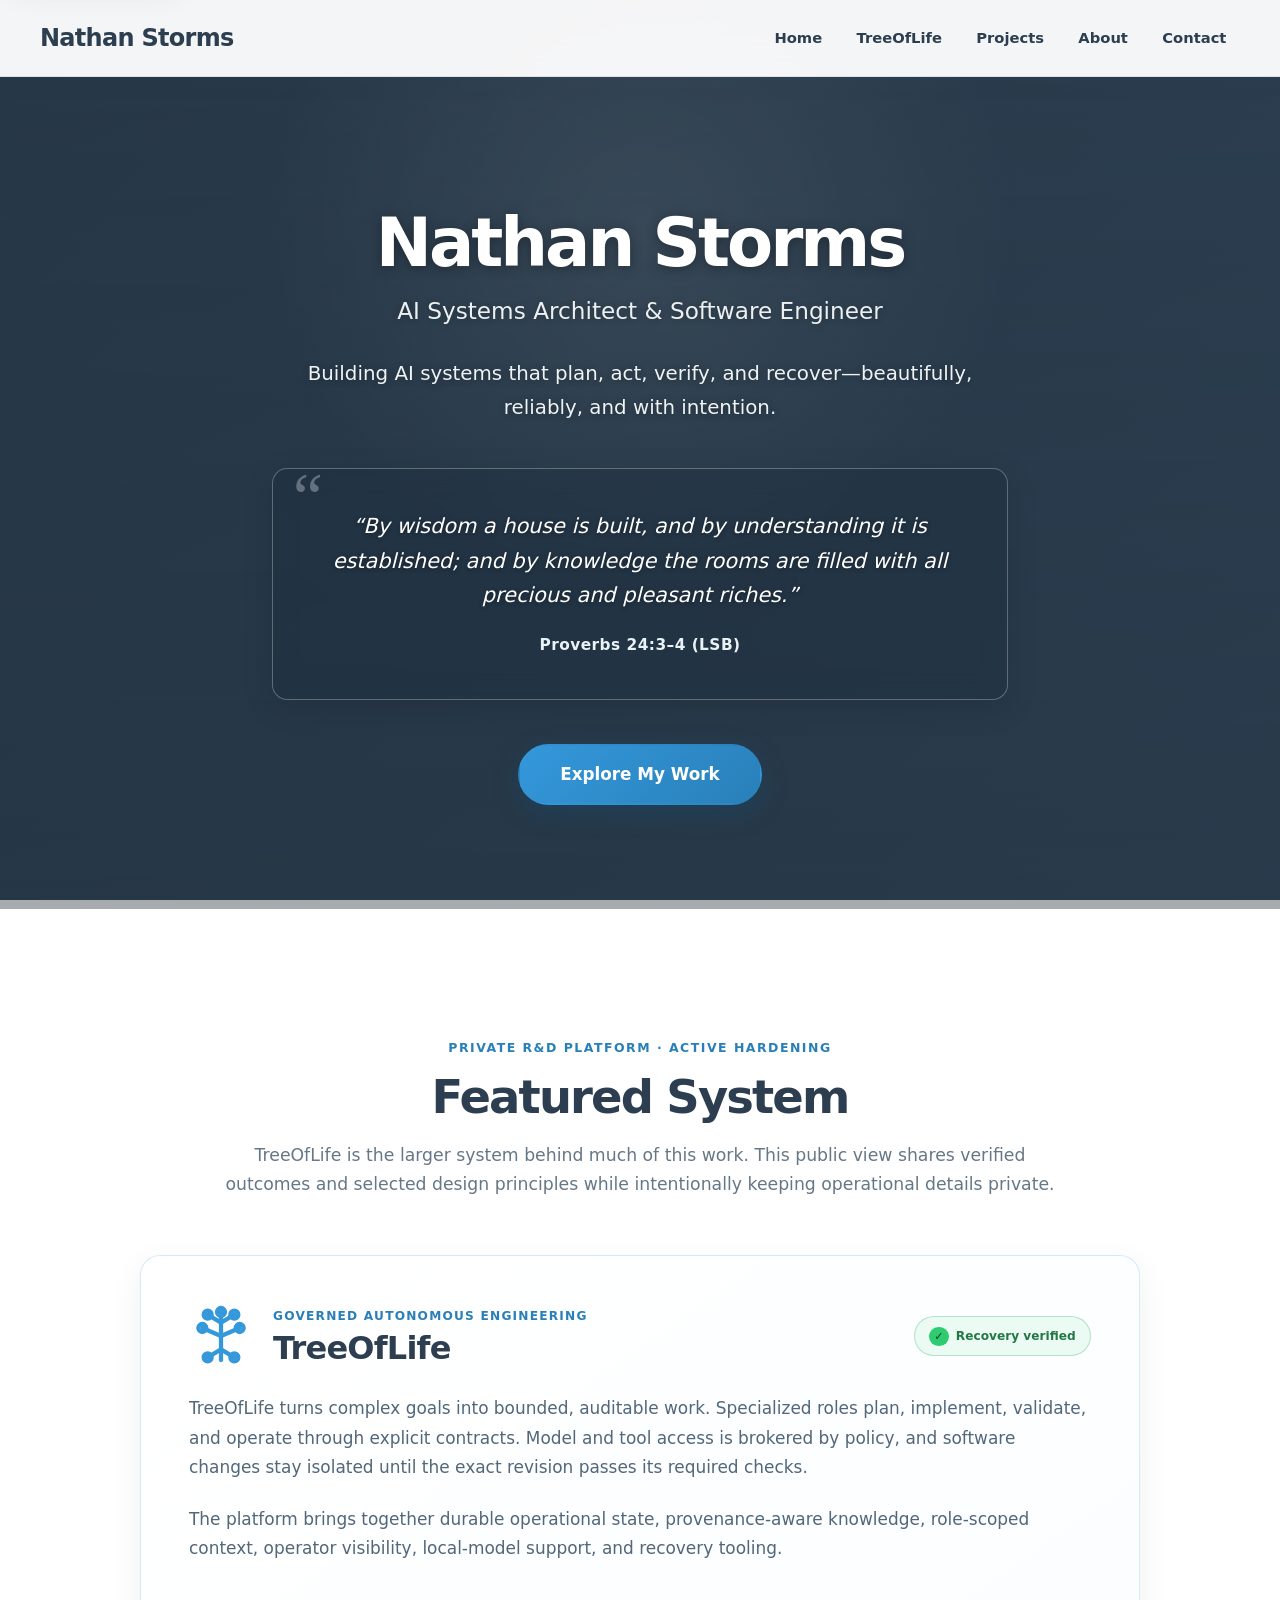
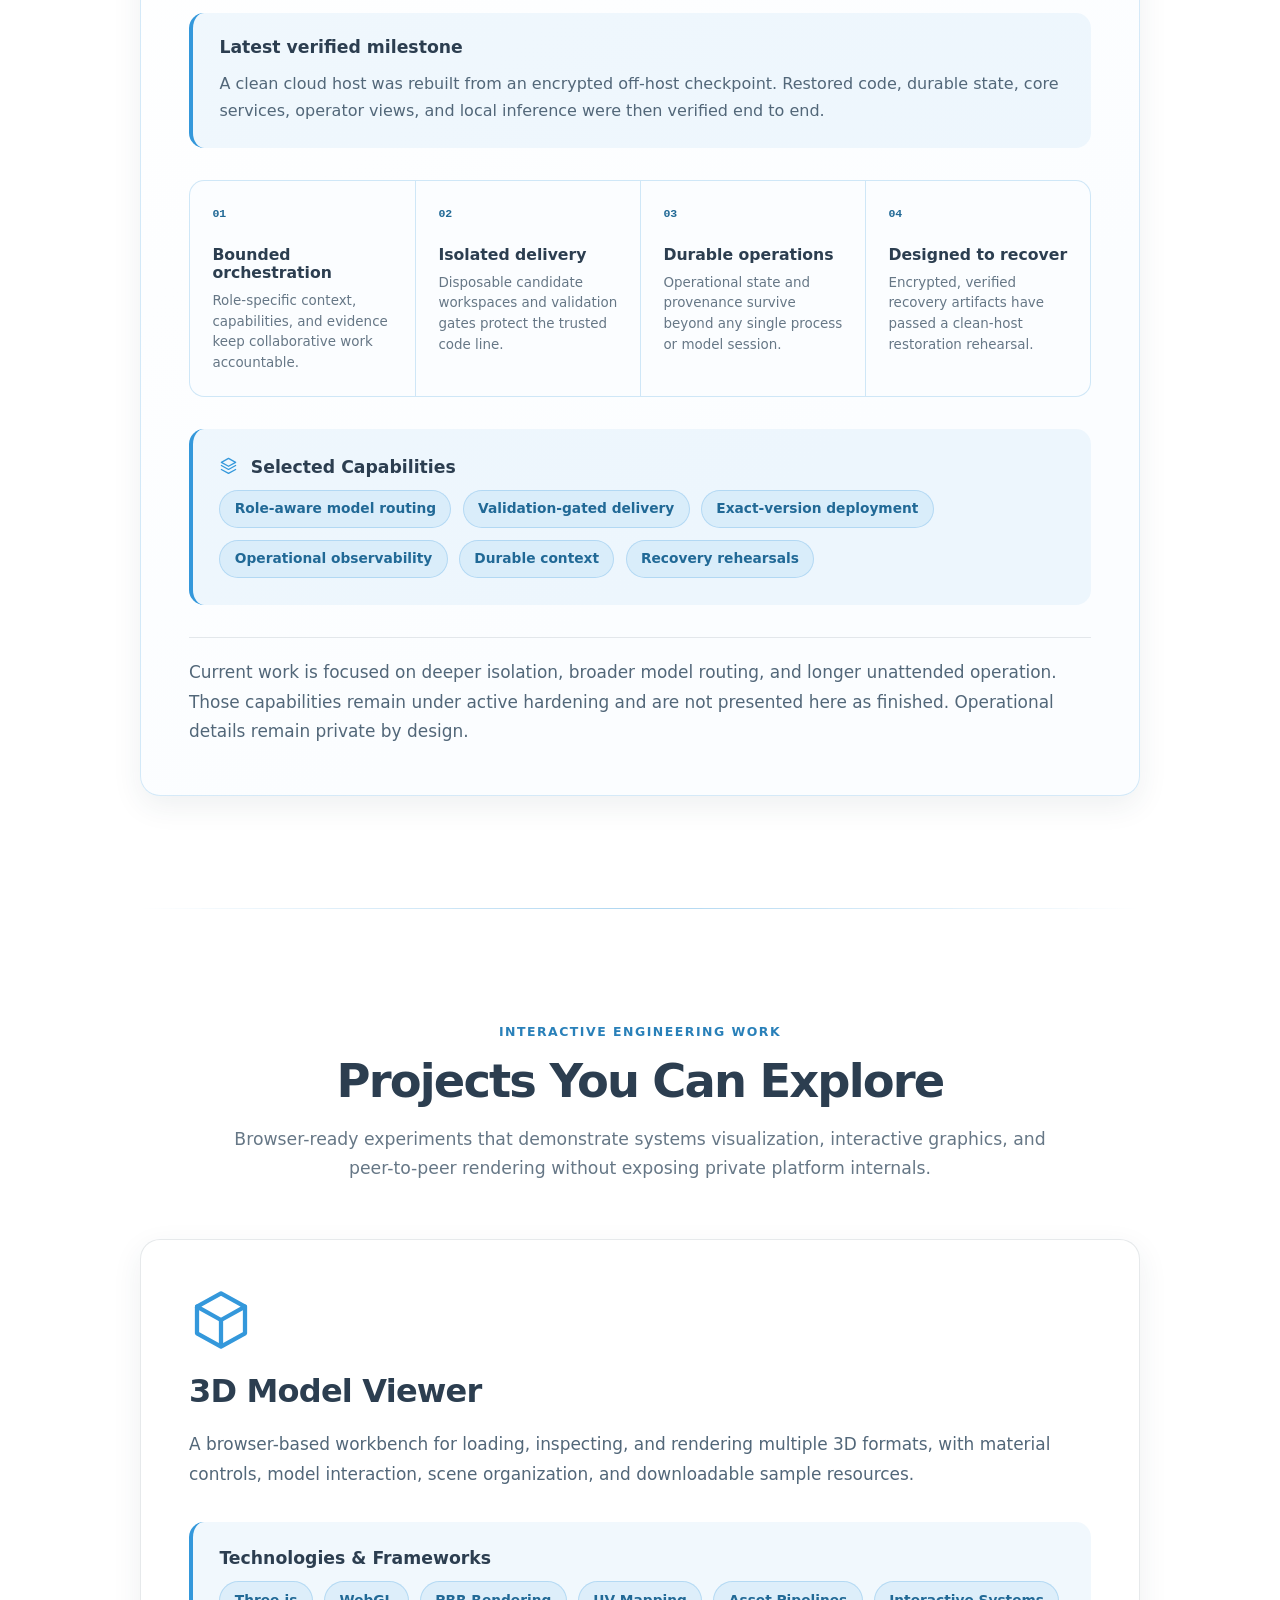
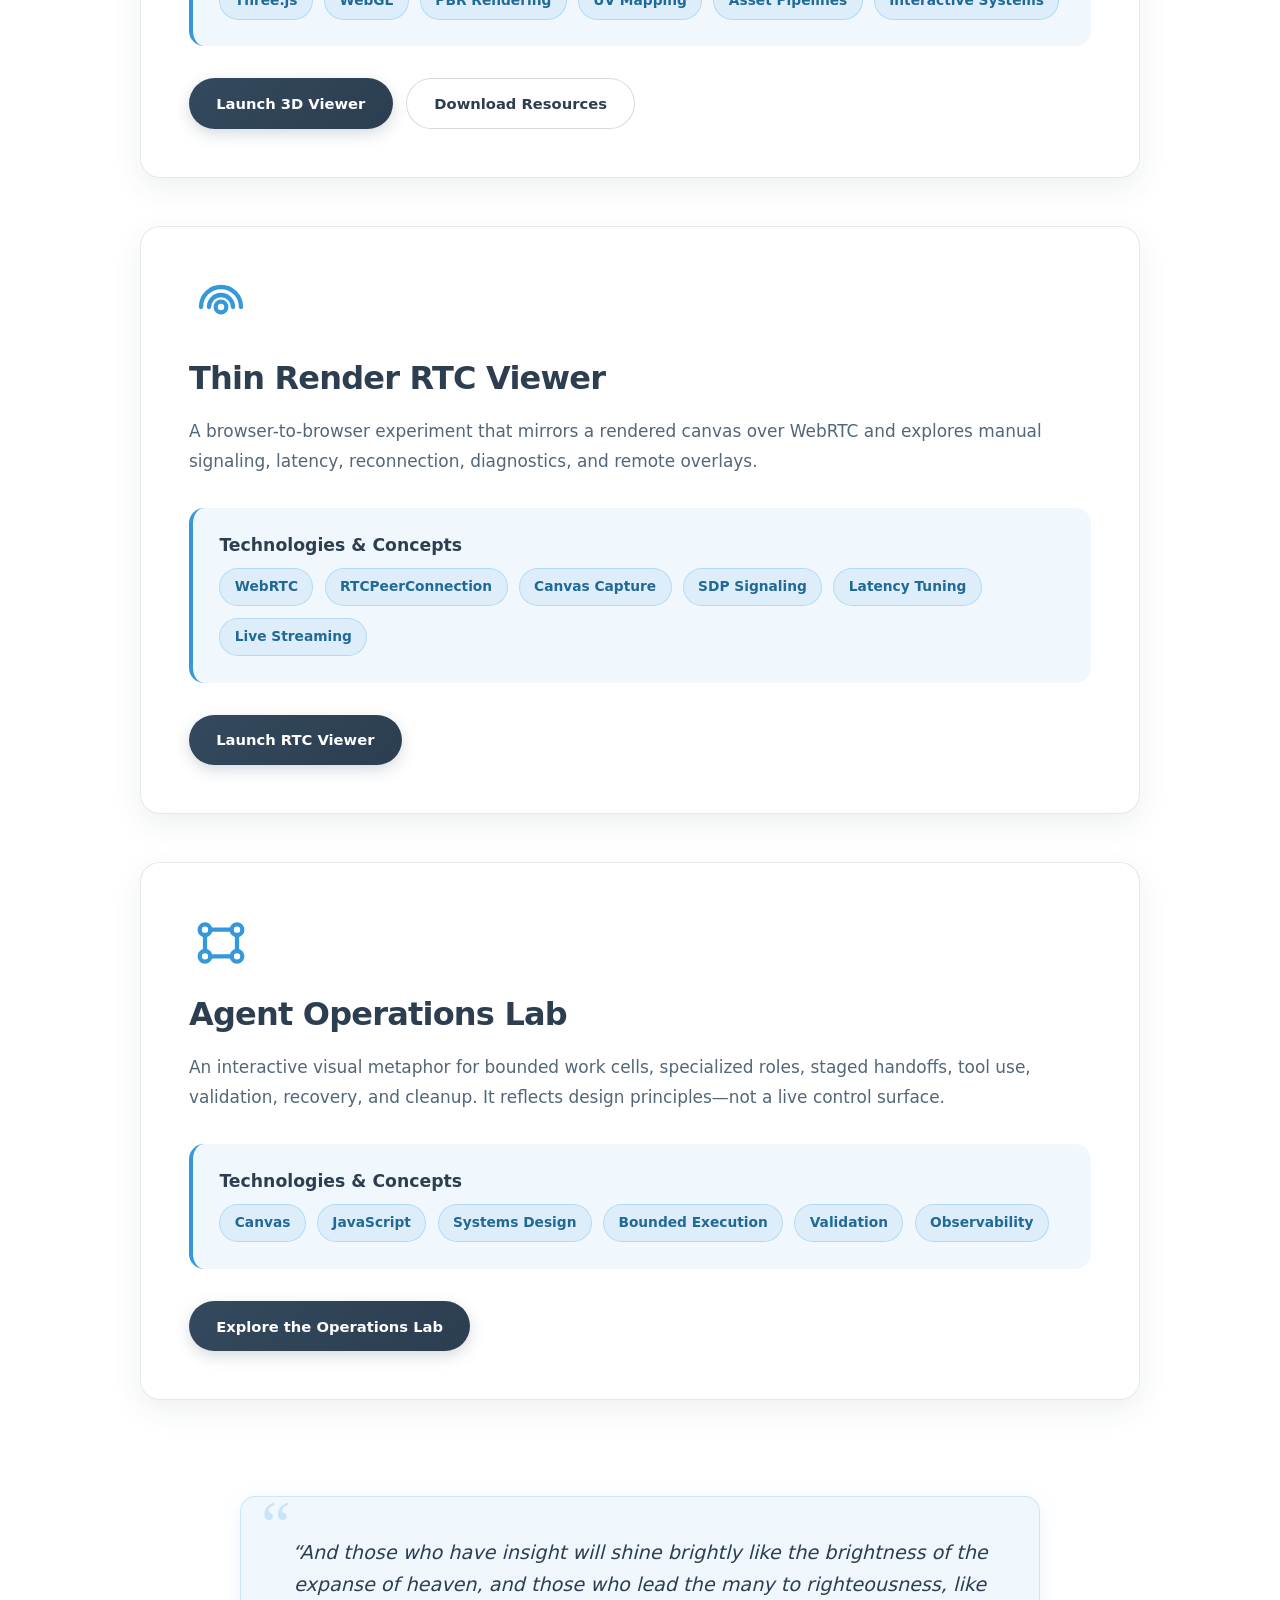
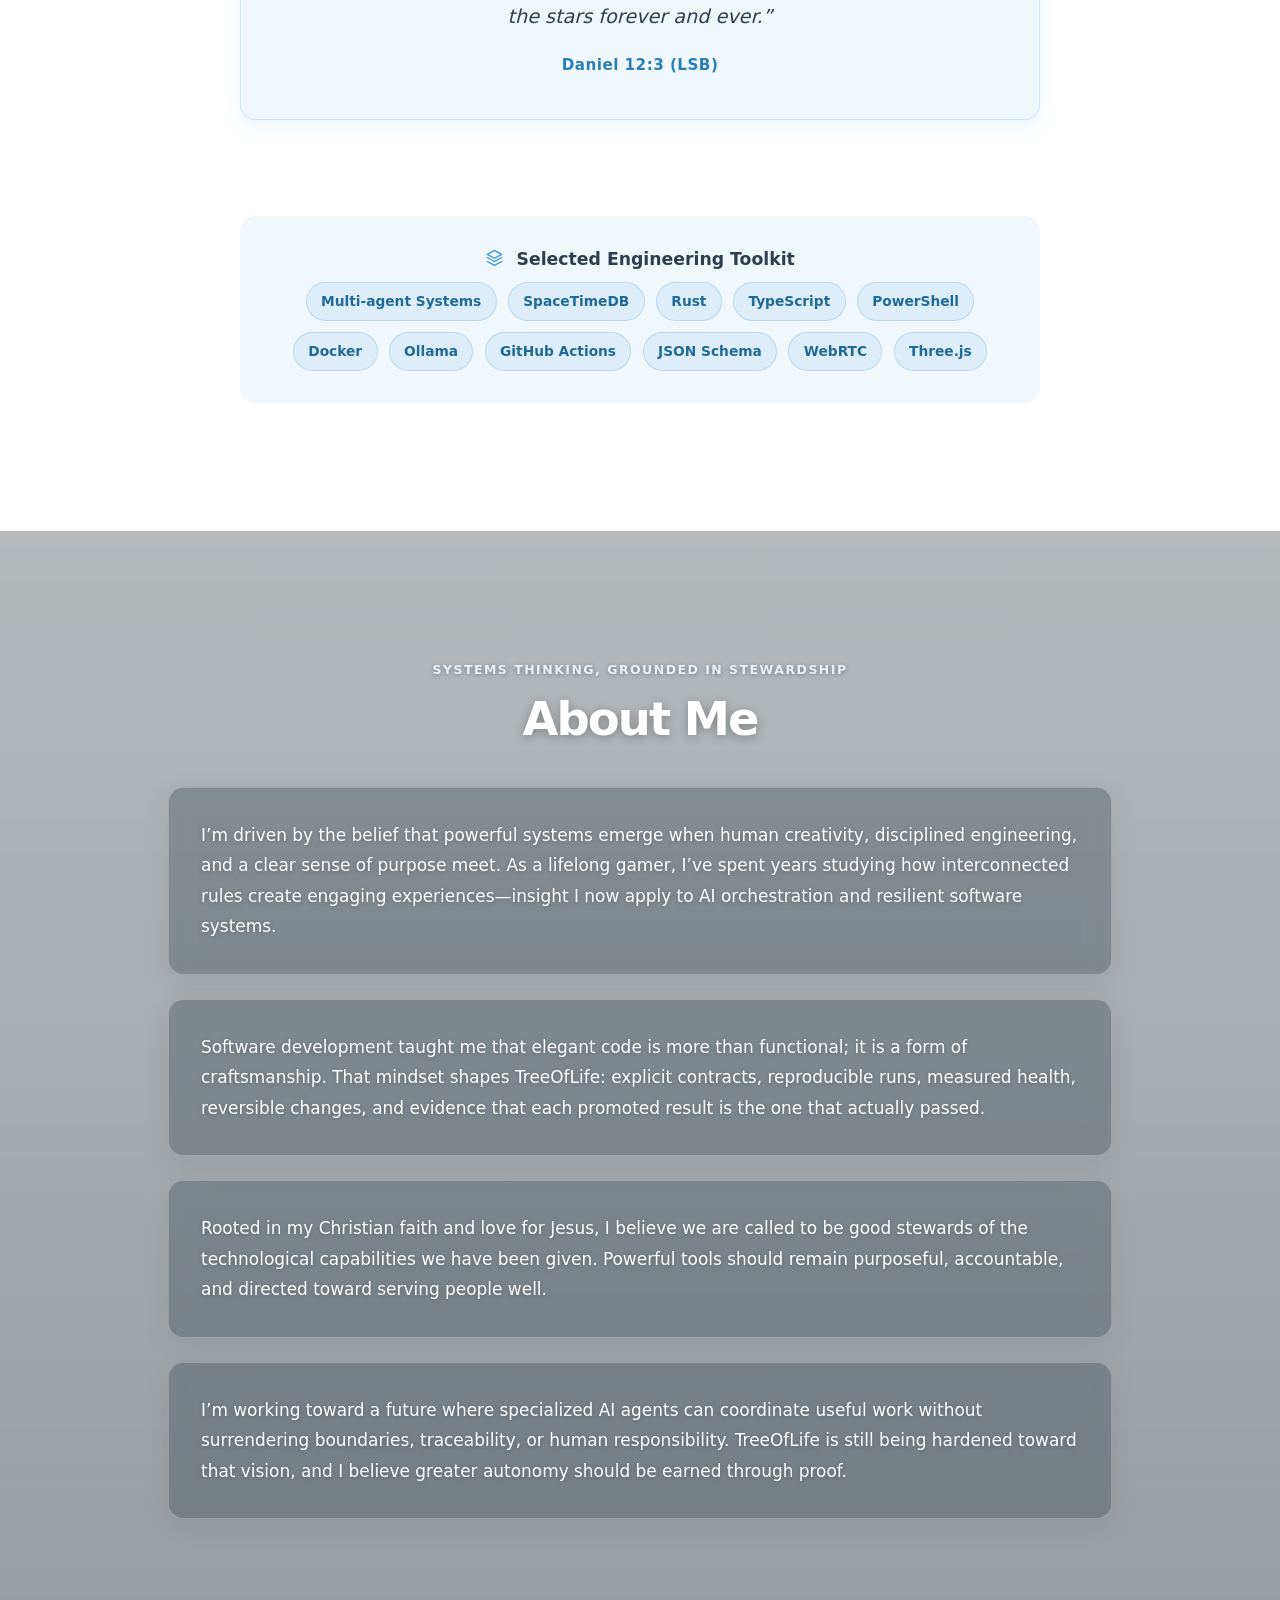
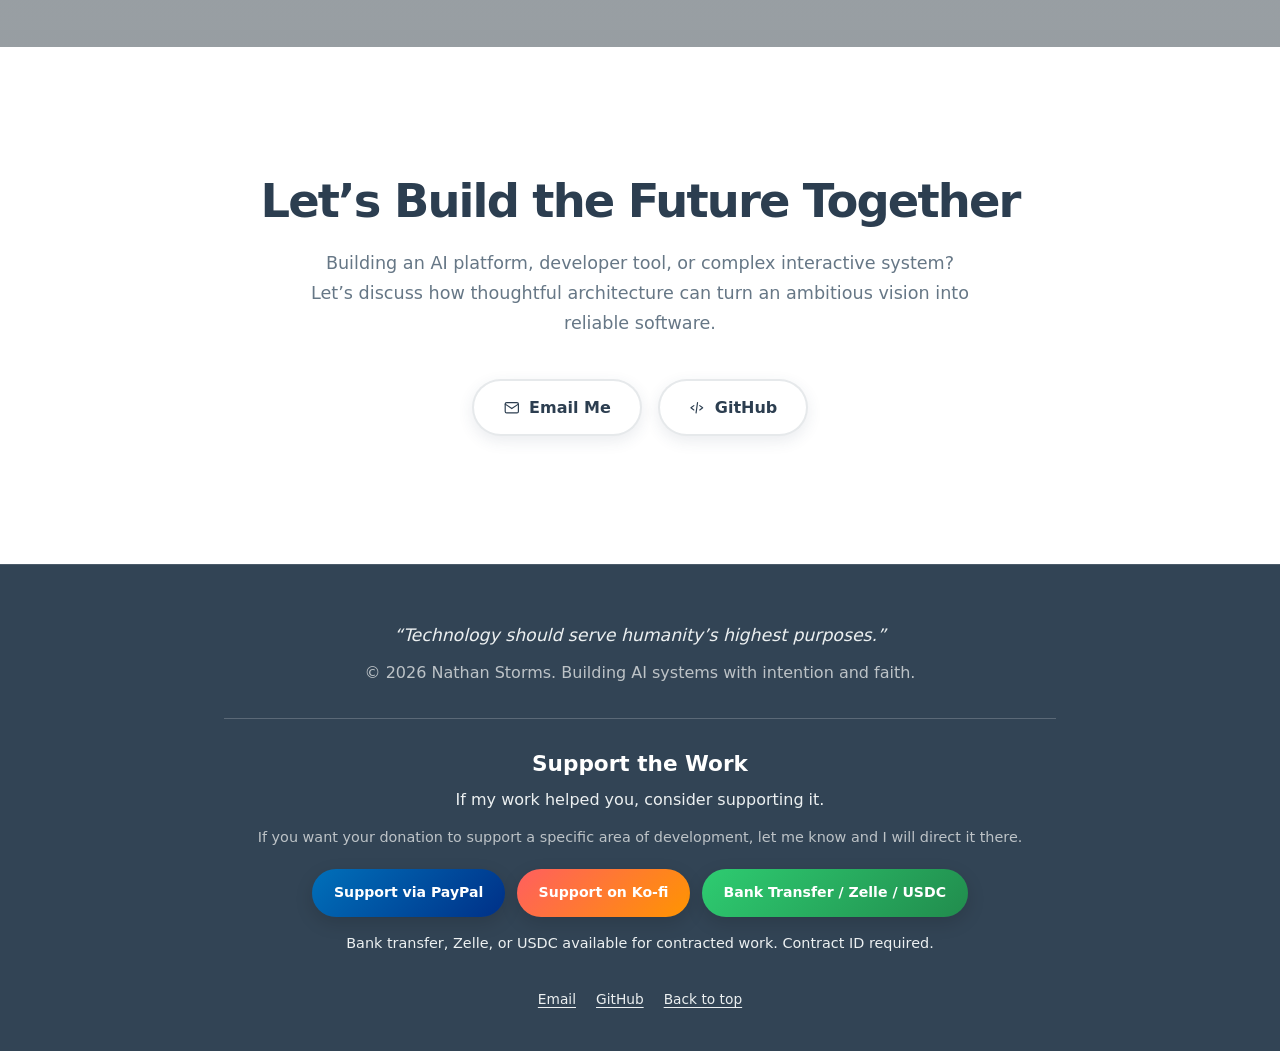
<file: index.html>
<!DOCTYPE html>
<html lang="en">
<head>
  <meta charset="utf-8">
  <meta name="viewport" content="width=device-width, initial-scale=1">
  <title>Nathan Storms | AI Systems Architect &amp; Software Engineer</title>
  <meta name="description" content="Nathan Storms builds governed AI systems with bounded execution, durable context, validation-gated delivery, and tested recovery.">
  <meta name="author" content="Nathan Storms">
  <meta name="theme-color" content="#2c3e50">
  <link rel="canonical" href="https://hero4383.github.io/Portfolio/">
  <link rel="icon" href="assets/favicon.svg" type="image/svg+xml">
  <link rel="stylesheet" href="assets/site.css">

  <meta property="og:type" content="website">
  <meta property="og:site_name" content="Nathan Storms Portfolio">
  <meta property="og:title" content="Nathan Storms | AI Systems Architect &amp; Software Engineer">
  <meta property="og:description" content="Governed AI systems, resilient automation, and interactive engineering work.">
  <meta property="og:url" content="https://hero4383.github.io/Portfolio/">
  <meta property="og:image" content="https://hero4383.github.io/Portfolio/assets/social-card.png">
  <meta property="og:image:width" content="1200">
  <meta property="og:image:height" content="630">
  <meta property="og:image:alt" content="Nathan Storms — AI Systems Architect and Software Engineer">
  <meta name="twitter:card" content="summary_large_image">
  <meta name="twitter:title" content="Nathan Storms | AI Systems Architect &amp; Software Engineer">
  <meta name="twitter:description" content="Governed AI systems, resilient automation, and interactive engineering work.">
  <meta name="twitter:image" content="https://hero4383.github.io/Portfolio/assets/social-card.png">

  <script type="application/ld+json">
  {
    "@context": "https://schema.org",
    "@type": "Person",
    "name": "Nathan Storms",
    "url": "https://hero4383.github.io/Portfolio/",
    "sameAs": ["https://github.com/Hero4383"],
    "jobTitle": "AI Systems Architect and Software Engineer",
    "knowsAbout": [
      "Multi-agent systems",
      "AI orchestration",
      "Software reliability",
      "Disaster recovery",
      "Interactive web engineering"
    ]
  }
  </script>
  <script src="assets/site.js" defer></script>
</head>
<body>
  <a class="skip-link" href="#main-content">Skip to content</a>

  <header class="site-header">
    <nav class="container header-inner" aria-label="Primary navigation">
      <a class="logo" href="#home" aria-label="Nathan Storms, home">Nathan Storms</a>
      <ul class="nav-links">
        <li><a href="#home">Home</a></li>
        <li><a href="#treeoflife">TreeOfLife</a></li>
        <li><a href="#interactive-work">Projects</a></li>
        <li><a href="#about">About</a></li>
        <li><a href="#contact">Contact</a></li>
      </ul>
    </nav>
  </header>

  <main id="main-content">
    <section class="hero" id="home" aria-labelledby="hero-title">
      <div class="container hero-content">
        <h1 id="hero-title">Nathan Storms</h1>
        <p class="hero-title">AI Systems Architect &amp; Software Engineer</p>
        <p class="hero-lede">Building AI systems that plan, act, verify, and recover—beautifully, reliably, and with intention.</p>

        <blockquote class="biblical-quote reveal">
          <p>“By wisdom a house is built, and by understanding it is established; and by knowledge the rooms are filled with all precious and pleasant riches.”</p>
          <cite>Proverbs 24:3–4 (LSB)</cite>
        </blockquote>

        <a class="cta-button" href="#projects">Explore My Work</a>
      </div>
    </section>

    <section class="projects" id="projects" aria-labelledby="featured-title">
      <div class="container">
        <header class="section-header reveal">
          <p class="eyebrow">Private R&amp;D platform <span aria-hidden="true">·</span> Active hardening</p>
          <h2 id="featured-title">Featured System</h2>
          <p>TreeOfLife is the larger system behind much of this work. This public view shares verified outcomes and selected design principles while intentionally keeping operational details private.</p>
        </header>

        <article class="project-card project-card-featured reveal" id="treeoflife">
          <div class="card-heading">
            <span class="project-icon" aria-hidden="true">
              <svg viewBox="0 0 24 24" fill="none" stroke="currentColor" stroke-width="1.6" stroke-linecap="round" stroke-linejoin="round">
                <path d="M12 3v18"></path>
                <path d="M12 7 7 4M12 7l5-3M12 12l-7-3M12 12l7-3M12 17l-5 3M12 17l5 3"></path>
                <circle cx="12" cy="3" r="1.5"></circle>
                <circle cx="7" cy="4" r="1.5"></circle>
                <circle cx="17" cy="4" r="1.5"></circle>
                <circle cx="5" cy="9" r="1.5"></circle>
                <circle cx="19" cy="9" r="1.5"></circle>
                <circle cx="7" cy="20" r="1.5"></circle>
                <circle cx="17" cy="20" r="1.5"></circle>
              </svg>
            </span>
            <div class="card-title-group">
              <p class="project-kicker">Governed autonomous engineering</p>
              <h3>TreeOfLife</h3>
            </div>
            <span class="verified-badge"><span aria-hidden="true">✓</span> Recovery verified</span>
          </div>

          <div class="project-story">
            <p>TreeOfLife turns complex goals into bounded, auditable work. Specialized roles plan, implement, validate, and operate through explicit contracts. Model and tool access is brokered by policy, and software changes stay isolated until the exact revision passes its required checks.</p>
            <p>The platform brings together durable operational state, provenance-aware knowledge, role-scoped context, operator visibility, local-model support, and recovery tooling.</p>
          </div>

          <aside class="milestone-panel" aria-labelledby="milestone-title">
            <h4 id="milestone-title">Latest verified milestone</h4>
            <p>A clean cloud host was rebuilt from an encrypted off-host checkpoint. Restored code, durable state, core services, operator views, and local inference were then verified end to end.</p>
          </aside>

          <ul class="proof-grid">
            <li>
              <span>01</span>
              <h4>Bounded orchestration</h4>
              <p>Role-specific context, capabilities, and evidence keep collaborative work accountable.</p>
            </li>
            <li>
              <span>02</span>
              <h4>Isolated delivery</h4>
              <p>Disposable candidate workspaces and validation gates protect the trusted code line.</p>
            </li>
            <li>
              <span>03</span>
              <h4>Durable operations</h4>
              <p>Operational state and provenance survive beyond any single process or model session.</p>
            </li>
            <li>
              <span>04</span>
              <h4>Designed to recover</h4>
              <p>Encrypted, verified recovery artifacts have passed a clean-host restoration rehearsal.</p>
            </li>
          </ul>

          <div class="tech-stack">
            <h4>
              <span class="heading-icon" aria-hidden="true">
                <svg viewBox="0 0 24 24" fill="none" stroke="currentColor" stroke-width="1.6" stroke-linecap="round" stroke-linejoin="round">
                  <path d="M12 3l9 5-9 5-9-5 9-5z"></path>
                  <path d="M3 12l9 5 9-5M3 17l9 5 9-5"></path>
                </svg>
              </span>
              Selected Capabilities
            </h4>
            <ul class="tech-tags">
              <li>Role-aware model routing</li>
              <li>Validation-gated delivery</li>
              <li>Exact-version deployment</li>
              <li>Operational observability</li>
              <li>Durable context</li>
              <li>Recovery rehearsals</li>
            </ul>
          </div>

          <p class="honesty-note">Current work is focused on deeper isolation, broader model routing, and longer unattended operation. Those capabilities remain under active hardening and are not presented here as finished. Operational details remain private by design.</p>
        </article>

        <div class="section-divider" aria-hidden="true"></div>

        <header class="section-header reveal" id="interactive-work">
          <p class="eyebrow">Interactive engineering work</p>
          <h2>Projects You Can Explore</h2>
          <p>Browser-ready experiments that demonstrate systems visualization, interactive graphics, and peer-to-peer rendering without exposing private platform internals.</p>
        </header>

        <div class="project-grid">
          <article class="project-card reveal">
            <span class="project-icon" aria-hidden="true">
              <svg viewBox="0 0 24 24" fill="none" stroke="currentColor" stroke-width="1.6" stroke-linecap="round" stroke-linejoin="round">
                <path d="M12 2l9 5-9 5-9-5 9-5z"></path>
                <path d="M3 7v10l9 5 9-5V7M12 12v10"></path>
              </svg>
            </span>
            <h3>3D Model Viewer</h3>
            <p>A browser-based workbench for loading, inspecting, and rendering multiple 3D formats, with material controls, model interaction, scene organization, and downloadable sample resources.</p>

            <div class="tech-stack">
              <h4>Technologies &amp; Frameworks</h4>
              <ul class="tech-tags">
                <li>Three.js</li>
                <li>WebGL</li>
                <li>PBR Rendering</li>
                <li>UV Mapping</li>
                <li>Asset Pipelines</li>
                <li>Interactive Systems</li>
              </ul>
            </div>

            <div class="project-links">
              <a class="project-link" href="3d-model-viewer/">Launch 3D Viewer</a>
              <a class="project-link project-link-secondary" href="3d-model-viewer/extra-resources.zip" download>Download Resources</a>
            </div>
          </article>

          <article class="project-card reveal">
            <span class="project-icon" aria-hidden="true">
              <svg viewBox="0 0 24 24" fill="none" stroke="currentColor" stroke-width="1.6" stroke-linecap="round" stroke-linejoin="round">
                <circle cx="12" cy="12" r="2"></circle>
                <path d="M4.5 12a7.5 7.5 0 0 1 15 0M7.5 12a4.5 4.5 0 0 1 9 0"></path>
              </svg>
            </span>
            <h3>Thin Render RTC Viewer</h3>
            <p>A browser-to-browser experiment that mirrors a rendered canvas over WebRTC and explores manual signaling, latency, reconnection, diagnostics, and remote overlays.</p>

            <div class="tech-stack">
              <h4>Technologies &amp; Concepts</h4>
              <ul class="tech-tags">
                <li>WebRTC</li>
                <li>RTCPeerConnection</li>
                <li>Canvas Capture</li>
                <li>SDP Signaling</li>
                <li>Latency Tuning</li>
                <li>Live Streaming</li>
              </ul>
            </div>

            <div class="project-links">
              <a class="project-link" href="rtc-viewer/">Launch RTC Viewer</a>
            </div>
          </article>

          <article class="project-card reveal">
            <span class="project-icon" aria-hidden="true">
              <svg viewBox="0 0 24 24" fill="none" stroke="currentColor" stroke-width="1.6" stroke-linecap="round" stroke-linejoin="round">
                <circle cx="6" cy="7" r="2"></circle>
                <circle cx="18" cy="7" r="2"></circle>
                <circle cx="6" cy="17" r="2"></circle>
                <circle cx="18" cy="17" r="2"></circle>
                <path d="M8 7h8M6 9v6M18 9v6M8 17h8"></path>
              </svg>
            </span>
            <h3>Agent Operations Lab</h3>
            <p>An interactive visual metaphor for bounded work cells, specialized roles, staged handoffs, tool use, validation, recovery, and cleanup. It reflects design principles—not a live control surface.</p>

            <div class="tech-stack">
              <h4>Technologies &amp; Concepts</h4>
              <ul class="tech-tags">
                <li>Canvas</li>
                <li>JavaScript</li>
                <li>Systems Design</li>
                <li>Bounded Execution</li>
                <li>Validation</li>
                <li>Observability</li>
              </ul>
            </div>

            <div class="project-links">
              <a class="project-link" href="container-llm-lab/">Explore the Operations Lab</a>
            </div>
          </article>
        </div>

        <blockquote class="biblical-quote-projects reveal">
          <p>“And those who have insight will shine brightly like the brightness of the expanse of heaven, and those who lead the many to righteousness, like the stars forever and ever.”</p>
          <cite>Daniel 12:3 (LSB)</cite>
        </blockquote>

        <section class="core-toolkit reveal" aria-labelledby="toolkit-title">
          <div class="tech-stack">
            <h3 id="toolkit-title">
              <span class="heading-icon" aria-hidden="true">
                <svg viewBox="0 0 24 24" fill="none" stroke="currentColor" stroke-width="1.6" stroke-linecap="round" stroke-linejoin="round">
                  <path d="M12 3l9 5-9 5-9-5 9-5z"></path>
                  <path d="M3 12l9 5 9-5M3 17l9 5 9-5"></path>
                </svg>
              </span>
              Selected Engineering Toolkit
            </h3>
            <ul class="tech-tags">
              <li>Multi-agent Systems</li>
              <li>SpaceTimeDB</li>
              <li>Rust</li>
              <li>TypeScript</li>
              <li>PowerShell</li>
              <li>Docker</li>
              <li>Ollama</li>
              <li>GitHub Actions</li>
              <li>JSON Schema</li>
              <li>WebRTC</li>
              <li>Three.js</li>
            </ul>
          </div>
        </section>
      </div>
    </section>

    <section class="about" id="about" aria-labelledby="about-title">
      <div class="container about-content">
        <header class="about-header reveal">
          <p class="eyebrow eyebrow-light">Systems thinking, grounded in stewardship</p>
          <h2 id="about-title">About Me</h2>
        </header>

        <div class="about-text">
          <p class="about-paragraph reveal">I’m driven by the belief that powerful systems emerge when human creativity, disciplined engineering, and a clear sense of purpose meet. As a lifelong gamer, I’ve spent years studying how interconnected rules create engaging experiences—insight I now apply to AI orchestration and resilient software systems.</p>
          <p class="about-paragraph reveal">Software development taught me that elegant code is more than functional; it is a form of craftsmanship. That mindset shapes TreeOfLife: explicit contracts, reproducible runs, measured health, reversible changes, and evidence that each promoted result is the one that actually passed.</p>
          <p class="about-paragraph reveal">Rooted in my Christian faith and love for Jesus, I believe we are called to be good stewards of the technological capabilities we have been given. Powerful tools should remain purposeful, accountable, and directed toward serving people well.</p>
          <p class="about-paragraph reveal">I’m working toward a future where specialized AI agents can coordinate useful work without surrendering boundaries, traceability, or human responsibility. TreeOfLife is still being hardened toward that vision, and I believe greater autonomy should be earned through proof.</p>
        </div>
      </div>
    </section>

    <section class="contact" id="contact" aria-labelledby="contact-title">
      <div class="container reveal">
        <h2 id="contact-title">Let’s Build the Future Together</h2>
        <p>Building an AI platform, developer tool, or complex interactive system? Let’s discuss how thoughtful architecture can turn an ambitious vision into reliable software.</p>
        <div class="contact-links">
          <a class="contact-link" href="mailto:ittnathanstorms@gmail.com">
            <svg viewBox="0 0 24 24" fill="none" stroke="currentColor" stroke-width="1.6" stroke-linecap="round" stroke-linejoin="round" aria-hidden="true">
              <rect x="3" y="5" width="18" height="14" rx="2"></rect>
              <path d="M3 7l9 6 9-6"></path>
            </svg>
            Email Me
          </a>
          <a class="contact-link" href="https://github.com/Hero4383" rel="noopener noreferrer">
            <svg viewBox="0 0 24 24" fill="none" stroke="currentColor" stroke-width="1.6" stroke-linecap="round" stroke-linejoin="round" aria-hidden="true">
              <path d="M8 9l-4 3 4 3M16 9l4 3-4 3M11 19l2-14"></path>
            </svg>
            GitHub
          </a>
        </div>
      </div>
    </section>
  </main>

  <footer class="site-footer">
    <div class="container footer-content">
      <p class="footer-quote">“Technology should serve humanity’s highest purposes.”</p>
      <p>© 2026 Nathan Storms. Building AI systems with intention and faith.</p>

      <section class="support-panel" aria-labelledby="support-title">
        <h2 id="support-title">Support the Work</h2>
        <p>If my work helped you, consider supporting it.</p>
        <p class="support-note">If you want your donation to support a specific area of development, let me know and I will direct it there.</p>
        <div class="support-links">
          <a class="support-link support-paypal" href="https://www.paypal.com/donate/?business=nathanstorms%40ymail.com&amp;no_recurring=0&amp;currency_code=USD" target="_blank" rel="noopener noreferrer">Support via PayPal</a>
          <a class="support-link support-kofi" href="https://ko-fi.com/nathanstorms" target="_blank" rel="noopener noreferrer">Support on Ko-fi</a>
          <a class="support-link support-direct" href="bank-transfer/">Bank Transfer / Zelle / USDC</a>
        </div>
        <p class="payment-note">Bank transfer, Zelle, or USDC available for contracted work. Contract ID required.</p>
      </section>

      <nav class="footer-nav" aria-label="Footer navigation">
        <a href="mailto:ittnathanstorms@gmail.com">Email</a>
        <a href="https://github.com/Hero4383" rel="noopener noreferrer">GitHub</a>
        <a href="#home">Back to top</a>
      </nav>
    </div>
  </footer>
</body>
</html>
</file>
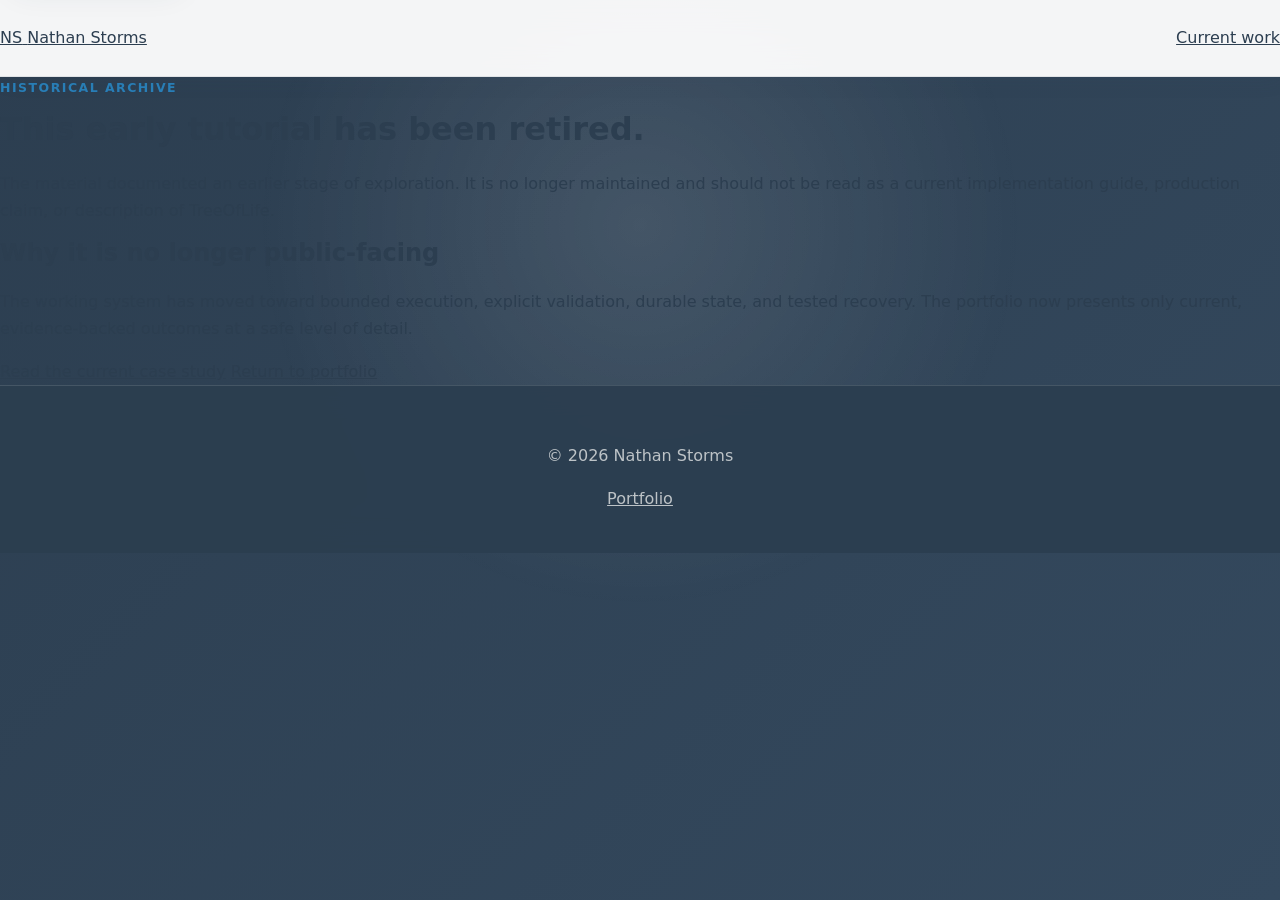
<file: ai-orchestration-tutorial/index.html>
<!DOCTYPE html>
<html lang="en">
<head>
  <meta charset="utf-8">
  <meta name="viewport" content="width=device-width, initial-scale=1">
  <meta name="robots" content="noindex, nofollow">
  <title>Learning Archive Retired | Nathan Storms</title>
  <meta name="description" content="This early learning archive has been retired and is not a current product or implementation guide.">
  <meta name="theme-color" content="#081411">
  <link rel="icon" href="../assets/favicon.svg" type="image/svg+xml">
  <link rel="stylesheet" href="../assets/site.css">
</head>
<body class="policy-page">
  <a class="skip-link" href="#main-content">Skip to content</a>
  <header class="site-header">
    <div class="shell header-inner">
      <a class="brand" href="../">
        <span class="brand-mark" aria-hidden="true">NS</span>
        <span>Nathan Storms</span>
      </a>
      <a class="policy-nav-link" href="../#projects">Current work</a>
    </div>
  </header>

  <main id="main-content" class="policy-main">
    <div class="shell policy-shell">
      <p class="eyebrow"><span aria-hidden="true"></span> Historical archive</p>
      <h1>This early tutorial has been retired.</h1>
      <p class="policy-lede">
        The material documented an earlier stage of exploration. It is no longer maintained and should
        not be read as a current implementation guide, production claim, or description of TreeOfLife.
      </p>
      <section class="policy-card" aria-labelledby="archive-title">
        <h2 id="archive-title">Why it is no longer public-facing</h2>
        <p>
          The working system has moved toward bounded execution, explicit validation, durable state, and
          tested recovery. The portfolio now presents only current, evidence-backed outcomes at a safe level of detail.
        </p>
      </section>
      <div class="policy-actions">
        <a class="button button-primary" href="../#treeoflife">Read the current case study</a>
        <a class="button button-secondary" href="../">Return to portfolio</a>
      </div>
    </div>
  </main>

  <footer class="site-footer policy-footer">
    <div class="shell footer-grid">
      <p>© 2026 Nathan Storms</p>
      <a href="../">Portfolio</a>
    </div>
  </footer>
</body>
</html>
</file>
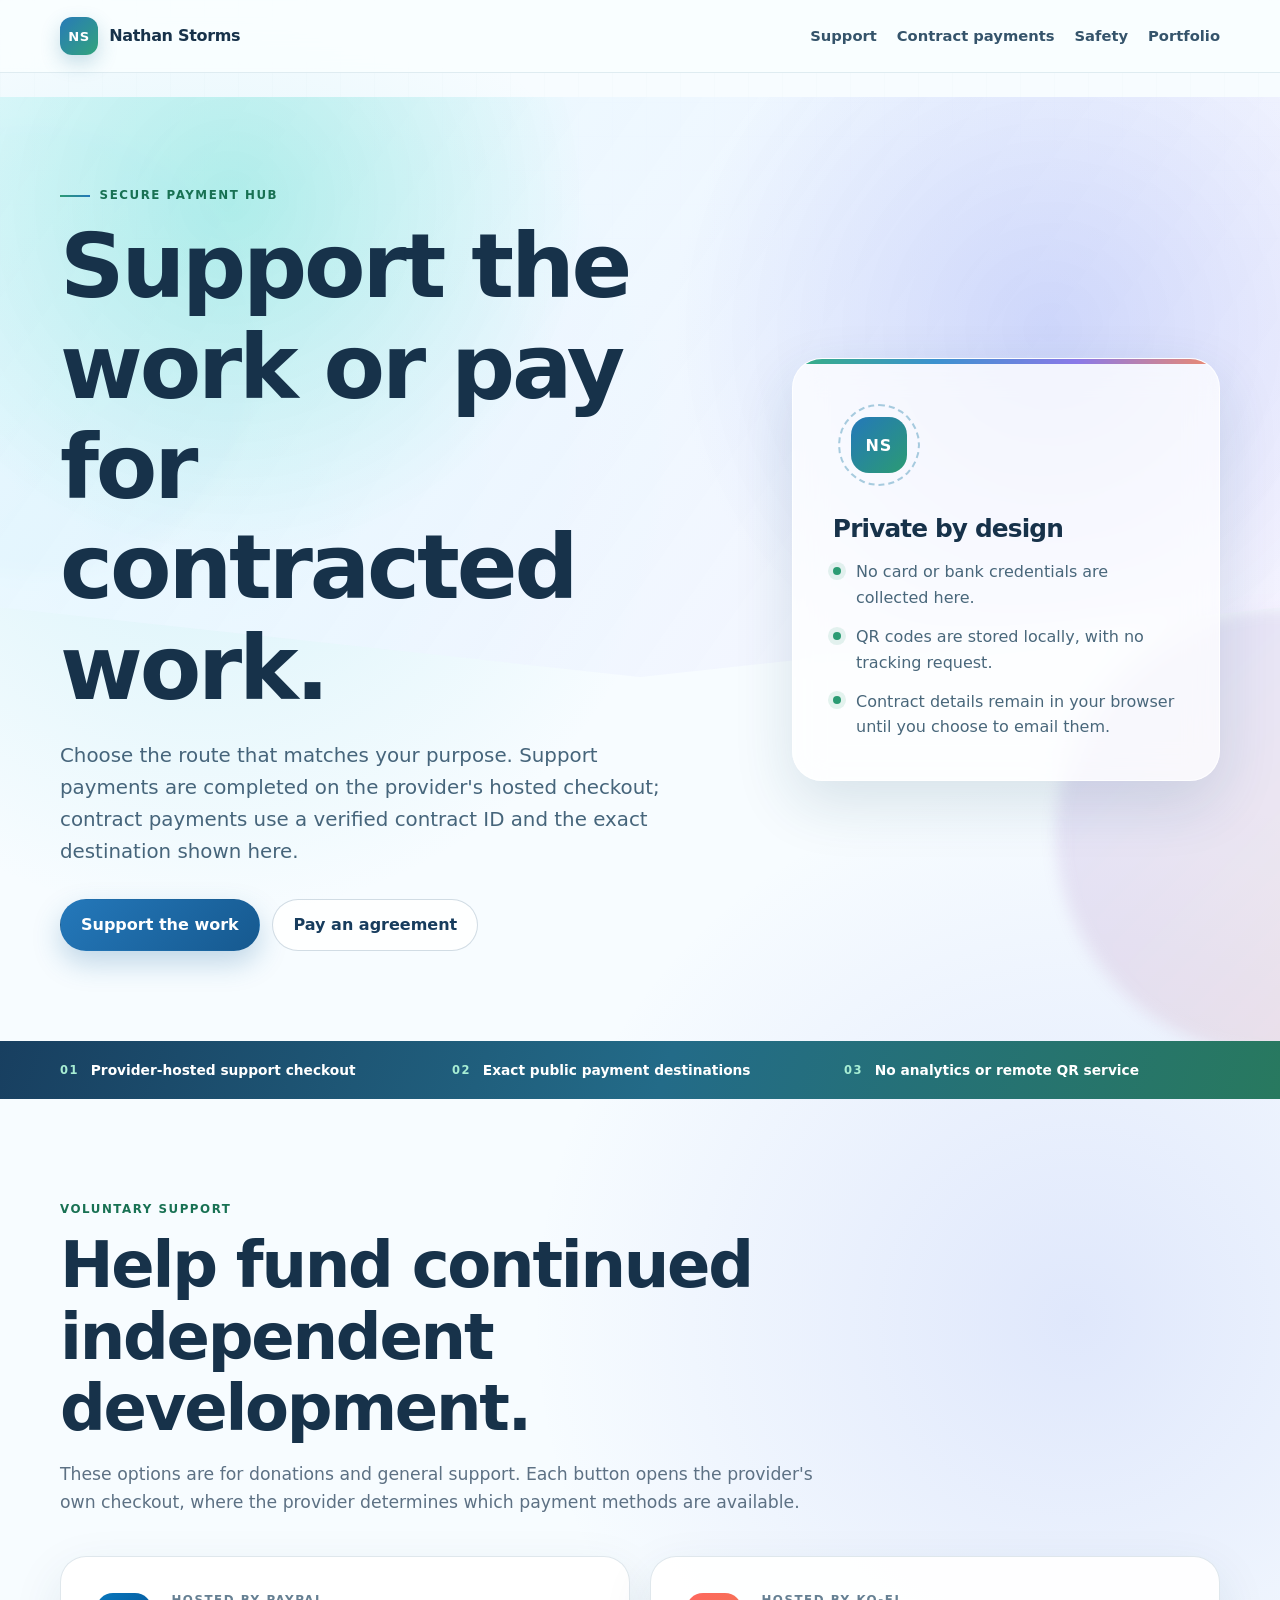
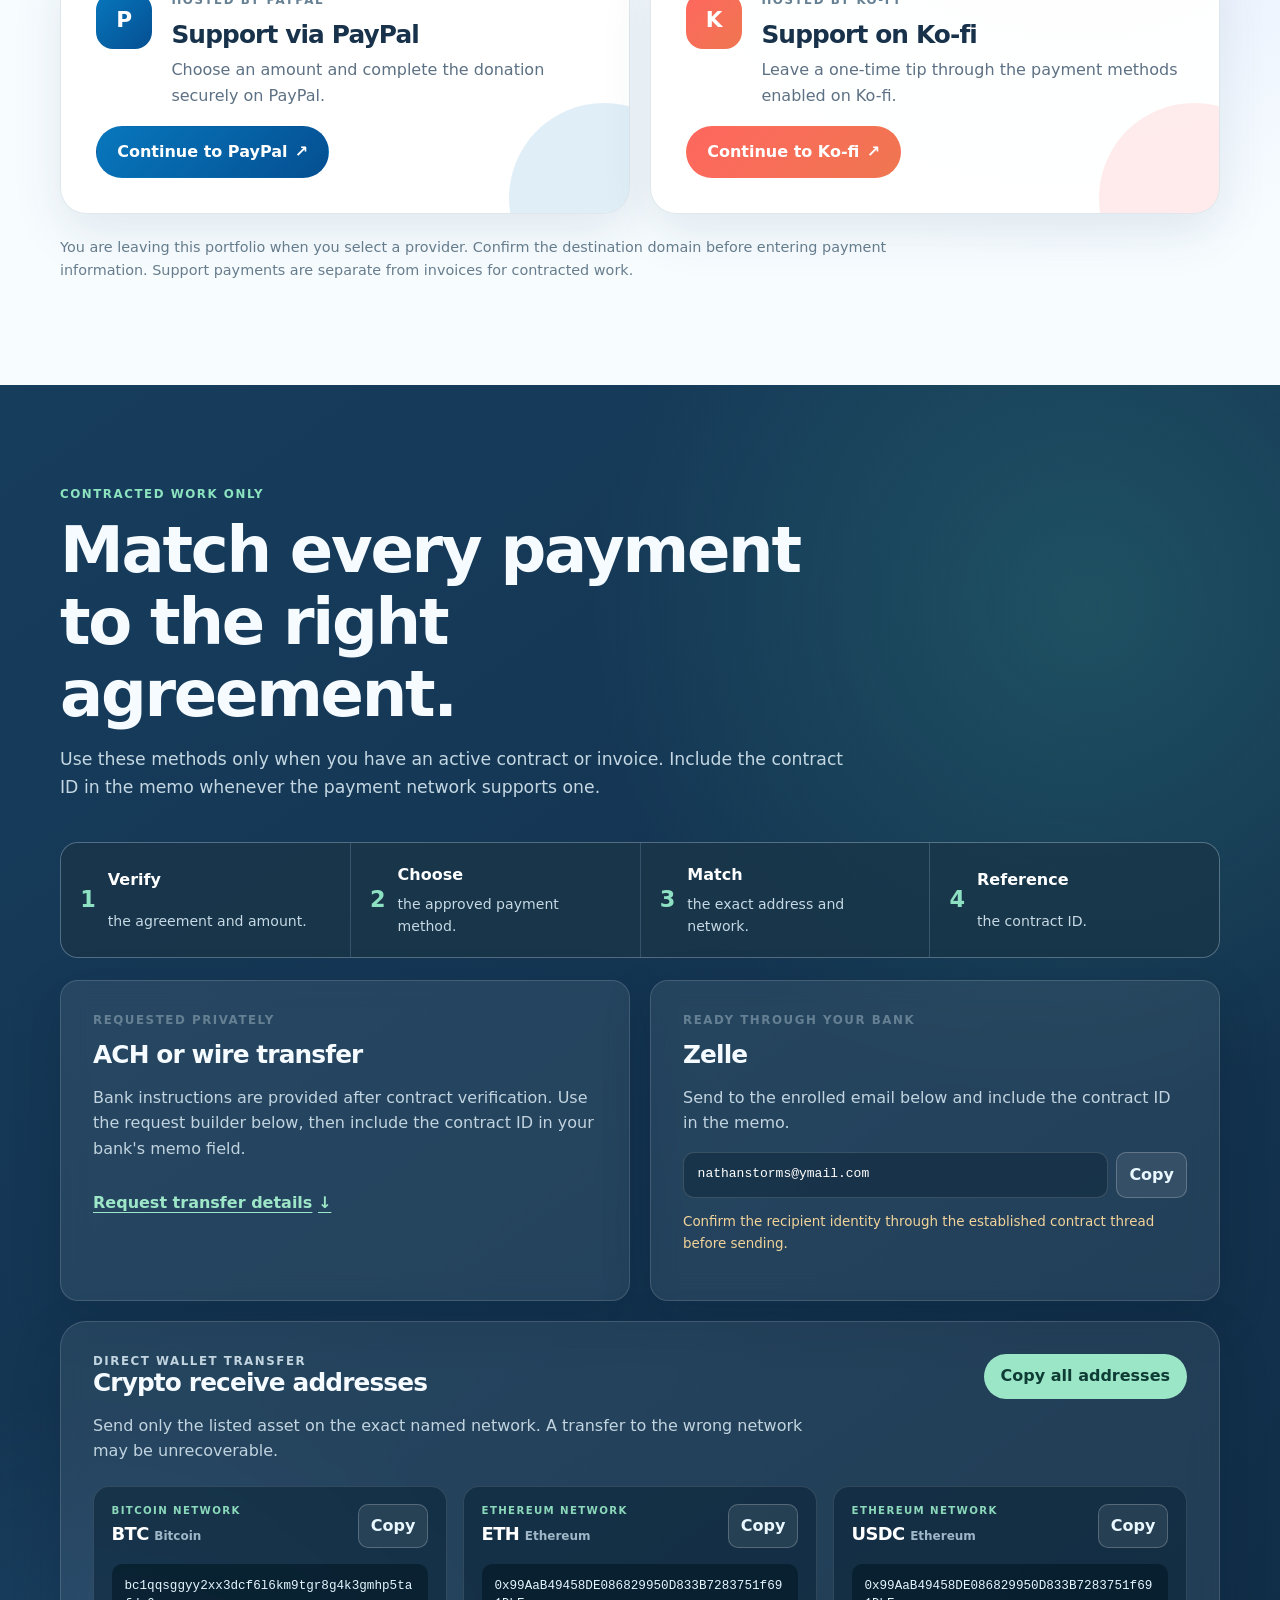
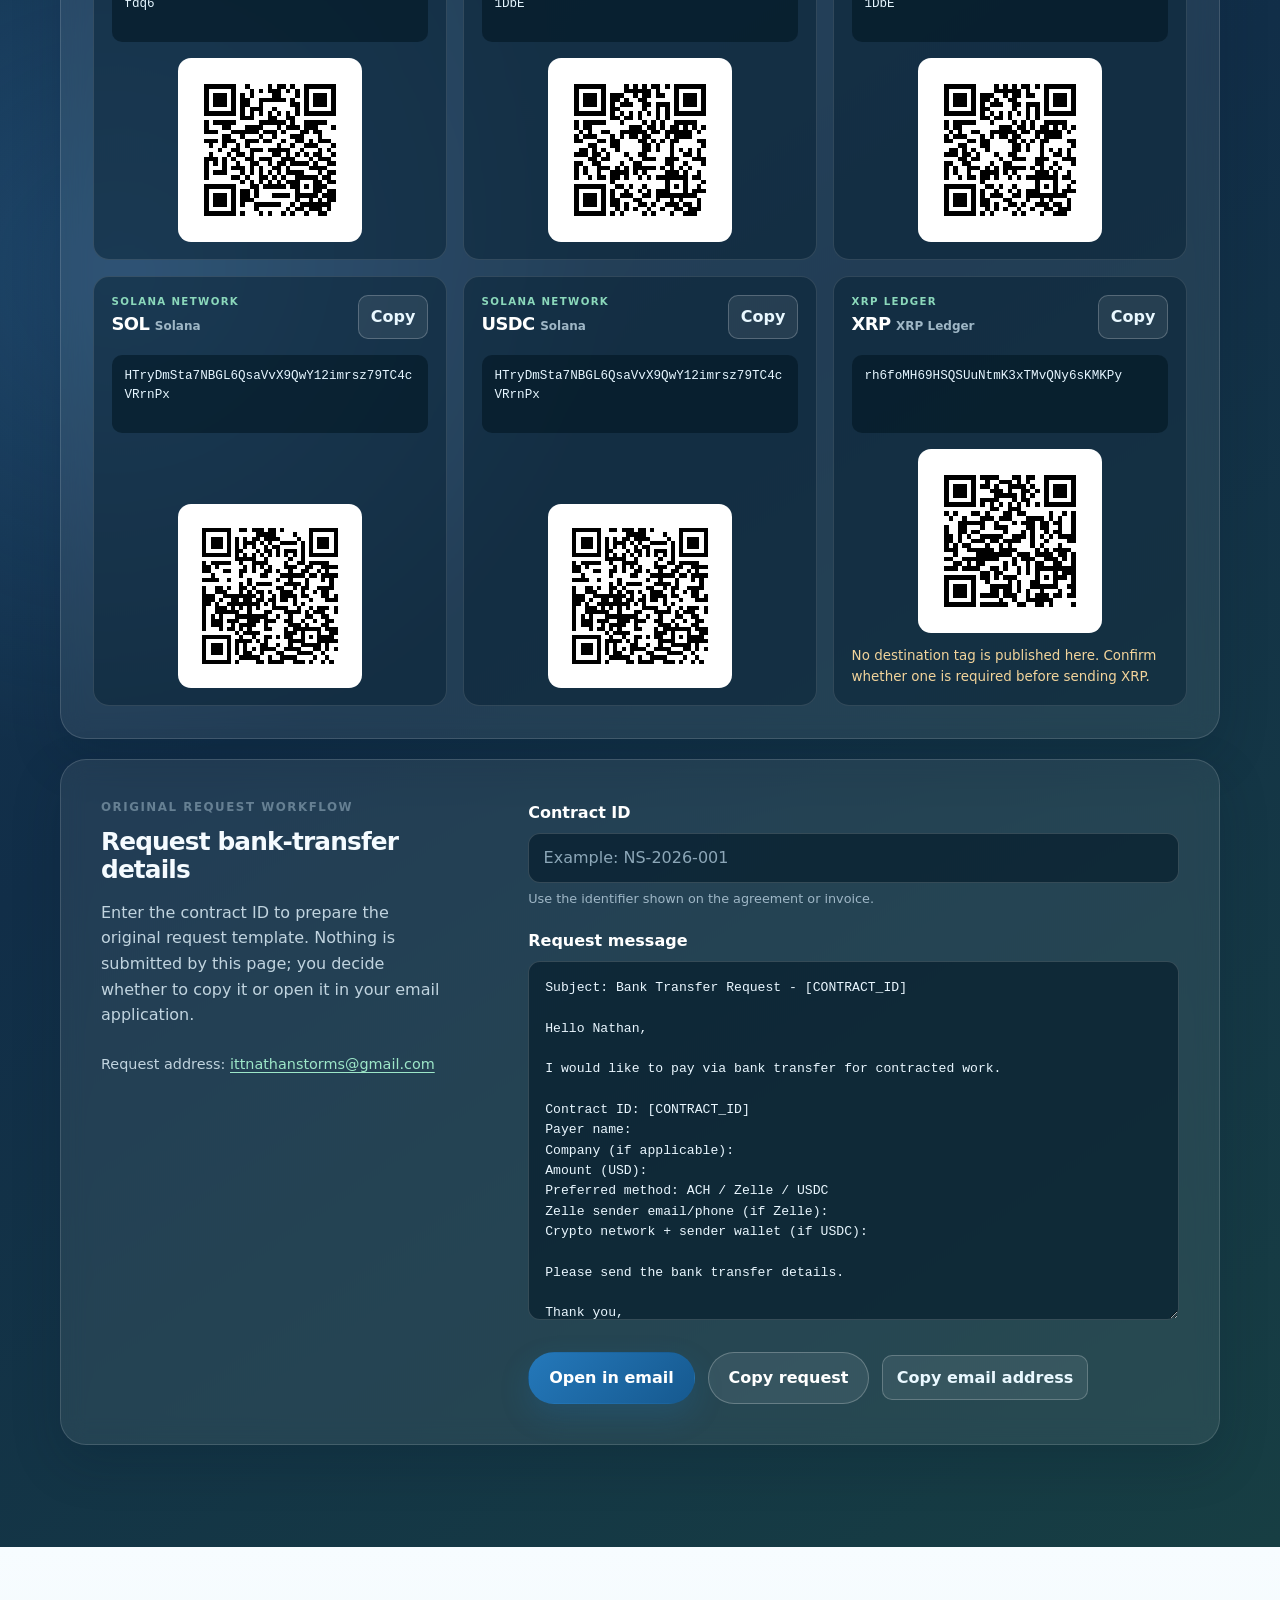
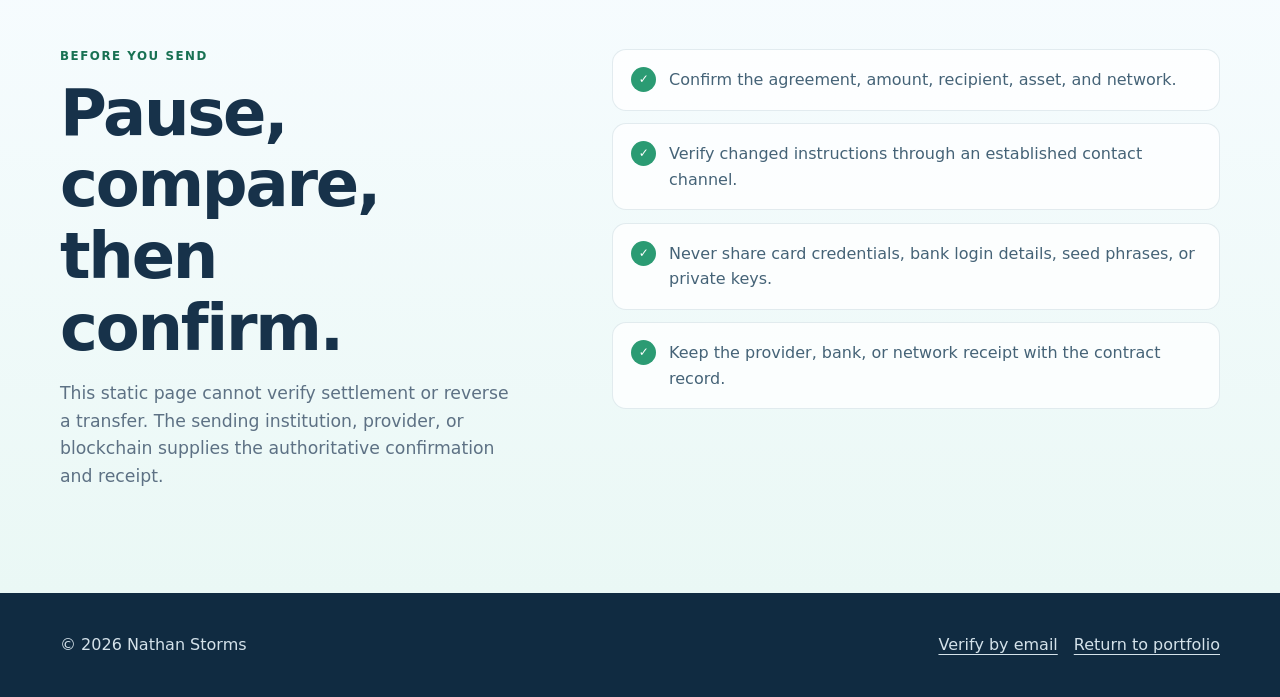
<file: bank-transfer/index.html>
<!DOCTYPE html>
<html lang="en">
<head>
  <meta charset="utf-8">
  <meta name="viewport" content="width=device-width, initial-scale=1">
  <meta name="robots" content="noindex, nofollow">
  <meta name="referrer" content="no-referrer">
  <meta name="description" content="Secure support and contracted-work payment options for Nathan Storms.">
  <meta name="theme-color" content="#276ba8">
  <meta http-equiv="Content-Security-Policy" content="default-src 'self'; img-src 'self' data:; style-src 'self'; script-src 'self'; connect-src 'none'; object-src 'none'; base-uri 'self'; form-action 'none'; frame-src 'none'; upgrade-insecure-requests">
  <title>Payments &amp; Support | Nathan Storms</title>
  <link rel="icon" href="../assets/favicon.svg" type="image/svg+xml">
  <link rel="stylesheet" href="assets/payment.css">
  <script src="assets/payment.js" defer></script>
</head>
<body>
  <a class="skip-link" href="#main-content">Skip to payment options</a>

  <div class="ambient ambient-one" aria-hidden="true"></div>
  <div class="ambient ambient-two" aria-hidden="true"></div>

  <header class="site-header">
    <div class="shell header-inner">
      <a class="brand" href="../">
        <span class="brand-mark" aria-hidden="true">NS</span>
        <span>Nathan Storms</span>
      </a>
      <nav aria-label="Payment page navigation">
        <ul class="nav-list">
          <li><a href="#support">Support</a></li>
          <li><a href="#contracted-work">Contract payments</a></li>
          <li><a href="#safety">Safety</a></li>
          <li><a href="../">Portfolio</a></li>
        </ul>
      </nav>
    </div>
  </header>

  <main id="main-content">
    <section class="hero" aria-labelledby="page-title">
      <div class="shell hero-grid">
        <div class="hero-copy">
          <p class="eyebrow"><span aria-hidden="true"></span> Secure payment hub</p>
          <h1 id="page-title">Support the work or pay for contracted work.</h1>
          <p class="hero-lede">
            Choose the route that matches your purpose. Support payments are completed on the provider's
            hosted checkout; contract payments use a verified contract ID and the exact destination shown here.
          </p>
          <div class="hero-actions">
            <a class="button button-primary" href="#support">Support the work</a>
            <a class="button button-secondary" href="#contracted-work">Pay an agreement</a>
          </div>
        </div>
        <aside class="privacy-card" aria-label="How this page protects payment information">
          <div class="privacy-orbit" aria-hidden="true">
            <span class="orbit-ring"></span>
            <span class="orbit-core">NS</span>
          </div>
          <h2>Private by design</h2>
          <ul>
            <li>No card or bank credentials are collected here.</li>
            <li>QR codes are stored locally, with no tracking request.</li>
            <li>Contract details remain in your browser until you choose to email them.</li>
          </ul>
        </aside>
      </div>
    </section>

    <div class="trust-strip">
      <div class="shell trust-grid">
        <p><span aria-hidden="true">01</span> Provider-hosted support checkout</p>
        <p><span aria-hidden="true">02</span> Exact public payment destinations</p>
        <p><span aria-hidden="true">03</span> No analytics or remote QR service</p>
      </div>
    </div>

    <section class="section" id="support" aria-labelledby="support-title">
      <div class="shell">
        <div class="section-heading">
          <p class="section-kicker">Voluntary support</p>
          <h2 id="support-title">Help fund continued independent development.</h2>
          <p>
            These options are for donations and general support. Each button opens the provider's own checkout,
            where the provider determines which payment methods are available.
          </p>
        </div>

        <div class="provider-grid">
          <article class="provider-card paypal-card">
            <div class="provider-logo" aria-hidden="true">P</div>
            <div>
              <p class="card-label">Hosted by PayPal</p>
              <h3>Support via PayPal</h3>
              <p>Choose an amount and complete the donation securely on PayPal.</p>
            </div>
            <a
              class="button provider-button"
              href="https://www.paypal.com/donate/?business=nathanstorms%40ymail.com&amp;no_recurring=0&amp;currency_code=USD"
              target="_blank"
              rel="noopener noreferrer"
            >Continue to PayPal <span aria-hidden="true">&#8599;</span></a>
          </article>

          <article class="provider-card kofi-card">
            <div class="provider-logo" aria-hidden="true">K</div>
            <div>
              <p class="card-label">Hosted by Ko-fi</p>
              <h3>Support on Ko-fi</h3>
              <p>Leave a one-time tip through the payment methods enabled on Ko-fi.</p>
            </div>
            <a
              class="button provider-button"
              href="https://ko-fi.com/nathanstorms"
              target="_blank"
              rel="noopener noreferrer"
            >Continue to Ko-fi <span aria-hidden="true">&#8599;</span></a>
          </article>
        </div>

        <p class="provider-note">
          You are leaving this portfolio when you select a provider. Confirm the destination domain before entering
          payment information. Support payments are separate from invoices for contracted work.
        </p>
      </div>
    </section>

    <section class="section contract-section" id="contracted-work" aria-labelledby="contract-title">
      <div class="shell">
        <div class="section-heading section-heading-light">
          <p class="section-kicker">Contracted work only</p>
          <h2 id="contract-title">Match every payment to the right agreement.</h2>
          <p>
            Use these methods only when you have an active contract or invoice. Include the contract ID in the memo
            whenever the payment network supports one.
          </p>
        </div>

        <ol class="process-grid">
          <li><span>1</span><strong>Verify</strong> the agreement and amount.</li>
          <li><span>2</span><strong>Choose</strong> the approved payment method.</li>
          <li><span>3</span><strong>Match</strong> the exact address and network.</li>
          <li><span>4</span><strong>Reference</strong> the contract ID.</li>
        </ol>

        <div class="method-grid">
          <article class="method-card">
            <p class="card-label">Requested privately</p>
            <h3>ACH or wire transfer</h3>
            <p>
              Bank instructions are provided after contract verification. Use the request builder below, then include
              the contract ID in your bank's memo field.
            </p>
            <a class="text-link" href="#request">Request transfer details <span aria-hidden="true">&#8595;</span></a>
          </article>

          <article class="method-card zelle-card">
            <p class="card-label">Ready through your bank</p>
            <h3>Zelle</h3>
            <p>Send to the enrolled email below and include the contract ID in the memo.</p>
            <div class="destination-row">
              <code id="zelle-address">nathanstorms@ymail.com</code>
              <button class="copy-button" type="button" data-copy-target="zelle-address" data-copy-label="Zelle email">Copy</button>
            </div>
            <p class="method-warning">Confirm the recipient identity through the established contract thread before sending.</p>
          </article>
        </div>

        <section class="crypto-panel" aria-labelledby="crypto-title">
          <div class="panel-heading">
            <div>
              <p class="card-label">Direct wallet transfer</p>
              <h3 id="crypto-title">Crypto receive addresses</h3>
              <p>Send only the listed asset on the exact named network. A transfer to the wrong network may be unrecoverable.</p>
            </div>
            <button class="button button-compact copy-all-button" type="button" id="copyCryptoBtn">Copy all addresses</button>
          </div>

          <div class="address-grid">
            <article class="address-card">
              <div class="address-heading">
                <div>
                  <p class="network-label">Bitcoin network</p>
                  <h4>BTC <span>Bitcoin</span></h4>
                </div>
                <button class="copy-button" type="button" data-copy-target="addr-btc" data-copy-label="BTC address">Copy</button>
              </div>
              <code class="address-text" id="addr-btc">bc1qqsggyy2xx3dcf6l6km9tgr8g4k3gmhp5tafdq6</code>
              <img class="qr" src="qr/btc.svg" width="184" height="184" loading="lazy" alt="QR code containing the BTC receiving address">
            </article>

            <article class="address-card">
              <div class="address-heading">
                <div>
                  <p class="network-label">Ethereum network</p>
                  <h4>ETH <span>Ethereum</span></h4>
                </div>
                <button class="copy-button" type="button" data-copy-target="addr-eth" data-copy-label="ETH address">Copy</button>
              </div>
              <code class="address-text" id="addr-eth">0x99AaB49458DE086829950D833B7283751f691DbE</code>
              <img class="qr" src="qr/eth.svg" width="184" height="184" loading="lazy" alt="QR code containing the ETH receiving address">
            </article>

            <article class="address-card">
              <div class="address-heading">
                <div>
                  <p class="network-label">Ethereum network</p>
                  <h4>USDC <span>Ethereum</span></h4>
                </div>
                <button class="copy-button" type="button" data-copy-target="addr-usdc-eth" data-copy-label="USDC Ethereum address">Copy</button>
              </div>
              <code class="address-text" id="addr-usdc-eth">0x99AaB49458DE086829950D833B7283751f691DbE</code>
              <img class="qr" src="qr/usdc-ethereum.svg" width="184" height="184" loading="lazy" alt="QR code containing the USDC Ethereum receiving address">
            </article>

            <article class="address-card">
              <div class="address-heading">
                <div>
                  <p class="network-label">Solana network</p>
                  <h4>SOL <span>Solana</span></h4>
                </div>
                <button class="copy-button" type="button" data-copy-target="addr-sol" data-copy-label="SOL address">Copy</button>
              </div>
              <code class="address-text" id="addr-sol">HTryDmSta7NBGL6QsaVvX9QwY12imrsz79TC4cVRrnPx</code>
              <img class="qr" src="qr/sol.svg" width="184" height="184" loading="lazy" alt="QR code containing the SOL receiving address">
            </article>

            <article class="address-card">
              <div class="address-heading">
                <div>
                  <p class="network-label">Solana network</p>
                  <h4>USDC <span>Solana</span></h4>
                </div>
                <button class="copy-button" type="button" data-copy-target="addr-usdc-sol" data-copy-label="USDC Solana address">Copy</button>
              </div>
              <code class="address-text" id="addr-usdc-sol">HTryDmSta7NBGL6QsaVvX9QwY12imrsz79TC4cVRrnPx</code>
              <img class="qr" src="qr/usdc-solana.svg" width="184" height="184" loading="lazy" alt="QR code containing the USDC Solana receiving address">
            </article>

            <article class="address-card">
              <div class="address-heading">
                <div>
                  <p class="network-label">XRP Ledger</p>
                  <h4>XRP <span>XRP Ledger</span></h4>
                </div>
                <button class="copy-button" type="button" data-copy-target="addr-xrp" data-copy-label="XRP address">Copy</button>
              </div>
              <code class="address-text" id="addr-xrp">rh6foMH69HSQSUuNtmK3xTMvQNy6sKMKPy</code>
              <img class="qr" src="qr/xrp.svg" width="184" height="184" loading="lazy" alt="QR code containing the XRP receiving address">
              <p class="address-warning">No destination tag is published here. Confirm whether one is required before sending XRP.</p>
            </article>
          </div>
        </section>

        <section class="request-card" id="request" aria-labelledby="request-title">
          <div class="request-copy">
            <p class="card-label">Original request workflow</p>
            <h3 id="request-title">Request bank-transfer details</h3>
            <p>
              Enter the contract ID to prepare the original request template. Nothing is submitted by this page;
              you decide whether to copy it or open it in your email application.
            </p>
            <p class="request-email">Request address: <a href="mailto:ittnathanstorms@gmail.com">ittnathanstorms@gmail.com</a></p>
          </div>

          <div class="request-builder">
            <label for="contractId">Contract ID</label>
            <input id="contractId" type="text" maxlength="80" autocomplete="off" placeholder="Example: NS-2026-001" aria-describedby="contract-help">
            <p class="field-help" id="contract-help">Use the identifier shown on the agreement or invoice.</p>

            <label for="requestTemplate">Request message</label>
            <textarea id="requestTemplate" rows="16" readonly>Subject: Bank Transfer Request - [CONTRACT_ID]

Hello Nathan,

I would like to pay via bank transfer for contracted work.

Contract ID: [CONTRACT_ID]
Payer name:&#32;
Company (if applicable):&#32;
Amount (USD):&#32;
Preferred method: ACH / Zelle / USDC
Zelle sender email/phone (if Zelle):&#32;
Crypto network + sender wallet (if USDC):&#32;

Please send the bank transfer details.

Thank you,</textarea>

            <div class="request-actions">
              <a class="button button-primary" id="emailRequestBtn" href="mailto:ittnathanstorms@gmail.com">Open in email</a>
              <button class="button button-secondary" type="button" id="copyTemplateBtn">Copy request</button>
              <button class="text-button" type="button" id="copyEmailBtn">Copy email address</button>
            </div>
            <noscript><p class="noscript-note">JavaScript is off. The default template remains available to select and copy manually.</p></noscript>
          </div>
        </section>
      </div>
    </section>

    <section class="section safety-section" id="safety" aria-labelledby="safety-title">
      <div class="shell safety-grid">
        <div class="section-heading">
          <p class="section-kicker">Before you send</p>
          <h2 id="safety-title">Pause, compare, then confirm.</h2>
          <p>
            This static page cannot verify settlement or reverse a transfer. The sending institution, provider,
            or blockchain supplies the authoritative confirmation and receipt.
          </p>
        </div>
        <ul class="safety-list">
          <li><span aria-hidden="true">&#10003;</span> Confirm the agreement, amount, recipient, asset, and network.</li>
          <li><span aria-hidden="true">&#10003;</span> Verify changed instructions through an established contact channel.</li>
          <li><span aria-hidden="true">&#10003;</span> Never share card credentials, bank login details, seed phrases, or private keys.</li>
          <li><span aria-hidden="true">&#10003;</span> Keep the provider, bank, or network receipt with the contract record.</li>
        </ul>
      </div>
    </section>
  </main>

  <footer class="site-footer">
    <div class="shell footer-inner">
      <p>&copy; 2026 Nathan Storms</p>
      <div class="footer-links">
        <a href="mailto:ittnathanstorms@gmail.com">Verify by email</a>
        <a href="../">Return to portfolio</a>
      </div>
    </div>
  </footer>

  <div class="copy-status" id="copyStatus" role="status" aria-live="polite" aria-atomic="true"></div>
</body>
</html>
</file>
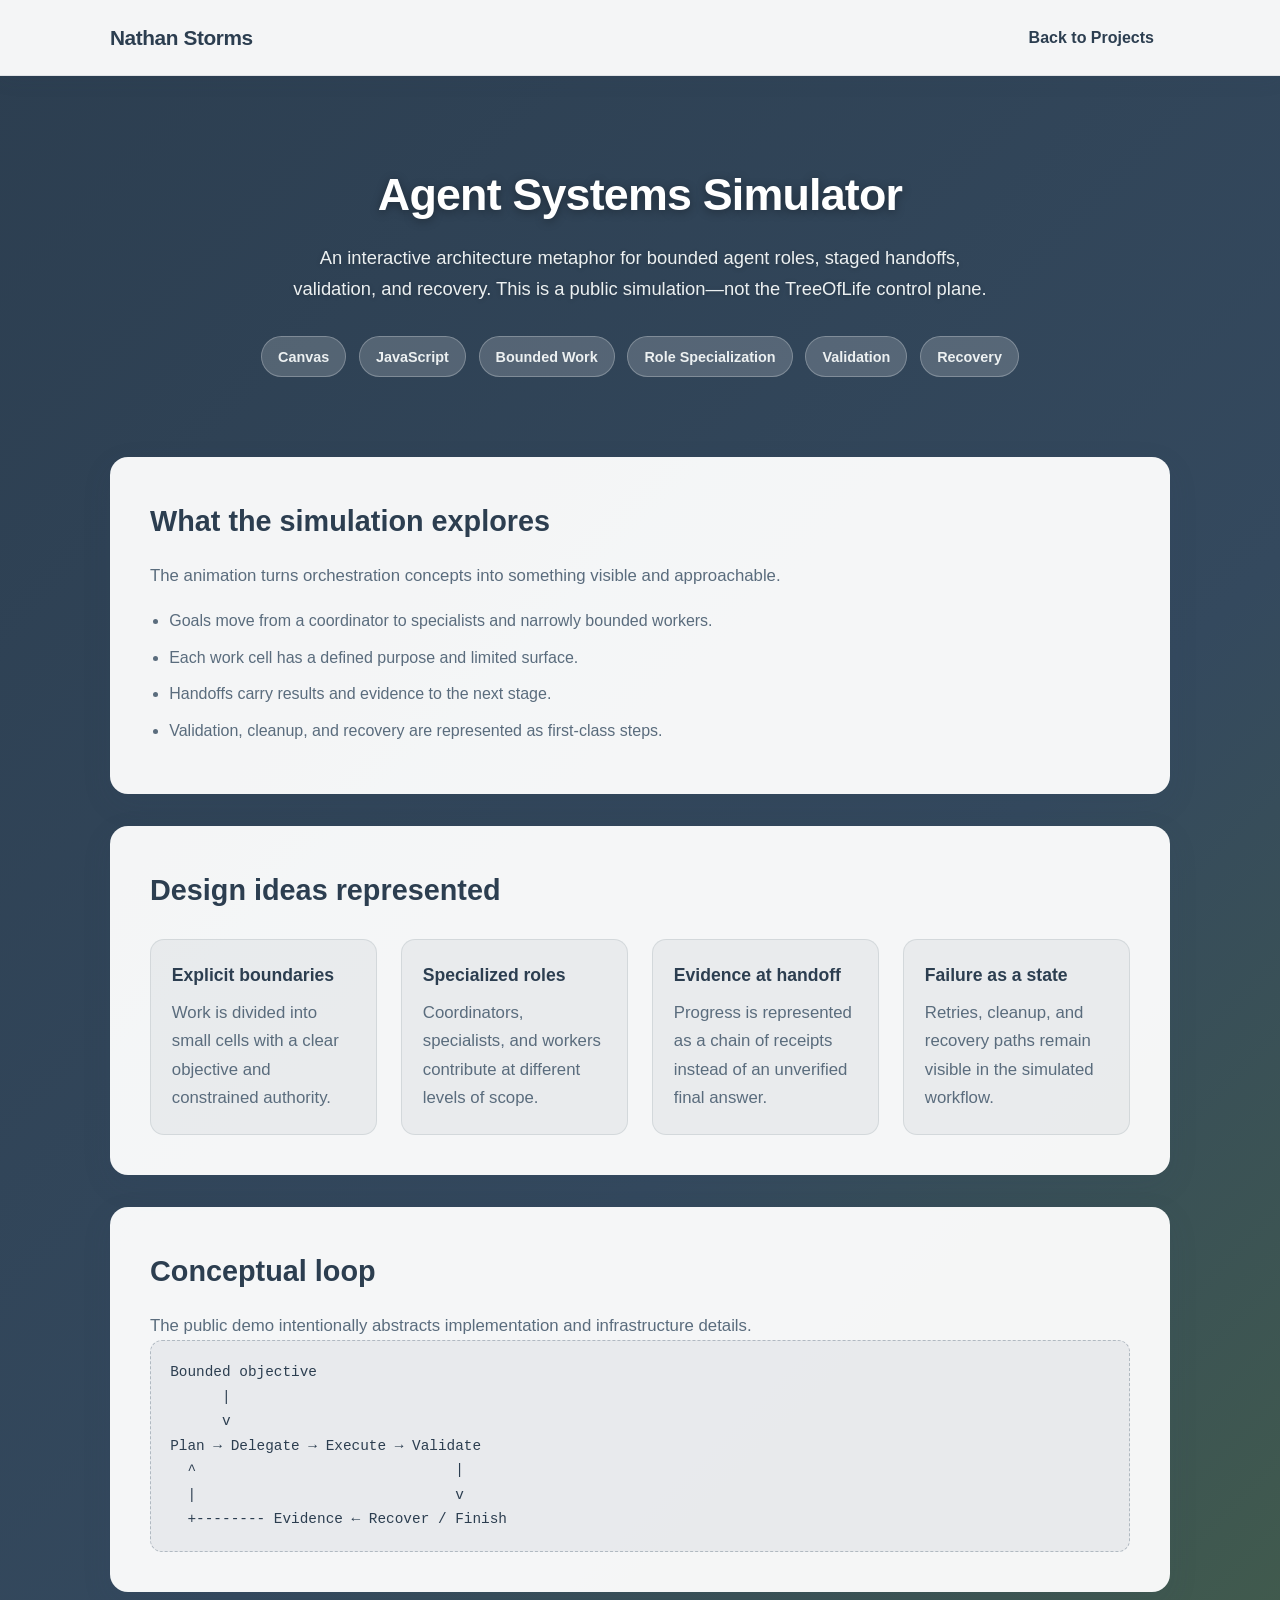
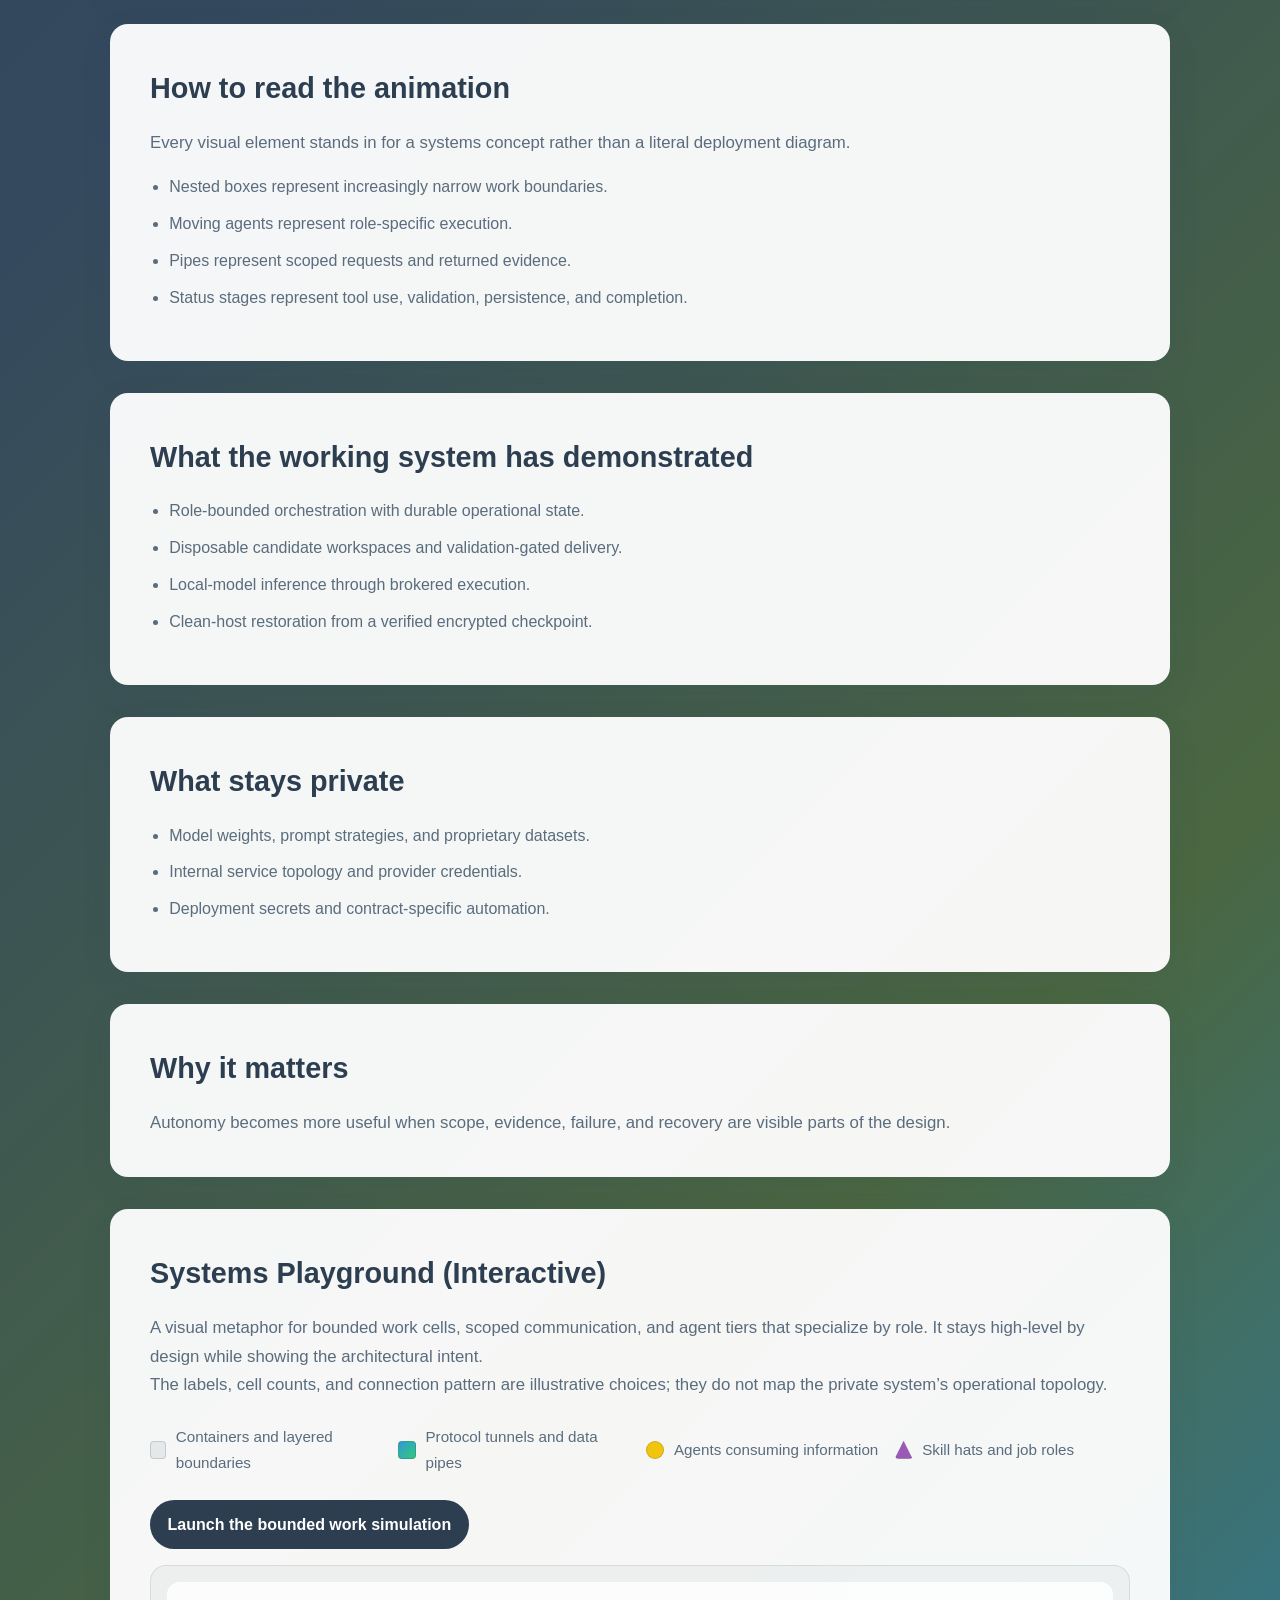
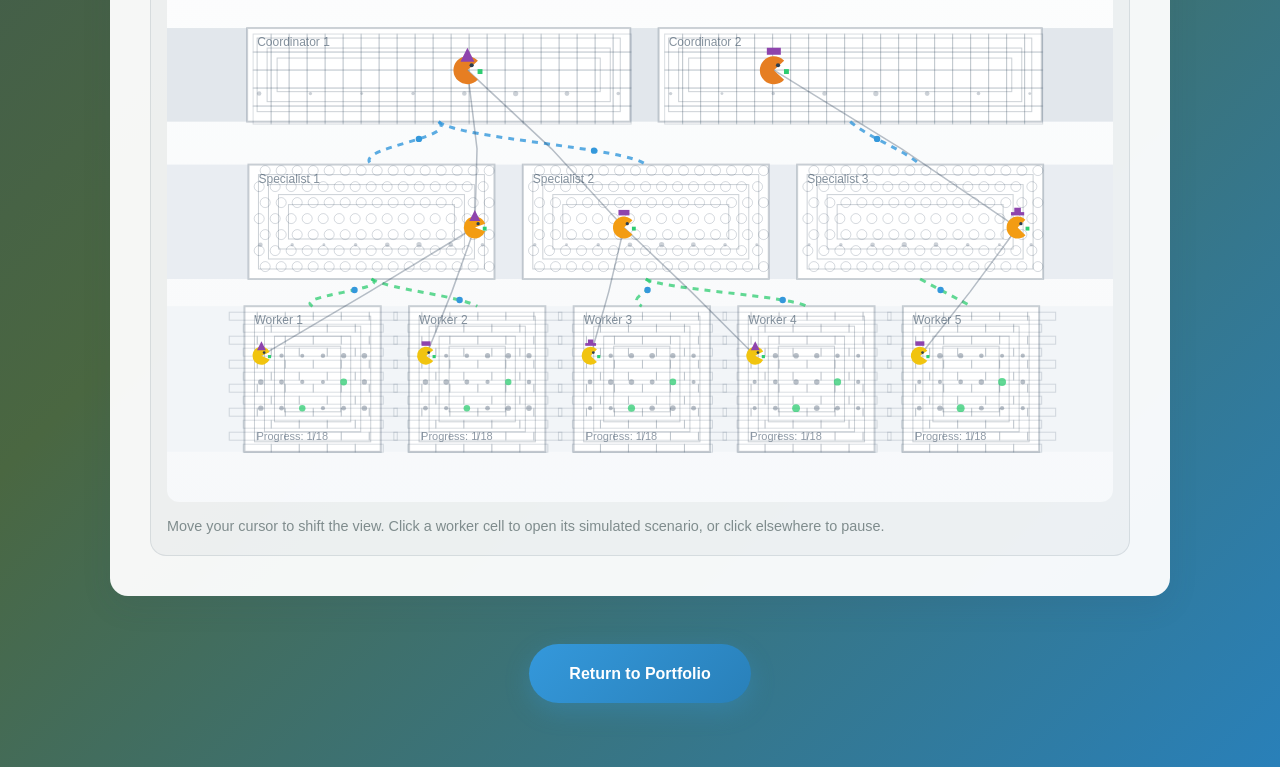
<file: container-llm-lab/index.html>
<!DOCTYPE html>
<html lang="en">
<head>
    <meta charset="UTF-8">
    <meta name="viewport" content="width=device-width, initial-scale=1.0">
    <title>Agent Systems Simulator | Nathan Storms</title>
    <meta name="description" content="An interactive visual simulation of bounded agent roles, staged handoffs, validation, and recovery.">
    <link rel="icon" href="../assets/favicon.svg" type="image/svg+xml">
    <style>
        * {
            margin: 0;
            padding: 0;
            box-sizing: border-box;
        }
        
        body {
            font-family: 'Inter', 'Segoe UI', Tahoma, Geneva, Verdana, sans-serif;
            line-height: 1.7;
            background: linear-gradient(135deg, #2c3e50 0%, #34495e 35%, #4a6741 70%, #2980b9 100%);
            min-height: 100vh;
            color: #2c3e50;
        }
        
        .container {
            max-width: 1100px;
            margin: 0 auto;
            padding: 0 20px;
        }
        
        header {
            background: rgba(255, 255, 255, 0.95);
            backdrop-filter: blur(12px);
            padding: 1rem 0;
            position: sticky;
            top: 0;
            z-index: 10;
            border-bottom: 1px solid rgba(52, 73, 94, 0.1);
            box-shadow: 0 2px 20px rgba(52, 73, 94, 0.1);
        }
        
        nav {
            display: flex;
            justify-content: space-between;
            align-items: center;
        }
        
        .logo {
            font-size: 1.3rem;
            font-weight: 700;
            color: #2c3e50;
            text-decoration: none;
            letter-spacing: -0.4px;
        }
        
        .nav-link {
            color: #2c3e50;
            text-decoration: none;
            font-weight: 600;
            padding: 0.5rem 1rem;
            border-radius: 8px;
            transition: all 0.3s ease;
        }
        
        .nav-link:hover {
            background: rgba(52, 152, 219, 0.1);
            color: #3498db;
        }
        
        .hero {
            padding: 5rem 0 3rem;
            text-align: center;
            color: white;
        }
        
        .hero h1 {
            font-size: 2.8rem;
            margin-bottom: 0.6rem;
            font-weight: 700;
            letter-spacing: -0.8px;
            text-shadow: 0 2px 10px rgba(0, 0, 0, 0.35);
        }
        
        .hero p {
            font-size: 1.15rem;
            color: #ecf0f1;
            max-width: 720px;
            margin: 0 auto 2rem;
            text-shadow: 0 1px 5px rgba(0, 0, 0, 0.2);
        }
        
        .tag-row {
            display: flex;
            flex-wrap: wrap;
            justify-content: center;
            gap: 0.8rem;
        }
        
        .tag {
            background: rgba(255, 255, 255, 0.18);
            color: #ecf0f1;
            padding: 0.45rem 1rem;
            border-radius: 25px;
            font-size: 0.9rem;
            font-weight: 600;
            border: 1px solid rgba(255, 255, 255, 0.25);
        }
        
        .card {
            background: rgba(255, 255, 255, 0.95);
            border-radius: 18px;
            padding: 2.5rem;
            margin: 2rem 0;
            box-shadow: 0 10px 30px rgba(52, 73, 94, 0.1);
        }
        
        .card h2 {
            font-size: 1.8rem;
            margin-bottom: 1rem;
            color: #2c3e50;
        }
        
        .card p {
            color: #5a6c7d;
            font-size: 1.05rem;
        }
        
        .card ul {
            margin-top: 1rem;
            padding-left: 1.2rem;
            color: #5a6c7d;
        }
        
        .card li {
            margin-bottom: 0.6rem;
        }
        
        .grid {
            display: grid;
            grid-template-columns: repeat(auto-fit, minmax(220px, 1fr));
            gap: 1.5rem;
            margin-top: 1.5rem;
        }
        
        .pill {
            background: rgba(52, 73, 94, 0.06);
            border: 1px solid rgba(52, 73, 94, 0.12);
            border-radius: 14px;
            padding: 1.3rem;
        }
        
        .pill h3 {
            font-size: 1.1rem;
            margin-bottom: 0.5rem;
            color: #2c3e50;
        }

        .diagram {
            background: rgba(44, 62, 80, 0.06);
            border: 1px dashed rgba(52, 73, 94, 0.3);
            border-radius: 12px;
            padding: 1.2rem;
            font-family: "Courier New", monospace;
            font-size: 0.9rem;
            color: #2c3e50;
            white-space: pre;
            overflow-x: auto;
        }
        
        .cta {
            text-align: center;
            padding: 1rem 0 4rem;
        }
        
        .cta a {
            display: inline-block;
            background: linear-gradient(135deg, #3498db, #2980b9);
            color: white;
            padding: 1rem 2.5rem;
            text-decoration: none;
            border-radius: 50px;
            font-weight: 600;
            transition: all 0.3s ease;
            box-shadow: 0 8px 25px rgba(52, 152, 219, 0.3);
        }
        
        .cta a:hover {
            transform: translateY(-2px);
            box-shadow: 0 12px 30px rgba(52, 152, 219, 0.35);
        }

        .animation-section {
            padding-bottom: 0;
        }

        .legend {
            display: grid;
            grid-template-columns: repeat(auto-fit, minmax(220px, 1fr));
            gap: 0.8rem;
            margin: 1.5rem 0;
        }

        .legend-item {
            display: flex;
            align-items: center;
            gap: 0.6rem;
            color: #5a6c7d;
            font-size: 0.95rem;
        }

        .legend-swatch {
            width: 18px;
            height: 18px;
            border-radius: 4px;
            border: 1px solid rgba(52, 73, 94, 0.2);
            background: rgba(52, 73, 94, 0.08);
        }

        .legend-swatch.pipe {
            background: linear-gradient(135deg, #3498db, #2ecc71);
        }

        .legend-swatch.agent {
            background: #f1c40f;
            border-radius: 50%;
        }

        .legend-swatch.hat {
            background: #9b59b6;
            clip-path: polygon(0 100%, 50% 0, 100% 100%);
        }

        .canvas-wrap {
            background: rgba(44, 62, 80, 0.04);
            border: 1px solid rgba(52, 73, 94, 0.12);
            border-radius: 16px;
            padding: 1rem;
            overflow: hidden;
        }

        .simulator-link {
            display: inline-flex;
            min-height: 44px;
            align-items: center;
            margin-bottom: 1rem;
            border-radius: 999px;
            background: #2c3e50;
            color: white;
            font-weight: 700;
            padding: 0.7rem 1.1rem;
            text-decoration: none;
        }

        .simulator-link:hover,
        .simulator-link:focus-visible {
            background: #1f8a5b;
        }

        #containerLabCanvas {
            width: 100%;
            height: 520px;
            display: block;
            border-radius: 12px;
            background: linear-gradient(180deg, rgba(52, 73, 94, 0.08), rgba(52, 73, 94, 0.02));
        }

        .canvas-note {
            margin-top: 0.75rem;
            color: #7f8c8d;
            font-size: 0.9rem;
        }
        
        @media (max-width: 768px) {
            .hero h1 {
                font-size: 2.2rem;
            }
            
            .card {
                padding: 2rem;
            }

            #containerLabCanvas {
                height: 380px;
            }
        }
    </style>
</head>
<body>
    <header>
        <nav class="container">
            <a class="logo" href="../index.html">Nathan Storms</a>
            <a class="nav-link" href="../index.html#projects">Back to Projects</a>
        </nav>
    </header>
    
    <main>
        <section class="hero">
            <div class="container">
                <h1>Agent Systems Simulator</h1>
                <p>An interactive architecture metaphor for bounded agent roles, staged handoffs, validation, and recovery. This is a public simulation—not the TreeOfLife control plane.</p>
                <div class="tag-row">
                    <span class="tag">Canvas</span>
                    <span class="tag">JavaScript</span>
                    <span class="tag">Bounded Work</span>
                    <span class="tag">Role Specialization</span>
                    <span class="tag">Validation</span>
                    <span class="tag">Recovery</span>
                </div>
            </div>
        </section>
        
        <section class="container">
            <div class="card">
                <h2>What the simulation explores</h2>
                <p>The animation turns orchestration concepts into something visible and approachable.</p>
                <ul>
                    <li>Goals move from a coordinator to specialists and narrowly bounded workers.</li>
                    <li>Each work cell has a defined purpose and limited surface.</li>
                    <li>Handoffs carry results and evidence to the next stage.</li>
                    <li>Validation, cleanup, and recovery are represented as first-class steps.</li>
                </ul>
            </div>

            <div class="card">
                <h2>Design ideas represented</h2>
                <div class="grid">
                    <div class="pill">
                        <h3>Explicit boundaries</h3>
                        <p>Work is divided into small cells with a clear objective and constrained authority.</p>
                    </div>
                    <div class="pill">
                        <h3>Specialized roles</h3>
                        <p>Coordinators, specialists, and workers contribute at different levels of scope.</p>
                    </div>
                    <div class="pill">
                        <h3>Evidence at handoff</h3>
                        <p>Progress is represented as a chain of receipts instead of an unverified final answer.</p>
                    </div>
                    <div class="pill">
                        <h3>Failure as a state</h3>
                        <p>Retries, cleanup, and recovery paths remain visible in the simulated workflow.</p>
                    </div>
                </div>
            </div>
            
            <div class="card">
                <h2>Conceptual loop</h2>
                <p>The public demo intentionally abstracts implementation and infrastructure details.</p>
                <div class="diagram">Bounded objective
      |
      v
Plan → Delegate → Execute → Validate
  ^                              |
  |                              v
  +-------- Evidence ← Recover / Finish</div>
            </div>

            <div class="card">
                <h2>How to read the animation</h2>
                <p>Every visual element stands in for a systems concept rather than a literal deployment diagram.</p>
                <ul>
                    <li>Nested boxes represent increasingly narrow work boundaries.</li>
                    <li>Moving agents represent role-specific execution.</li>
                    <li>Pipes represent scoped requests and returned evidence.</li>
                    <li>Status stages represent tool use, validation, persistence, and completion.</li>
                </ul>
            </div>
            
            <div class="card">
                <h2>What the working system has demonstrated</h2>
                <ul>
                    <li>Role-bounded orchestration with durable operational state.</li>
                    <li>Disposable candidate workspaces and validation-gated delivery.</li>
                    <li>Local-model inference through brokered execution.</li>
                    <li>Clean-host restoration from a verified encrypted checkpoint.</li>
                </ul>
            </div>

            <div class="card">
                <h2>What stays private</h2>
                <ul>
                    <li>Model weights, prompt strategies, and proprietary datasets.</li>
                    <li>Internal service topology and provider credentials.</li>
                    <li>Deployment secrets and contract-specific automation.</li>
                </ul>
            </div>

            <div class="card">
                <h2>Why it matters</h2>
                <p>Autonomy becomes more useful when scope, evidence, failure, and recovery are visible parts of the design.</p>
            </div>
        </section>

        <section class="container animation-section">
            <div class="card">
                <h2>Systems Playground (Interactive)</h2>
                <p>A visual metaphor for bounded work cells, scoped communication, and agent tiers that specialize by role. It stays high-level by design while showing the architectural intent.</p>
                <p class="note">The labels, cell counts, and connection pattern are illustrative choices; they do not map the private system’s operational topology.</p>
                <div class="legend">
                    <div class="legend-item">
                        <span class="legend-swatch"></span>
                        Containers and layered boundaries
                    </div>
                    <div class="legend-item">
                        <span class="legend-swatch pipe"></span>
                        Protocol tunnels and data pipes
                    </div>
                    <div class="legend-item">
                        <span class="legend-swatch agent"></span>
                        Agents consuming information
                    </div>
                    <div class="legend-item">
                        <span class="legend-swatch hat"></span>
                        Skill hats and job roles
                    </div>
                </div>
                <a class="simulator-link" href="playground.html?role=worker&amp;container=1&amp;level=1">Launch the bounded work simulation</a>
                <div class="canvas-wrap">
                    <canvas id="containerLabCanvas" role="img" aria-label="Animated diagram of nested containers, protocol tunnels, and AI agent tiers."></canvas>
                    <div class="canvas-note">Move your cursor to shift the view. Click a worker cell to open its simulated scenario, or click elsewhere to pause.</div>
                </div>
            </div>
        </section>
        
        <div class="cta">
            <a href="../index.html#projects">Return to Portfolio</a>
        </div>
    </main>

    <script>
        (() => {
            const canvas = document.getElementById('containerLabCanvas');
            if (!canvas || !canvas.getContext) return;

            const ctx = canvas.getContext('2d');
            const prefersReducedMotion = window.matchMedia('(prefers-reduced-motion: reduce)').matches;
            const mouse = { x: 0, y: 0, active: false };
            let width = 0;
            let height = 0;
            let time = 0;
            let paused = prefersReducedMotion;

            const levels = [
                { name: 'Coordinator', label: 'Coordinator', topRatio: 0.08, heightRatio: 0.18, containers: 2, pattern: 'tile', env: '#e2e7ec' },
                { name: 'Specialist', label: 'Specialist', topRatio: 0.34, heightRatio: 0.22, containers: 3, pattern: 'stone', env: '#e9edf2' },
                { name: 'Worker', label: 'Worker', topRatio: 0.62, heightRatio: 0.28, containers: 5, pattern: 'brick', env: '#f2f5f8' }
            ];

            const coordinatorSpecialistLinks = [
                [0, 1],
                [2]
            ];

            const specialistWorkerLinks = [
                [0, 1],
                [2, 3],
                [4]
            ];

            const agents = [];
            const workerStages = [];
            const hitRects = { worker: [] };
            const workerLevelMap = [1, 2, 3, 4, 5];
            const roleStyles = {
                coordinator: { radius: 14, speed: 0.35, color: '#e67e22' },
                specialist: { radius: 11, speed: 0.55, color: '#f39c12' },
                worker: { radius: 9, speed: 0.75, color: '#f1c40f' }
            };

            function resize() {
                const dpr = window.devicePixelRatio || 1;
                width = canvas.clientWidth;
                height = canvas.clientHeight;
                canvas.width = Math.floor(width * dpr);
                canvas.height = Math.floor(height * dpr);
                ctx.setTransform(dpr, 0, 0, dpr, 0, 0);
                layoutLevels();
                initWorkerStages();
            }

            function layoutLevels() {
                levels.forEach((level) => {
                    const top = height * level.topRatio;
                    const levelHeight = height * level.heightRatio;
                    const marginX = width * 0.08;
                    const gap = width * 0.03;
                    const totalWidth = width - marginX * 2;
                    const containerWidth = (totalWidth - gap * (level.containers - 1)) / level.containers;
                    const containers = [];
                    for (let i = 0; i < level.containers; i++) {
                        containers.push({
                            x: marginX + i * (containerWidth + gap),
                            y: top,
                            w: containerWidth,
                            h: levelHeight
                        });
                    }
                    level.layout = { top, height: levelHeight, containers };
                });
            }

            function initAgents() {
                agents.length = 0;
                levels.forEach((level, levelIndex) => {
                    const role = level.name.toLowerCase();
                    const count = level.containers;
                    for (let i = 0; i < count; i++) {
                        agents.push({
                            role,
                            levelIndex,
                            containerIndex: i,
                            progress: Math.random(),
                            dir: i % 2 === 0 ? 1 : -1,
                            hatType: i % 3
                        });
                    }
                });
            }

            function initWorkerStages() {
                workerStages.length = 0;
                const workerLevel = levels[2];
                if (!workerLevel.layout) return;
                workerLevel.layout.containers.forEach((container, index) => {
                    const columns = Math.max(6, Math.min(10, Math.floor(container.w / 50)));
                    const rows = container.h > 120 ? 3 : 2;
                    const stage = {
                        dots: [],
                        total: 0,
                        completeAt: null,
                        resetAt: null,
                        path: [],
                        pathIndex: 0,
                        pathProgress: 0,
                        speed: 0.9
                    };
                    buildStageDots(stage, columns, rows);
                    stage.path = stage.dots.map((dot, idx) => ({ x: dot.x, y: dot.y, dotIndex: idx }));
                    stage.total = stage.dots.length;
                    resetStage(stage);
                    workerStages[index] = stage;
                });
            }

            function buildStageDots(stage, columns, rows) {
                const xStart = 0.12;
                const xEnd = 0.88;
                const yStart = rows === 2 ? 0.42 : 0.34;
                const yGap = rows === 2 ? 0.22 : 0.18;
                stage.dots = [];
                for (let r = 0; r < rows; r++) {
                    for (let c = 0; c < columns; c++) {
                        const t = columns === 1 ? 0.5 : c / (columns - 1);
                        const flow = r % 2 === 0 ? t : 1 - t;
                        const x = xStart + flow * (xEnd - xStart);
                        const y = yStart + r * yGap;
                        stage.dots.push({ x, y, active: true });
                    }
                }
            }

            function resetStage(stage) {
                stage.dots.forEach((dot) => {
                    dot.active = true;
                });
                stage.completeAt = null;
                stage.resetAt = null;
                stage.pathIndex = 0;
                stage.pathProgress = 0;
                if (stage.dots.length > 0) {
                    stage.dots[0].active = false;
                }
            }

            function drawBrickPattern(rect) {
                ctx.strokeStyle = 'rgba(52, 73, 94, 0.18)';
                ctx.lineWidth = 1;
                const rowHeight = 12;
                const brickWidth = 28;
                for (let y = rect.y + 6; y < rect.y + rect.h; y += rowHeight) {
                    const offset = ((y / rowHeight) % 2) * (brickWidth / 2);
                    for (let x = rect.x + 6 - offset; x < rect.x + rect.w; x += brickWidth) {
                        ctx.strokeRect(x, y, brickWidth, rowHeight - 4);
                    }
                }
            }

            function drawTilePattern(rect) {
                ctx.strokeStyle = 'rgba(52, 73, 94, 0.18)';
                ctx.lineWidth = 1;
                const size = 18;
                for (let y = rect.y + 6; y < rect.y + rect.h; y += size) {
                    for (let x = rect.x + 6; x < rect.x + rect.w; x += size) {
                        ctx.strokeRect(x, y, size, size);
                    }
                }
            }

            function drawStonePattern(rect) {
                ctx.strokeStyle = 'rgba(52, 73, 94, 0.2)';
                ctx.lineWidth = 1;
                const size = 16;
                for (let y = rect.y + 6; y < rect.y + rect.h; y += size) {
                    const offset = ((y / size) % 2) * 6;
                    for (let x = rect.x + 6 + offset; x < rect.x + rect.w; x += size) {
                        ctx.beginPath();
                        ctx.arc(x, y, 5, 0, Math.PI * 2);
                        ctx.stroke();
                    }
                }
            }

            function drawContainer(rect, patternType, label) {
                ctx.fillStyle = '#ffffff';
                ctx.strokeStyle = 'rgba(52, 73, 94, 0.25)';
                ctx.lineWidth = 2;
                ctx.fillRect(rect.x, rect.y, rect.w, rect.h);
                ctx.strokeRect(rect.x, rect.y, rect.w, rect.h);

                if (patternType === 'brick') drawBrickPattern(rect);
                if (patternType === 'tile') drawTilePattern(rect);
                if (patternType === 'stone') drawStonePattern(rect);

                ctx.strokeStyle = 'rgba(52, 73, 94, 0.25)';
                ctx.lineWidth = 1;
                const maxInset = Math.min(rect.w, rect.h) * 0.35;
                const step = 10;
                const nestedCount = Math.max(2, Math.min(4, Math.floor(maxInset / step)));
                for (let i = 1; i <= nestedCount; i++) {
                    const inset = i * step;
                    ctx.strokeRect(rect.x + inset, rect.y + inset, rect.w - inset * 2, rect.h - inset * 2);
                }

                ctx.fillStyle = 'rgba(52, 73, 94, 0.6)';
                ctx.font = '12px "Segoe UI", sans-serif';
                ctx.fillText(label, rect.x + 10, rect.y + 18);
            }

            function drawDots(rect, count, pulse) {
                const dotY = rect.y + rect.h * 0.7;
                ctx.fillStyle = 'rgba(52, 73, 94, 0.25)';
                for (let i = 0; i < count; i++) {
                    const x = rect.x + 12 + i * ((rect.w - 24) / (count - 1));
                    const size = 2 + Math.sin(pulse + i) * 0.6;
                    ctx.beginPath();
                    ctx.arc(x, dotY, size, 0, Math.PI * 2);
                    ctx.fill();
                }
            }

            function drawStageDots(rect, stage, pulse) {
                if (!stage) return;
                stage.dots.forEach((dot, index) => {
                    if (!dot.active) return;
                    const x = rect.x + rect.w * dot.x;
                    const y = rect.y + rect.h * dot.y;
                    const base = index % 7 === 0 ? 3.6 : 2.4;
                    const size = base + Math.sin(pulse + index) * 0.4;
                    ctx.fillStyle = index % 7 === 0 ? 'rgba(46, 204, 113, 0.75)' : 'rgba(52, 73, 94, 0.35)';
                    ctx.beginPath();
                    ctx.arc(x, y, size, 0, Math.PI * 2);
                    ctx.fill();
                });
            }

            function drawStageStatus(rect, stage) {
                if (!stage) return;
                const remaining = stage.dots.filter((dot) => dot.active).length;
                const total = stage.total || 1;
                ctx.save();
                if (stage.completeAt) {
                    ctx.fillStyle = 'rgba(46, 204, 113, 0.2)';
                    ctx.fillRect(rect.x + 6, rect.y + 6, rect.w - 12, rect.h - 12);
                    ctx.strokeStyle = 'rgba(46, 204, 113, 0.7)';
                    ctx.lineWidth = 2;
                    ctx.strokeRect(rect.x + 6, rect.y + 6, rect.w - 12, rect.h - 12);
                    ctx.fillStyle = '#27ae60';
                    ctx.font = '12px "Segoe UI", sans-serif';
                    ctx.fillText('Level Complete', rect.x + 12, rect.y + rect.h - 12);
                } else {
                    ctx.fillStyle = 'rgba(52, 73, 94, 0.55)';
                    ctx.font = '11px "Segoe UI", sans-serif';
                    ctx.fillText(`Progress: ${total - remaining}/${total}`, rect.x + 12, rect.y + rect.h - 12);
                }
                ctx.restore();
            }

            function drawPowerup(x, y, size, color) {
                ctx.fillStyle = color;
                ctx.fillRect(x - size / 2, y - size / 2, size, size);
            }

            function drawHat(x, y, size, type) {
                ctx.fillStyle = '#8e44ad';
                if (type === 0) {
                    ctx.beginPath();
                    ctx.moveTo(x, y - size);
                    ctx.lineTo(x - size, y + size);
                    ctx.lineTo(x + size, y + size);
                    ctx.closePath();
                    ctx.fill();
                } else if (type === 1) {
                    ctx.fillRect(x - size, y - size, size * 2, size);
                } else {
                    ctx.fillRect(x - size * 1.2, y - size * 0.6, size * 2.4, size * 0.6);
                    ctx.fillRect(x - size * 0.6, y - size * 1.4, size * 1.2, size);
                }
            }

            function drawAgent(agent, x, y, mouthPhase) {
                const style = roleStyles[agent.role];
                const radius = style.radius;
                const mouth = 0.3 + Math.abs(Math.sin(mouthPhase)) * 0.5;
                ctx.save();
                ctx.translate(x, y);
                const heading = Number.isFinite(agent.heading) ? agent.heading : (agent.dir > 0 ? 0 : Math.PI);
                ctx.rotate(heading);

                ctx.fillStyle = style.color;
                ctx.beginPath();
                ctx.moveTo(0, 0);
                ctx.arc(0, 0, radius, mouth, Math.PI * 2 - mouth);
                ctx.closePath();
                ctx.fill();

                ctx.fillStyle = '#2c3e50';
                ctx.beginPath();
                ctx.arc(radius * 0.3, -radius * 0.35, radius * 0.15, 0, Math.PI * 2);
                ctx.fill();

                drawHat(0, -radius * 1.1, radius * 0.5, agent.hatType);
                drawPowerup(radius * 0.9, radius * 0.1, radius * 0.35, '#2ecc71');
                ctx.restore();
            }

            function bezierPoint(t, p0, p1, p2, p3) {
                const cX = 3 * (p1.x - p0.x);
                const bX = 3 * (p2.x - p1.x) - cX;
                const aX = p3.x - p0.x - cX - bX;

                const cY = 3 * (p1.y - p0.y);
                const bY = 3 * (p2.y - p1.y) - cY;
                const aY = p3.y - p0.y - cY - bY;

                const x = aX * t * t * t + bX * t * t + cX * t + p0.x;
                const y = aY * t * t * t + bY * t * t + cY * t + p0.y;
                return { x, y };
            }

            function drawPipe(from, to, phase, style) {
                const controlOffset = (to.y - from.y) * 0.4;
                const p0 = { x: from.x, y: from.y };
                const p1 = { x: from.x + 20, y: from.y + controlOffset };
                const p2 = { x: to.x - 20, y: to.y - controlOffset };
                const p3 = { x: to.x, y: to.y };

                ctx.strokeStyle = style;
                ctx.lineWidth = 3;
                ctx.setLineDash([6, 6]);
                ctx.beginPath();
                ctx.moveTo(p0.x, p0.y);
                ctx.bezierCurveTo(p1.x, p1.y, p2.x, p2.y, p3.x, p3.y);
                ctx.stroke();
                ctx.setLineDash([]);

                const t = (phase % 1 + 1) % 1;
                const point = bezierPoint(t, p0, p1, p2, p3);
                ctx.fillStyle = '#3498db';
                ctx.beginPath();
                ctx.arc(point.x, point.y, 3.2, 0, Math.PI * 2);
                ctx.fill();
            }

            function drawStrings(coordinatorPoints, specialistPoints, phase) {
                ctx.strokeStyle = 'rgba(52, 73, 94, 0.35)';
                ctx.lineWidth = 1.5;
                coordinatorPoints.forEach((coordinator, index) => {
                    const specialist = specialistPoints[index % specialistPoints.length];
                    const sway = Math.sin(phase + index) * 6;
                    ctx.beginPath();
                    ctx.moveTo(coordinator.x, coordinator.y);
                    ctx.lineTo((coordinator.x + specialist.x) / 2 + sway, (coordinator.y + specialist.y) / 2);
                    ctx.lineTo(specialist.x, specialist.y);
                    ctx.stroke();
                });
            }

            function getAgentByRole(role, containerIndex) {
                return agents.find((agent) => agent.role === role && agent.containerIndex === containerIndex);
            }

            function getContainerRect(levelIndex, containerIndex, offsetX, offsetY, sway) {
                const level = levels[levelIndex];
                const container = level.layout.containers[containerIndex];
                return {
                    x: container.x + offsetX + sway,
                    y: container.y + offsetY + sway,
                    w: container.w,
                    h: container.h
                };
            }

            function updateAgents(delta, now) {
                workerStages.forEach((stage, index) => {
                    if (stage && stage.resetAt && now >= stage.resetAt) {
                        resetStage(stage);
                        const agent = getAgentByRole('worker', index);
                        if (agent) agent.pauseUntil = null;
                    }
                });

                agents.forEach((agent) => {
                    const level = levels[agent.levelIndex];
                    if (!level.layout) return;
                    if (agent.pauseUntil && now < agent.pauseUntil) return;
                    const container = level.layout.containers[agent.containerIndex];

                    if (agent.role === 'worker') {
                        const stage = workerStages[agent.containerIndex];
                        if (!stage || stage.completeAt) return;
                        if (stage.path.length < 2) return;
                        const current = stage.path[stage.pathIndex];
                        const next = stage.path[stage.pathIndex + 1];
                        if (!next) {
                            stage.completeAt = now;
                            stage.resetAt = now + 3;
                            agent.pauseUntil = stage.resetAt;
                            return;
                        }

                        stage.pathProgress += delta * stage.speed;
                        if (stage.pathProgress >= 1) {
                            stage.pathProgress = 0;
                            stage.pathIndex += 1;
                            const dot = stage.dots[stage.pathIndex];
                            if (dot) dot.active = false;
                            if (stage.pathIndex >= stage.path.length - 1) {
                                stage.completeAt = now;
                                stage.resetAt = now + 3;
                                agent.pauseUntil = stage.resetAt;
                                return;
                            }
                        }

                        const t = stage.pathProgress;
                        const x = current.x + (next.x - current.x) * t;
                        const y = current.y + (next.y - current.y) * t;
                        agent.x = container.x + container.w * x;
                        agent.y = container.y + container.h * y;
                        agent.heading = Math.atan2(next.y - current.y, next.x - current.x);
                        agent.dir = next.x >= current.x ? 1 : -1;
                        return;
                    }

                    const minX = container.x + 18;
                    const maxX = container.x + container.w - 18;
                    const range = maxX - minX;
                    agent.progress += delta * roleStyles[agent.role].speed * agent.dir;
                    if (agent.progress > 1) {
                        agent.progress = 1;
                        agent.dir *= -1;
                    }
                    if (agent.progress < 0) {
                        agent.progress = 0;
                        agent.dir *= -1;
                    }
                    agent.x = minX + range * agent.progress;
                    agent.y = container.y + container.h * (agent.role === 'coordinator' ? 0.45 : agent.role === 'specialist' ? 0.55 : 0.7);
                    agent.heading = agent.dir > 0 ? 0 : Math.PI;
                });
            }

            function drawScene(delta) {
                ctx.clearRect(0, 0, width, height);

                const gradient = ctx.createLinearGradient(0, 0, 0, height);
                gradient.addColorStop(0, 'rgba(255, 255, 255, 0.9)');
                gradient.addColorStop(1, 'rgba(248, 250, 252, 0.9)');
                ctx.fillStyle = gradient;
                ctx.fillRect(0, 0, width, height);

                const offsetX = mouse.active ? (mouse.x / width - 0.5) * 18 : 0;
                const offsetY = mouse.active ? (mouse.y / height - 0.5) * 10 : 0;

                const hoveredLevel = mouse.active
                    ? levels.find((level) => mouse.y >= level.layout.top && mouse.y <= level.layout.top + level.layout.height)
                    : null;

                const levelStates = levels.map((level, index) => ({
                    sway: Math.sin(time * 0.6 + index) * 6,
                    level
                }));

                levelStates.forEach((state, index) => {
                    const level = state.level;
                    const sway = state.sway;
                    const levelTop = level.layout.top + offsetY;
                    const levelHeight = level.layout.height;

                    ctx.save();
                    if (hoveredLevel && hoveredLevel !== level) {
                        ctx.globalAlpha = 0.5;
                    }
                    ctx.fillStyle = level.env;
                    ctx.fillRect(0, levelTop + sway, width, levelHeight);
                    ctx.restore();

                    level.layout.containers.forEach((container, idx) => {
                        const rect = {
                            x: container.x + offsetX + sway,
                            y: container.y + offsetY + sway,
                            w: container.w,
                            h: container.h
                        };
                        if (level.name === 'Worker') {
                            hitRects.worker[idx] = rect;
                        }
                        ctx.save();
                        if (hoveredLevel && hoveredLevel !== level) {
                            ctx.globalAlpha = 0.6;
                        }
                        drawContainer(rect, level.pattern, `${level.label} ${idx + 1}`);
                        if (level.name === 'Worker') {
                            drawStageDots(rect, workerStages[idx], time * 2 + idx);
                            drawStageStatus(rect, workerStages[idx]);
                        } else {
                            drawDots(rect, 8, time * 2 + idx);
                        }
                        ctx.restore();
                    });
                });

                coordinatorSpecialistLinks.forEach((specialistIndices, coordinatorIndex) => {
                    const coordinatorRect = getContainerRect(0, coordinatorIndex, offsetX, offsetY, levelStates[0].sway);
                    const from = { x: coordinatorRect.x + coordinatorRect.w / 2, y: coordinatorRect.y + coordinatorRect.h };
                    specialistIndices.forEach((specialistIndex, idx) => {
                        const specialistRect = getContainerRect(1, specialistIndex, offsetX, offsetY, levelStates[1].sway);
                        const to = { x: specialistRect.x + specialistRect.w / 2, y: specialistRect.y };
                        drawPipe(from, to, time + idx * 0.3 + coordinatorIndex, 'rgba(52, 152, 219, 0.8)');
                    });
                });

                specialistWorkerLinks.forEach((workerIndices, specialistIndex) => {
                    const specialistRect = getContainerRect(1, specialistIndex, offsetX, offsetY, levelStates[1].sway);
                    const from = { x: specialistRect.x + specialistRect.w / 2, y: specialistRect.y + specialistRect.h };
                    workerIndices.forEach((workerIndex, idx) => {
                        const workerRect = getContainerRect(2, workerIndex, offsetX, offsetY, levelStates[2].sway);
                        const to = { x: workerRect.x + workerRect.w / 2, y: workerRect.y };
                        drawPipe(from, to, time + idx * 0.4 + specialistIndex, 'rgba(46, 204, 113, 0.75)');
                    });
                });

                coordinatorSpecialistLinks.forEach((specialistIndices, coordinatorIndex) => {
                    const coordinatorAgent = getAgentByRole('coordinator', coordinatorIndex);
                    if (!coordinatorAgent) return;
                    specialistIndices.forEach((specialistIndex) => {
                        const specialistAgent = getAgentByRole('specialist', specialistIndex);
                        if (!specialistAgent) return;
                        drawStrings(
                            [{ x: coordinatorAgent.x + offsetX + levelStates[0].sway, y: coordinatorAgent.y + offsetY + levelStates[0].sway }],
                            [{ x: specialistAgent.x + offsetX + levelStates[1].sway, y: specialistAgent.y + offsetY + levelStates[1].sway }],
                            time
                        );
                    });
                });

                specialistWorkerLinks.forEach((workerIndices, specialistIndex) => {
                    const specialistAgent = getAgentByRole('specialist', specialistIndex);
                    if (!specialistAgent) return;
                    workerIndices.forEach((workerIndex) => {
                        const workerAgent = getAgentByRole('worker', workerIndex);
                        if (!workerAgent) return;
                        drawStrings(
                            [{ x: specialistAgent.x + offsetX + levelStates[1].sway, y: specialistAgent.y + offsetY + levelStates[1].sway }],
                            [{ x: workerAgent.x + offsetX + levelStates[2].sway, y: workerAgent.y + offsetY + levelStates[2].sway }],
                            time + 1.5
                        );
                    });
                });

                agents.forEach((agent, index) => {
                    const sway = levelStates[agent.levelIndex]?.sway || 0;
                    drawAgent(agent, agent.x + offsetX + sway, agent.y + offsetY + sway, time * 3 + index);
                });
            }

            function tick(timestamp) {
                if (!paused) {
                    const delta = 0.016;
                    time += delta;
                    updateAgents(delta, time);
                }
                drawScene();
                requestAnimationFrame(tick);
            }

            canvas.addEventListener('mousemove', (event) => {
                const rect = canvas.getBoundingClientRect();
                mouse.x = event.clientX - rect.left;
                mouse.y = event.clientY - rect.top;
                mouse.active = true;
            });

            canvas.addEventListener('mouseleave', () => {
                mouse.active = false;
            });

            canvas.addEventListener('click', (event) => {
                const rect = canvas.getBoundingClientRect();
                const x = event.clientX - rect.left;
                const y = event.clientY - rect.top;
                const hitIndex = hitRects.worker.findIndex((hit) => hit && x >= hit.x && x <= hit.x + hit.w && y >= hit.y && y <= hit.y + hit.h);
                if (hitIndex !== -1) {
                    const level = workerLevelMap[hitIndex] || 1;
                    window.location.href = `playground.html?role=worker&container=${hitIndex + 1}&level=${level}`;
                    return;
                }
                paused = !paused;
            });

            window.addEventListener('resize', resize);

            resize();
            initAgents();
            updateAgents(0, time);
            drawScene();
            requestAnimationFrame(tick);
        })();
    </script>
</body>
</html>
</file>
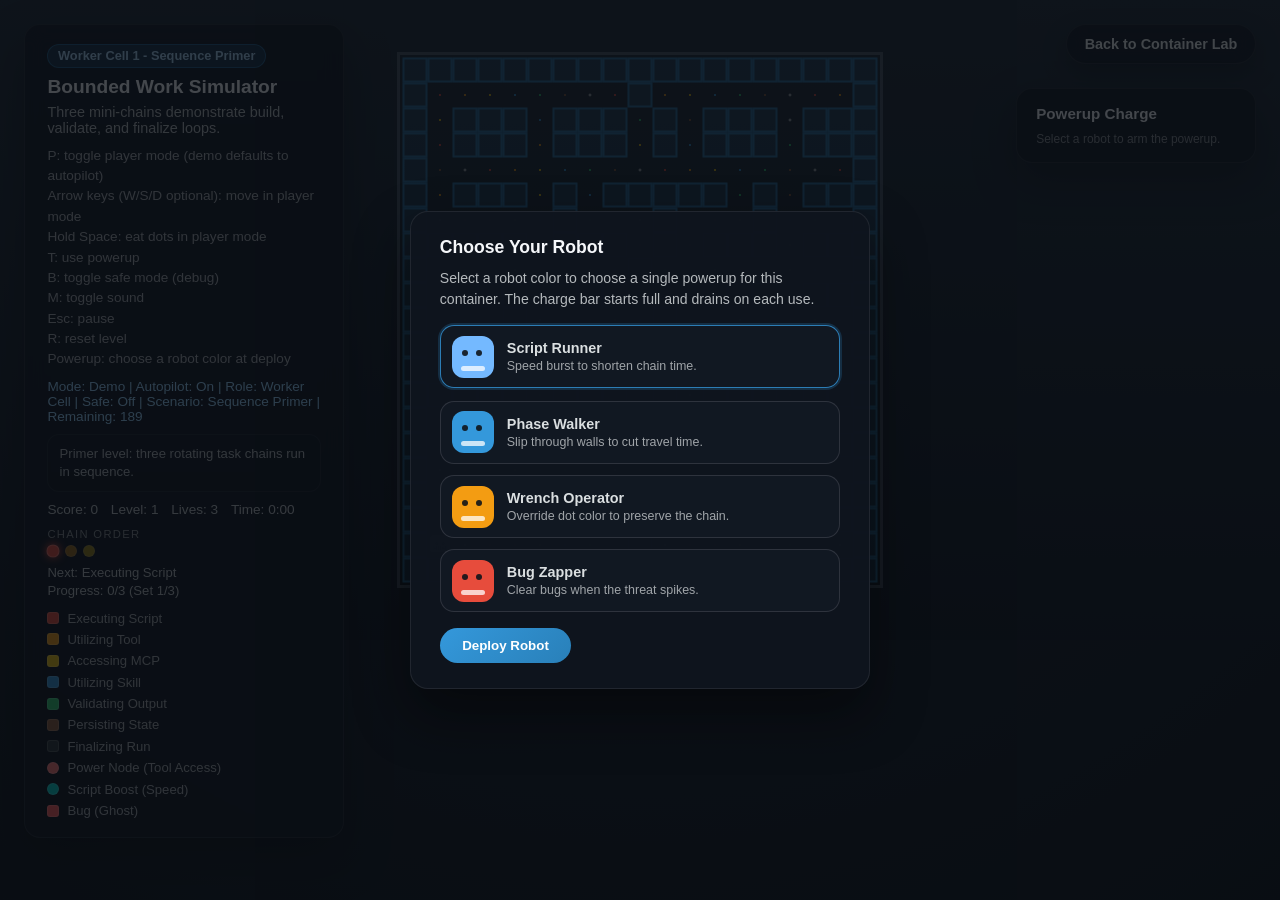
<file: container-llm-lab/playground.html>
<!DOCTYPE html>
<html lang="en">
<head>
    <meta charset="UTF-8">
    <meta name="viewport" content="width=device-width, initial-scale=1.0">
    <title>Bounded Work Simulator | Nathan Storms</title>
    <meta name="description" content="A game-like simulation of scoped tools, ordered execution, validation, and recovery.">
    <link rel="icon" href="../assets/favicon.svg" type="image/svg+xml">
    <style>
        * {
            margin: 0;
            padding: 0;
            box-sizing: border-box;
        }

        html, body {
            height: 100%;
        }

        body {
            font-family: 'Inter', 'Segoe UI', Tahoma, Geneva, Verdana, sans-serif;
            background: radial-gradient(circle at top, #1f2a36 0%, #141b24 60%, #0c1118 100%);
            color: #ecf0f1;
            overflow: hidden;
        }

        #playgroundCanvas {
            width: 100%;
            height: 100%;
            display: block;
        }

        .hud {
            position: fixed;
            top: 24px;
            left: 24px;
            background: rgba(15, 21, 30, 0.8);
            border: 1px solid rgba(255, 255, 255, 0.08);
            border-radius: 16px;
            padding: 1.2rem 1.4rem;
            box-shadow: 0 20px 45px rgba(0, 0, 0, 0.35);
            backdrop-filter: blur(10px);
            max-width: 320px;
        }

        .hud h1 {
            font-size: 1.2rem;
            margin-bottom: 0.4rem;
            color: #f5f7fa;
        }

        .hud p {
            font-size: 0.9rem;
            color: rgba(236, 240, 241, 0.75);
            margin-bottom: 0.6rem;
        }

        .badge {
            display: inline-block;
            background: rgba(52, 152, 219, 0.2);
            border: 1px solid rgba(52, 152, 219, 0.4);
            color: #a9d2f4;
            padding: 0.2rem 0.6rem;
            border-radius: 999px;
            font-size: 0.8rem;
            font-weight: 600;
            margin-bottom: 0.5rem;
        }

        .controls {
            font-size: 0.85rem;
            color: rgba(236, 240, 241, 0.7);
            line-height: 1.5;
        }

        .status {
            margin-top: 0.6rem;
            font-size: 0.85rem;
            color: #9bd5ff;
        }

        .narration {
            margin-top: 0.6rem;
            font-size: 0.82rem;
            color: rgba(236, 240, 241, 0.75);
            background: rgba(15, 21, 30, 0.6);
            border: 1px solid rgba(255, 255, 255, 0.06);
            border-radius: 12px;
            padding: 0.6rem 0.7rem;
            line-height: 1.4;
        }

        .scoreboard {
            margin-top: 0.6rem;
            display: flex;
            flex-wrap: wrap;
            gap: 0.8rem;
            font-size: 0.85rem;
            color: rgba(236, 240, 241, 0.8);
        }

        .chain {
            margin-top: 0.7rem;
        }

        .chain-label {
            font-size: 0.7rem;
            letter-spacing: 0.12em;
            text-transform: uppercase;
            color: rgba(236, 240, 241, 0.55);
            margin-bottom: 0.35rem;
        }

        .chain-row {
            display: flex;
            flex-wrap: wrap;
            gap: 0.35rem;
            margin-bottom: 0.45rem;
        }

        .chain-dot {
            width: 12px;
            height: 12px;
            border-radius: 50%;
            border: 1px solid rgba(255, 255, 255, 0.2);
            opacity: 0.6;
        }

        .chain-dot.active {
            opacity: 1;
            box-shadow: 0 0 8px currentColor;
            transform: scale(1.1);
        }

        .chain-dot.completed {
            opacity: 0.9;
            filter: brightness(1.1);
        }

        .chain-next {
            font-size: 0.82rem;
            color: rgba(236, 240, 241, 0.78);
            margin-bottom: 0.2rem;
        }

        .legend {
            margin-top: 0.8rem;
            display: grid;
            gap: 0.4rem;
        }

        .legend-item {
            display: flex;
            align-items: center;
            gap: 0.5rem;
            font-size: 0.82rem;
            color: rgba(236, 240, 241, 0.7);
        }

        .legend-swatch {
            width: 12px;
            height: 12px;
            border-radius: 3px;
            border: 1px solid rgba(255, 255, 255, 0.15);
        }

        .legend-swatch.power {
            border-radius: 50%;
        }

        .corner-button {
            position: fixed;
            right: 24px;
            top: 24px;
            background: rgba(15, 21, 30, 0.8);
            border: 1px solid rgba(255, 255, 255, 0.08);
            color: #ecf0f1;
            padding: 0.7rem 1.1rem;
            border-radius: 999px;
            text-decoration: none;
            font-weight: 600;
            font-size: 0.9rem;
            box-shadow: 0 10px 25px rgba(0, 0, 0, 0.3);
            backdrop-filter: blur(10px);
        }

        .corner-button:hover {
            background: rgba(52, 152, 219, 0.25);
        }

        .banner {
            position: fixed;
            bottom: 24px;
            left: 50%;
            transform: translateX(-50%);
            background: rgba(15, 21, 30, 0.75);
            border: 1px solid rgba(46, 204, 113, 0.35);
            color: #b5f5cc;
            padding: 0.6rem 1.4rem;
            border-radius: 999px;
            font-size: 0.9rem;
            display: none;
        }

        .banner.visible {
            display: inline-block;
        }

        .debug-panel {
            position: fixed;
            right: 24px;
            bottom: 24px;
            background: rgba(15, 21, 30, 0.85);
            border: 1px solid rgba(255, 255, 255, 0.08);
            border-radius: 12px;
            padding: 0.8rem 1rem;
            font-family: "Consolas", "Courier New", monospace;
            font-size: 0.75rem;
            color: rgba(236, 240, 241, 0.85);
            white-space: pre;
            max-width: 320px;
            z-index: 5;
        }

        .hat-panel {
            position: fixed;
            right: 24px;
            top: 88px;
            background: rgba(15, 21, 30, 0.85);
            border: 1px solid rgba(255, 255, 255, 0.08);
            border-radius: 16px;
            padding: 1rem 1.2rem;
            width: 240px;
            box-shadow: 0 18px 40px rgba(0, 0, 0, 0.35);
            backdrop-filter: blur(10px);
        }

        .hat-panel h2 {
            font-size: 0.95rem;
            margin-bottom: 0.6rem;
            color: #f5f7fa;
        }

        .hat-row {
            margin-bottom: 0.6rem;
        }

        .hat-header {
            display: flex;
            justify-content: space-between;
            font-size: 0.78rem;
            color: rgba(236, 240, 241, 0.75);
            margin-bottom: 0.3rem;
        }

        .hat-bar {
            width: 100%;
            height: 8px;
            border-radius: 999px;
            background: rgba(255, 255, 255, 0.08);
            overflow: hidden;
        }

        .hat-fill {
            height: 100%;
            border-radius: 999px;
        }

        .hat-empty {
            font-size: 0.75rem;
            color: rgba(236, 240, 241, 0.55);
        }

        .tutorial-overlay {
            position: fixed;
            inset: 0;
            background: rgba(9, 12, 18, 0.7);
            display: none;
            align-items: center;
            justify-content: center;
            z-index: 20;
        }

        .tutorial-overlay.visible {
            display: flex;
        }

        .tutorial-card {
            background: rgba(15, 21, 30, 0.95);
            border: 1px solid rgba(255, 255, 255, 0.08);
            border-radius: 18px;
            padding: 1.6rem 1.8rem;
            max-width: 420px;
            width: 90%;
            box-shadow: 0 25px 55px rgba(0, 0, 0, 0.45);
        }

        .tutorial-card h2 {
            font-size: 1.1rem;
            color: #f5f7fa;
            margin-bottom: 0.6rem;
        }

        .tutorial-card p {
            font-size: 0.92rem;
            color: rgba(236, 240, 241, 0.8);
            line-height: 1.5;
            margin-bottom: 1.2rem;
        }

        .tutorial-card button {
            background: linear-gradient(135deg, #3498db, #2980b9);
            border: none;
            color: #ffffff;
            padding: 0.6rem 1.4rem;
            border-radius: 999px;
            font-weight: 600;
            cursor: pointer;
        }

        .tutorial-card button:hover {
            filter: brightness(1.05);
        }

        .hat-select-overlay {
            position: fixed;
            inset: 0;
            background: rgba(9, 12, 18, 0.75);
            display: none;
            align-items: center;
            justify-content: center;
            z-index: 25;
        }

        .hat-select-overlay.visible {
            display: flex;
        }

        .hat-select-card {
            background: rgba(15, 21, 30, 0.98);
            border: 1px solid rgba(255, 255, 255, 0.08);
            border-radius: 18px;
            padding: 1.6rem 1.8rem;
            max-width: 460px;
            width: 92%;
            box-shadow: 0 25px 55px rgba(0, 0, 0, 0.45);
        }

        .hat-select-card h2 {
            font-size: 1.1rem;
            color: #f5f7fa;
            margin-bottom: 0.6rem;
        }

        .hat-select-card p {
            font-size: 0.88rem;
            color: rgba(236, 240, 241, 0.75);
            margin-bottom: 1rem;
            line-height: 1.5;
        }

        .robot-options {
            display: grid;
            gap: 0.7rem;
            margin-bottom: 1rem;
        }

        .robot-option {
            display: block;
        }

        .robot-option input {
            position: absolute;
            opacity: 0;
            pointer-events: none;
        }

        .robot-card {
            display: flex;
            gap: 0.8rem;
            align-items: center;
            padding: 0.6rem 0.7rem;
            border-radius: 14px;
            border: 1px solid rgba(255, 255, 255, 0.12);
            background: rgba(18, 25, 36, 0.9);
            transition: border-color 0.2s ease, box-shadow 0.2s ease, transform 0.2s ease;
        }

        .robot-option input:checked + .robot-card {
            border-color: rgba(52, 152, 219, 0.8);
            box-shadow: 0 0 0 2px rgba(52, 152, 219, 0.2);
            transform: translateY(-1px);
        }

        .robot-avatar {
            width: 42px;
            height: 42px;
            border-radius: 12px;
            position: relative;
            flex-shrink: 0;
        }

        .robot-avatar::before {
            content: '';
            position: absolute;
            top: 14px;
            left: 10px;
            width: 6px;
            height: 6px;
            border-radius: 50%;
            background: rgba(15, 20, 26, 0.9);
            box-shadow: 14px 0 0 rgba(15, 20, 26, 0.9);
        }

        .robot-avatar::after {
            content: '';
            position: absolute;
            bottom: 7px;
            left: 9px;
            width: 24px;
            height: 5px;
            border-radius: 999px;
            background: rgba(255, 255, 255, 0.75);
        }

        .robot-speed { background: #74b9ff; }
        .robot-wall { background: #3498db; }
        .robot-paint { background: #f39c12; }
        .robot-zap { background: #e74c3c; }

        .robot-meta {
            display: flex;
            flex-direction: column;
            gap: 0.2rem;
        }

        .robot-name {
            font-weight: 600;
            font-size: 0.9rem;
            color: rgba(236, 240, 241, 0.92);
        }

        .robot-desc {
            font-size: 0.78rem;
            color: rgba(236, 240, 241, 0.65);
        }

        .hat-select-card button {
            background: linear-gradient(135deg, #3498db, #2980b9);
            border: none;
            color: #ffffff;
            padding: 0.6rem 1.4rem;
            border-radius: 999px;
            font-weight: 600;
            cursor: pointer;
        }

        .hat-select-card button:hover {
            filter: brightness(1.05);
        }
    </style>
</head>
<body>
    <main>
    <canvas id="playgroundCanvas">Interactive work-cell simulation. Use the on-screen controls or keyboard instructions to explore.</canvas>

    <div class="hud">
        <div class="badge" id="containerBadge">Worker Cell</div>
        <h1>Bounded Work Simulator</h1>
        <p>Each level is a visual simulation of a bounded work cell. Dots represent ordered steps; power nodes represent scoped tools.</p>
        <div class="controls">
            P: toggle player mode (demo defaults to autopilot)<br>
            Arrow keys (W/S/D optional): move in player mode<br>
            Hold Space: eat dots in player mode<br>
            T: use powerup<br>
            B: toggle safe mode (debug)<br>
            M: toggle sound<br>
            Esc: pause<br>
            R: reset level<br>
            Powerup: choose a robot color at deploy
        </div>
        <div class="status" id="statusText">Mode: Demo | Autopilot: On</div>
        <div class="narration" id="narrationText">Autoplay demo: collecting task dots in the required order.</div>
        <div class="scoreboard">
            <div>Score: <span id="scoreValue">0</span></div>
            <div>Level: <span id="levelValue">1</span></div>
            <div>Lives: <span id="livesValue">3</span></div>
            <div>Time: <span id="timeValue">0:00</span></div>
        </div>
        <div class="chain">
            <div class="chain-label">Chain Order</div>
            <div class="chain-row" id="chainRow"></div>
            <div class="chain-next">Next: <span id="nextValue">Executing Script</span></div>
            <div class="chain-next">Progress: <span id="chainValue">0/7</span></div>
        </div>
        <div class="legend">
            <div class="legend-item"><span class="legend-swatch" style="background:#e74c3c;"></span>Executing Script</div>
            <div class="legend-item"><span class="legend-swatch" style="background:#f39c12;"></span>Utilizing Tool</div>
            <div class="legend-item"><span class="legend-swatch" style="background:#f1c40f;"></span>Accessing MCP</div>
            <div class="legend-item"><span class="legend-swatch" style="background:#3498db;"></span>Utilizing Skill</div>
            <div class="legend-item"><span class="legend-swatch" style="background:#2ecc71;"></span>Validating Output</div>
            <div class="legend-item"><span class="legend-swatch" style="background:#8e5b3a;"></span>Persisting State</div>
            <div class="legend-item"><span class="legend-swatch" style="background:#2d3436;"></span>Finalizing Run</div>
            <div class="legend-item"><span class="legend-swatch power" style="background:#ff7675;"></span>Power Node (Tool Access)</div>
            <div class="legend-item"><span class="legend-swatch power" style="background:#00cec9;"></span>Script Boost (Speed)</div>
            <div class="legend-item"><span class="legend-swatch" style="background:#ff5c5c;"></span>Bug (Ghost)</div>
        </div>
    </div>

    <nav aria-label="Simulator navigation">
        <a class="corner-button" href="index.html">Back to Container Lab</a>
    </nav>
    <div class="banner" id="completeBanner">Task Complete - Re-seeding level</div>
    <div class="debug-panel" id="debugPanel"></div>
    <div class="hat-panel" id="hatPanel">
        <h2>Powerup Charge</h2>
        <div id="hatList"></div>
    </div>
    </main>
    <div class="tutorial-overlay" id="tutorialOverlay" aria-hidden="true" inert>
        <div class="tutorial-card" role="dialog" aria-modal="true" aria-labelledby="tutorialTitle">
            <h2 id="tutorialTitle">Automation Insight</h2>
            <p id="tutorialMessage"></p>
            <button id="tutorialOk" type="button">OK, continue</button>
        </div>
    </div>
    <div class="hat-select-overlay" id="hatSelectOverlay" aria-hidden="true" inert>
        <div class="hat-select-card" role="dialog" aria-modal="true" aria-labelledby="hatSelectTitle">
            <h2 id="hatSelectTitle">Choose Your Robot</h2>
            <p>Select a robot color to choose a single powerup for this container. The charge bar starts full and drains on each use.</p>
            <div class="robot-options" id="hatOptions">
                <label class="robot-option">
                    <input type="radio" name="robot" value="speed" checked>
                    <span class="robot-card">
                        <span class="robot-avatar robot-speed"></span>
                        <span class="robot-meta">
                            <span class="robot-name">Script Runner</span>
                            <span class="robot-desc">Speed burst to shorten chain time.</span>
                        </span>
                    </span>
                </label>
                <label class="robot-option">
                    <input type="radio" name="robot" value="wall">
                    <span class="robot-card">
                        <span class="robot-avatar robot-wall"></span>
                        <span class="robot-meta">
                            <span class="robot-name">Phase Walker</span>
                            <span class="robot-desc">Slip through walls to cut travel time.</span>
                        </span>
                    </span>
                </label>
                <label class="robot-option">
                    <input type="radio" name="robot" value="paint">
                    <span class="robot-card">
                        <span class="robot-avatar robot-paint"></span>
                        <span class="robot-meta">
                            <span class="robot-name">Wrench Operator</span>
                            <span class="robot-desc">Override dot color to preserve the chain.</span>
                        </span>
                    </span>
                </label>
                <label class="robot-option">
                    <input type="radio" name="robot" value="zap">
                    <span class="robot-card">
                        <span class="robot-avatar robot-zap"></span>
                        <span class="robot-meta">
                            <span class="robot-name">Bug Zapper</span>
                            <span class="robot-desc">Clear bugs when the threat spikes.</span>
                        </span>
                    </span>
                </label>
            </div>
            <button id="hatSelectConfirm" type="button">Deploy Robot</button>
        </div>
    </div>

    <script>
        (() => {
            const canvas = document.getElementById('playgroundCanvas');
            const ctx = canvas.getContext('2d');
            const statusText = document.getElementById('statusText');
            const scoreValue = document.getElementById('scoreValue');
            const levelValue = document.getElementById('levelValue');
            const livesValue = document.getElementById('livesValue');
            const timeValue = document.getElementById('timeValue');
            const chainValue = document.getElementById('chainValue');
            const nextValue = document.getElementById('nextValue');
            const chainRow = document.getElementById('chainRow');
            const narrationText = document.getElementById('narrationText');
            const banner = document.getElementById('completeBanner');
            const badge = document.getElementById('containerBadge');
            const hudTitle = document.querySelector('.hud h1');
            const hudDescription = document.querySelector('.hud p');
            const debugPanel = document.getElementById('debugPanel');
            const hatPanel = document.getElementById('hatPanel');
            const hatList = document.getElementById('hatList');
            const tutorialOverlay = document.getElementById('tutorialOverlay');
            const tutorialTitle = document.getElementById('tutorialTitle');
            const tutorialMessage = document.getElementById('tutorialMessage');
            const tutorialOk = document.getElementById('tutorialOk');
            const hatSelectOverlay = document.getElementById('hatSelectOverlay');
            const hatSelectConfirm = document.getElementById('hatSelectConfirm');
            const hatOptions = document.getElementById('hatOptions');
            const params = new URLSearchParams(window.location.search);
            const roleParam = (params.get('role') || 'worker').toLowerCase();
            const debugEnabled = params.get('debug') === '1';
            const safeEnabled = params.get('safe') === '1';
            const roleConfigs = {
                worker: { label: 'Worker Cell', levels: [1, 2, 3, 4, 5], nextRole: 'specialist' },
                specialist: { label: 'Specialist Cell', levels: [2, 3, 4], nextRole: null }
            };
            const roleKey = roleConfigs[roleParam] ? roleParam : 'worker';
            const roleConfig = roleConfigs[roleKey];
            const rawContainer = parseInt(params.get('container') || '1', 10) || 1;
            const containerIndex = Math.min(Math.max(1, rawContainer), roleConfig.levels.length);
            const levelParam = Number(params.get('level'));
            const selectedLevel = Number.isFinite(levelParam) && levelParam > 0
                ? levelParam
                : (roleConfig.levels[containerIndex - 1] || roleConfig.levels[0] || 1);

            const layout = [
                '###################',
                '#........#........#',
                '#.###.###.#.###.###',
                '#o###.###.#.###.###',
                '#.................#',
                '#.###.#.#####.#.###',
                '#.....#...#...#...#',
                '#####.###.#.###.###',
                '#........#........#',
                '#.###.###.#.###.###',
                '#...#.....#.......#',
                '#.###.###.#.###.###',
                '#........#........#',
                '#####.###.#.###.###',
                '#.....#...#...#...#',
                '#.###.#.#####.#.###',
                '#.................#',
                '#o###.###.#.###.###',
                '#.###.###.#.###.###',
                '#........#........#',
                '###################'
            ];

            const chainSequence = [
                { key: 'red', label: 'Executing Script', color: '#e74c3c', points: 12 },
                { key: 'orange', label: 'Utilizing Tool', color: '#f39c12', points: 14 },
                { key: 'yellow', label: 'Accessing MCP', color: '#f1c40f', points: 16 },
                { key: 'blue', label: 'Utilizing Skill', color: '#3498db', points: 18 },
                { key: 'green', label: 'Validating Output', color: '#2ecc71', points: 20 },
                { key: 'brown', label: 'Persisting State', color: '#8e5b3a', points: 22 },
                { key: 'black', label: 'Finalizing Run', color: '#2d3436', points: 24 }
            ];

            const powerNode = { key: 'power', label: 'Tool Access', color: '#ff7675', points: 30 };
            const boostNode = { key: 'boost', label: 'Script Boost', color: '#00cec9', points: 40, duration: 5000, speedBonus: 1.4 };

            const toolConfigs = {
                speed: { label: 'Script Boost', color: '#74b9ff', duration: 5000, speedBonus: 1.6, cost: 15 },
                wall: { label: 'Phase Shift', color: '#3498db', duration: 4500, cost: 30 },
                paint: { label: 'Wrench Override', color: '#f39c12', cost: 20 },
                zap: { label: 'Bug Zapper', color: '#e74c3c', cost: 25 }
            };
            const hatChargeConfig = {
                start: 100,
                perChain: 0,
                comboBonus: 0,
                powerBonus: 25,
                boostBonus: 30,
                comboWindowMs: 3500
            };

            const sound = {
                enabled: true,
                ctx: null
            };

            const levelConfigs = [
                {
                    id: 1,
                    name: 'Sequence Primer',
                    title: 'Bounded Work Simulator',
                    summary: 'Three mini-chains demonstrate build, validate, and finalize loops.',
                    chainSets: [
                        ['red', 'orange', 'yellow'],
                        ['blue', 'green', 'brown'],
                        ['red', 'orange', 'black']
                    ],
                    chainKeys: ['red', 'orange', 'yellow', 'blue', 'green', 'brown', 'black'],
                    tutorialKeys: ['red', 'orange', 'yellow', 'blue', 'green', 'brown', 'black'],
                    ghostCount: 0,
                    allowPowerNodes: false,
                    allowBoostNodes: false,
                    bugsEnabled: false,
                    autoMistake: false,
                    speedMultiplier: 1,
                    narration: [
                        'Primer level: three rotating task chains run in sequence.',
                        'No bugs here. Focus on understanding why order matters.',
                        'Each dot is a task step inside a sealed container.'
                    ]
                },
                {
                    id: 2,
                    name: 'Tooling Path',
                    title: 'Tool Access & Wildcards',
                    summary: 'Power nodes unlock tools that can preserve the chain.',
                    chainKeys: ['red', 'orange', 'yellow', 'blue'],
                    tutorialKeys: ['blue', 'power'],
                    ghostCount: 1,
                    allowPowerNodes: true,
                    allowBoostNodes: false,
                    bugsEnabled: true,
                    autoMistake: false,
                    speedMultiplier: 1,
                    narration: [
                        'Power nodes grant tools that can skip chain steps.',
                        'Blue dots mark skill execution in this sequence.',
                        'Tools reduce bug impact when the chain slips.'
                    ]
                },
                {
                    id: 3,
                    name: 'Bug Mitigation',
                    title: 'Bug Containment',
                    summary: 'Bugs enter the maze; boosts keep execution fast.',
                    chainKeys: ['red', 'orange', 'yellow', 'blue', 'green'],
                    ghostCount: 2,
                    allowPowerNodes: true,
                    allowBoostNodes: true,
                    bugsEnabled: true,
                    autoMistake: false,
                    speedMultiplier: 1.05,
                    narration: [
                        'Bugs now patrol the container lanes.',
                        'Script boosts accelerate execution when timing matters.',
                        'Green dots confirm validation before the next step.'
                    ]
                },
                {
                    id: 4,
                    name: 'Full Pipeline',
                    title: 'Workflow Orchestration',
                    summary: 'Full chain, more bugs, and an intentional mis-order demo.',
                    chainKeys: ['red', 'orange', 'yellow', 'blue', 'green', 'brown', 'black'],
                    ghostCount: 3,
                    allowPowerNodes: true,
                    allowBoostNodes: true,
                    bugsEnabled: true,
                    autoMistake: true,
                    mistakeIntervalMs: 16000,
                    mistakeWindowMs: 7000,
                    speedMultiplier: 1.08,
                    narration: [
                        'Full pipeline: all seven steps are required.',
                        'Autopilot will occasionally show a mis-order to trigger bugs.',
                        'Brown and black finalize persistence and handoff.'
                    ]
                },
                {
                    id: 5,
                    name: 'Stress Test',
                    title: 'High-Pressure Execution',
                    summary: 'All systems active with higher bug pressure and faster pacing.',
                    chainKeys: ['red', 'orange', 'yellow', 'blue', 'green', 'brown', 'black'],
                    ghostCount: 4,
                    allowPowerNodes: true,
                    allowBoostNodes: true,
                    bugsEnabled: true,
                    autoMistake: true,
                    mistakeIntervalMs: 11000,
                    mistakeWindowMs: 6000,
                    speedMultiplier: 1.16,
                    narration: [
                        'Stress test shows peak load handling.',
                        'Mistakes trigger aggressive bug surges.',
                        'Tools and boosts keep throughput steady.'
                    ]
                }
            ];

            const baseNarrationScript = [
                'Dots follow the chain order: red > orange > yellow > blue > green > brown > black.',
                'Power nodes grant limited-use powerups that unlock special abilities.',
                'Bugs react to mistakes. Higher chain errors can trigger bug surges.',
                'Script boosts speed execution and helps finish chains faster.',
                'This autoplay demo mirrors agent workflows without exposing private data.'
            ];

            const tutorialMessages = {
                intro: {
                    title: 'Autopilot Overview',
                    body: 'This simulation shows a bounded worker following a strict task chain. The robot must collect dots in order to keep the illustrated workflow deterministic and repeatable.'
                },
                red: {
                    title: 'Executing Script',
                    body: 'The first dot represents a controlled script run. It sets the baseline context before tools or external services are used.'
                },
                orange: {
                    title: 'Utilizing Tool',
                    body: 'Tool access is scoped and deliberate. This step shows the agent invoking a tool only when the chain requires it.'
                },
                yellow: {
                    title: 'Accessing MCP',
                    body: 'MCP access pulls the right context at the right time. Following the chain reduces errors and keeps output trustworthy.'
                },
                power: {
                    title: 'Tool Access',
                    body: 'Scoped tool access equips a bounded worker with a targeted capability. In this simulation, that idea is visualized as a single robot powerup.'
                },
                boost: {
                    title: 'Script Boost',
                    body: 'Script boosts speed execution and reduce time spent between chain steps.'
                },
                blue: {
                    title: 'Utilizing Skill',
                    body: 'Skills apply domain expertise to the task. This chain step represents specialized execution.'
                },
                green: {
                    title: 'Validating Output',
                    body: 'Validation confirms results before anything is persisted or finalized.'
                },
                brown: {
                    title: 'Persisting State',
                    body: 'State is stored only after validation passes to keep the system consistent.'
                },
                black: {
                    title: 'Finalizing Run',
                    body: 'Finalization seals the workflow and marks the task as complete.'
                }
            };

            const state = {
                width: 0,
                height: 0,
                levelRect: { x: 0, y: 0, w: 0, h: 0 },
                cols: layout[0].length,
                rows: layout.length,
                cellSize: 0,
                walls: new Set(),
                dots: [],
                dotMap: new Map(),
                activeChainSequence: [],
                allowedChainSequence: null,
                chainSets: null,
                chainSetIndex: 0,
                narrationScript: baseNarrationScript,
                levelConfig: null,
                autoMistakeTargetKey: null,
                autoMistakeUntil: 0,
                nextMistakeAt: 0,
                lastPosition: { c: 0, r: 0 },
                stuckSince: 0,
                tutorialQueue: [],
                tutorialActive: false,
                tutorialShown: {},
                pendingIntro: false,
                modalAction: null,
                bugThreatUntil: 0,
                inefficiencyCooldownUntil: 0,
                safeMode: safeEnabled,
                player: {
                    c: 1,
                    r: 1,
                    dirX: 1,
                    dirY: 0,
                    heading: 0,
                    baseSpeed: 4.2
                },
                ghosts: [],
                autopilot: true,
                playerMode: false,
                eatHeld: false,
                paused: false,
                autoPath: [],
                autoStep: 0,
                score: 0,
                level: 1,
                lives: 3,
                hatCharges: {
                    speed: 0,
                    wall: 0,
                    paint: 0,
                    zap: 0
                },
                equippedHats: [],
                wallPassUntil: 0,
                chainIndex: 0,
                chainStreak: 0,
                chainStartTime: 0,
                lastChainTime: 0,
                speedBoostUntil: 0,
                bugBoostUntil: 0,
                bugBoostFactor: 1,
                frightenedUntil: 0,
                mode: 'scatter',
                modeTimer: 0,
                lastTime: 0,
                freezeUntil: 0,
                narrationIndex: 0,
                narrationHoldUntil: 0,
                narrationTimer: 0,
                recoveryMode: false,
                savedChainSequence: null,
                savedChainSetIndex: 0,
                zapFlashUntil: 0,
                runStartTime: 0
            };

            const ghostConfigs = [
                { id: 'bug-alpha', color: '#ff5c5c', personality: 'chase' },
                { id: 'bug-beta', color: '#6dd5fa', personality: 'ambush' },
                { id: 'bug-gamma', color: '#f093fb', personality: 'random' },
                { id: 'bug-delta', color: '#feca57', personality: 'guard' }
            ];

            function unlockAudio() {
                if (!sound.ctx) {
                    const AudioContext = window.AudioContext || window.webkitAudioContext;
                    sound.ctx = new AudioContext();
                }
                if (sound.ctx.state === 'suspended') {
                    sound.ctx.resume();
                }
            }

            function playTone(freq, duration, type, gainValue) {
                if (!sound.enabled || !sound.ctx) return;
                const ctx = sound.ctx;
                const osc = ctx.createOscillator();
                const gain = ctx.createGain();
                const now = ctx.currentTime;
                osc.type = type || 'sine';
                osc.frequency.value = freq;
                gain.gain.value = 0.0001;
                gain.gain.linearRampToValueAtTime(gainValue || 0.08, now + 0.01);
                gain.gain.exponentialRampToValueAtTime(0.0001, now + duration);
                osc.connect(gain);
                gain.connect(ctx.destination);
                osc.start(now);
                osc.stop(now + duration + 0.02);
            }

            function playEvent(name) {
                const map = {
                    chain: { freq: 520, duration: 0.08 },
                    complete: { freq: 760, duration: 0.12 },
                    power: { freq: 640, duration: 0.1 },
                    tool: { freq: 420, duration: 0.09 },
                    break: { freq: 180, duration: 0.14 },
                    bug: { freq: 130, duration: 0.18 }
                };
                const setting = map[name] || { freq: 440, duration: 0.08 };
                playTone(setting.freq, setting.duration, 'triangle', 0.07);
            }

            function grantHatCharge(preferKey, amountOverride) {
                const available = state.equippedHats.length ? state.equippedHats : Object.keys(toolConfigs);
                const pick = preferKey && available.includes(preferKey)
                    ? preferKey
                    : available.reduce((lowest, keyName) => {
                        const charge = state.hatCharges[keyName] || 0;
                        const lowestCharge = state.hatCharges[lowest] || 0;
                        return charge < lowestCharge ? keyName : lowest;
                    }, available[0]);
                if (!pick) return;
                const amount = amountOverride ?? hatChargeConfig.powerBonus;
                state.hatCharges[pick] = Math.min(100, (state.hatCharges[pick] || 0) + amount);
                const label = toolConfigs[pick]?.label || 'Powerup';
                showBanner(`${label} Charged`);
                playEvent('power');
                setNarration(`${label} charged. Limited power available.`);
                updateHud();
            }

            function useSpeedTool(now) {
                if (state.hatCharges.speed < toolConfigs.speed.cost) return false;
                state.hatCharges.speed -= toolConfigs.speed.cost;
                state.speedBoostUntil = now + toolConfigs.speed.duration;
                showBanner('Script Boost: Speed Burst');
                playEvent('tool');
                setNarration('Script boost engaged. Execution speed increased.');
                updateHud();
                return true;
            }

            function useWallTool(now) {
                if (state.hatCharges.wall < toolConfigs.wall.cost) return false;
                state.hatCharges.wall -= toolConfigs.wall.cost;
                state.wallPassUntil = now + toolConfigs.wall.duration;
                state.autoPath = [];
                state.autoStep = 0;
                showBanner('Phase Shift: Wall Pass');
                playEvent('tool');
                setNarration('Phase shift active. Passing through walls temporarily.');
                updateHud();
                return true;
            }

            function useZapTool(now) {
                if (state.hatCharges.zap < toolConfigs.zap.cost) return false;
                if (!state.ghosts.length) return false;
                let closest = state.ghosts[0];
                let bestDist = Math.hypot(state.player.c - closest.c, state.player.r - closest.r);
                state.ghosts.forEach((ghost) => {
                    const dist = Math.hypot(state.player.c - ghost.c, state.player.r - ghost.r);
                    if (dist < bestDist) {
                        bestDist = dist;
                        closest = ghost;
                    }
                });
                if (bestDist > 4) return false;
                state.hatCharges.zap -= toolConfigs.zap.cost;
                const spawn = findOpenCell(Math.floor(state.cols / 2), Math.floor(state.rows / 2));
                closest.c = spawn.c;
                closest.r = spawn.r;
                closest.dirX = 0;
                closest.dirY = -1;
                closest.heading = -Math.PI / 2;
                state.zapFlashUntil = now + 400;
                state.frightenedUntil = Math.max(state.frightenedUntil, now + 1500);
                state.bugThreatUntil = Math.max(0, state.bugThreatUntil - 1500);
                showBanner('Red-Eye Zap: Bug Cleared');
                playEvent('tool');
                setNarration('Bug zapped. Threat window reduced.');
                updateHud();
                return true;
            }

            function useToolAuto(now, force) {
                if (!state.safeMode && state.bugThreatUntil > now && state.hatCharges.zap >= toolConfigs.zap.cost) {
                    if (useZapTool(now)) return true;
                }
                if (state.hatCharges.speed >= toolConfigs.speed.cost && state.speedBoostUntil < now) {
                    if (useSpeedTool(now)) return true;
                }
                if (state.hatCharges.wall >= toolConfigs.wall.cost && state.wallPassUntil < now) {
                    if (force || state.autoPath.length > 18) {
                        if (useWallTool(now)) return true;
                    }
                }
                return false;
            }

            function getActiveChainSequence() {
                if (state.activeChainSequence && state.activeChainSequence.length) {
                    return state.activeChainSequence;
                }
                return chainSequence;
            }

            function scheduleNextMistake(now) {
                if (!state.levelConfig || !state.levelConfig.autoMistake) {
                    state.nextMistakeAt = 0;
                    return;
                }
                const base = state.levelConfig.mistakeIntervalMs || 14000;
                const jitter = base * 0.3 * Math.random();
                state.nextMistakeAt = now + base + jitter;
            }

            function applyLevelConfig() {
                const config = levelConfigs.find((entry) => entry.id === selectedLevel) || levelConfigs[0];
                state.levelConfig = config;
                state.chainSets = Array.isArray(config.chainSets) ? config.chainSets : null;
                state.chainSetIndex = 0;
                if (state.chainSets && state.chainSets.length) {
                    const allowedKeys = new Set();
                    state.chainSets.forEach((setKeys) => {
                        if (Array.isArray(setKeys)) {
                            setKeys.forEach((keyName) => allowedKeys.add(keyName));
                        }
                    });
                    state.allowedChainSequence = chainSequence.filter((entry) => allowedKeys.has(entry.key));
                    const firstSet = state.chainSets[0] || [];
                    state.activeChainSequence = chainSequence.filter((entry) => firstSet.includes(entry.key));
                } else {
                    state.allowedChainSequence = null;
                    state.activeChainSequence = chainSequence.filter((entry) => config.chainKeys.includes(entry.key));
                }
                if (!state.activeChainSequence.length) {
                    state.activeChainSequence = chainSequence.slice();
                }
                state.playerMode = false;
                state.autopilot = true;
                state.eatHeld = false;
                state.player.baseSpeed = 5.4 * (config.speedMultiplier || 1);
                state.hatCharges = { speed: 0, wall: 0, paint: 0, zap: 0 };
                state.equippedHats = [];
                updateHatPanel();
                state.wallPassUntil = 0;
                state.autoMistakeTargetKey = null;
                state.autoMistakeUntil = 0;
                scheduleNextMistake(performance.now());
                state.narrationScript = config.narration && config.narration.length
                    ? config.narration
                    : baseNarrationScript;
                state.narrationIndex = 0;
                state.narrationTimer = 0;
                state.tutorialQueue = [];
                state.tutorialActive = false;
                state.tutorialShown = {};
                state.pendingIntro = config.id === 1;
                state.recoveryMode = false;
                state.savedChainSequence = null;
                state.savedChainSetIndex = 0;
                state.runStartTime = 0;
                showHatSelect();
                if (badge) {
                    badge.textContent = `${roleConfig.label} ${containerIndex} - ${config.name}`;
                }
                if (hudTitle) {
                    hudTitle.textContent = config.title;
                }
                if (hudDescription) {
                    hudDescription.textContent = config.summary;
                }
            }

            function initChainRow() {
                chainRow.innerHTML = '';
                getActiveChainSequence().forEach((entry, index) => {
                    const dot = document.createElement('span');
                    dot.className = 'chain-dot';
                    dot.dataset.index = index;
                    dot.style.backgroundColor = entry.color;
                    dot.style.color = entry.color;
                    chainRow.appendChild(dot);
                });
            }

            function updateChainDisplay() {
                const sequence = getActiveChainSequence();
                const expected = getExpectedKey();
                const expectedEntry = sequence.find((entry) => entry.key === expected) || chainSequence[0];
                nextValue.textContent = expectedEntry.label;
                if (state.chainSets && state.chainSets.length) {
                    chainValue.textContent = `${state.chainIndex}/${sequence.length} (Set ${state.chainSetIndex + 1}/${state.chainSets.length})`;
                } else {
                    chainValue.textContent = `${state.chainIndex}/${sequence.length}`;
                }
                Array.from(chainRow.children).forEach((dot, index) => {
                    dot.classList.remove('active', 'completed');
                    if (index < state.chainIndex) {
                        dot.classList.add('completed');
                    }
                    if (index === state.chainIndex) {
                        dot.classList.add('active');
                    }
                });
            }

            function showBanner(message, duration) {
                banner.textContent = message;
                banner.classList.add('visible');
                setTimeout(() => {
                    banner.classList.remove('visible');
                }, duration || 1400);
            }

            function setNarration(message, holdMs) {
                if (!narrationText) return;
                narrationText.textContent = message;
                state.narrationHoldUntil = performance.now() + (holdMs || 2600);
            }

            function updateNarration(delta, now) {
                if (state.playerMode || !narrationText) return;
                if (now < state.narrationHoldUntil) return;
                state.narrationTimer += delta;
                if (state.narrationTimer >= 6) {
                    state.narrationTimer = 0;
                    const script = state.narrationScript || baseNarrationScript;
                    if (!script.length) return;
                    state.narrationIndex = (state.narrationIndex + 1) % script.length;
                    narrationText.textContent = script[state.narrationIndex];
                }
            }

            function enqueueTutorial(message, title) {
                if (!message || !tutorialOverlay) return;
                state.tutorialQueue.push({ message, title: title || 'Automation Insight' });
                if (!state.tutorialActive) {
                    showNextTutorial();
                }
            }

            function showNextTutorial() {
                const next = state.tutorialQueue.shift();
                if (!next) {
                    state.tutorialActive = false;
                    return;
                }
                state.tutorialActive = true;
                state.paused = true;
                tutorialTitle.textContent = next.title;
                tutorialMessage.textContent = next.message;
                tutorialOk.textContent = 'OK, continue';
                state.modalAction = null;
                tutorialOverlay.classList.add('visible');
                tutorialOverlay.setAttribute('aria-hidden', 'false');
                tutorialOverlay.removeAttribute('inert');
            }

            function dismissTutorial() {
                if (!tutorialOverlay || !state.tutorialActive) return;
                tutorialOverlay.classList.remove('visible');
                tutorialOverlay.setAttribute('aria-hidden', 'true');
                tutorialOverlay.setAttribute('inert', '');
                const hatSelectionOpen = hatSelectOverlay && hatSelectOverlay.classList.contains('visible');
                state.paused = hatSelectionOpen ? true : false;
                state.tutorialActive = false;
                if (state.chainIndex > 0) {
                    state.lastChainTime = performance.now();
                }
                if (state.modalAction) {
                    const action = state.modalAction;
                    state.modalAction = null;
                    action();
                    return;
                }
                if (state.tutorialQueue.length) {
                    showNextTutorial();
                }
            }

            function showModal(message, title, buttonLabel, action) {
                if (!tutorialOverlay) return;
                state.tutorialQueue = [];
                state.tutorialActive = true;
                state.paused = true;
                state.modalAction = typeof action === 'function' ? action : null;
                tutorialTitle.textContent = title || 'Automation Insight';
                tutorialMessage.textContent = message;
                tutorialOk.textContent = buttonLabel || 'OK, continue';
                tutorialOverlay.classList.add('visible');
                tutorialOverlay.setAttribute('aria-hidden', 'false');
                tutorialOverlay.removeAttribute('inert');
            }

            function showHatSelect() {
                if (!hatSelectOverlay) return;
                state.paused = true;
                hatSelectOverlay.classList.add('visible');
                hatSelectOverlay.setAttribute('aria-hidden', 'false');
                hatSelectOverlay.removeAttribute('inert');
            }

            function applyHatSelection() {
                if (!hatOptions) return;
                const selectedInput = hatOptions.querySelector('input[name="robot"]:checked');
                const selected = selectedInput ? selectedInput.value : 'speed';
                state.equippedHats = [selected];
                resetHatCharges();
                state.runStartTime = performance.now();
                hatSelectOverlay.classList.remove('visible');
                hatSelectOverlay.setAttribute('aria-hidden', 'true');
                hatSelectOverlay.setAttribute('inert', '');
                state.paused = false;
                updateHud();
                if (state.pendingIntro) {
                    state.pendingIntro = false;
                    const intro = tutorialMessages.intro;
                    if (intro) enqueueTutorial(intro.body, intro.title);
                }
            }

            function maybeShowTutorialForDot(dotType) {
                if (!state.levelConfig) return;
                if (state.levelConfig.tutorialKeys && !state.levelConfig.tutorialKeys.includes(dotType)) {
                    return;
                }
                if (state.tutorialShown[dotType]) return;
                const entry = tutorialMessages[dotType];
                if (!entry) return;
                state.tutorialShown[dotType] = true;
                enqueueTutorial(entry.body, entry.title);
            }

            function resize() {
                const dpr = window.devicePixelRatio || 1;
                state.width = canvas.clientWidth;
                state.height = canvas.clientHeight;
                canvas.width = Math.floor(state.width * dpr);
                canvas.height = Math.floor(state.height * dpr);
                ctx.setTransform(dpr, 0, 0, dpr, 0, 0);

                const padding = Math.min(state.width, state.height) * 0.08;
                const gridW = state.width - padding * 2;
                const gridH = state.height - padding * 2;
                state.cellSize = Math.floor(Math.min(gridW / state.cols, gridH / state.rows));
                const levelW = state.cellSize * state.cols;
                const levelH = state.cellSize * state.rows;
                state.levelRect = {
                    x: (state.width - levelW) / 2,
                    y: (state.height - levelH) / 2,
                    w: levelW,
                    h: levelH
                };
                buildLevel();
            }

            function buildLevel() {
                state.walls.clear();
                state.dots = [];
                state.dotMap.clear();
                let dotIndex = 0;
                let nodeIndex = 0;
                const sequence = state.allowedChainSequence && state.allowedChainSequence.length
                    ? state.allowedChainSequence
                    : getActiveChainSequence();
                const allowPowerNodes = state.levelConfig ? state.levelConfig.allowPowerNodes : true;
                const allowBoostNodes = state.levelConfig ? state.levelConfig.allowBoostNodes : false;

                layout.forEach((row, r) => {
                    for (let c = 0; c < row.length; c++) {
                        const tile = row[c];
                        if (tile === '#') {
                            state.walls.add(key(c, r));
                            continue;
                        }
                        if (tile === '.' || tile === 'o') {
                            if (tile === 'o' && allowPowerNodes) {
                                const nodeType = allowBoostNodes && nodeIndex % 2 === 1 ? boostNode.key : powerNode.key;
                                const nodePoints = nodeType === boostNode.key ? boostNode.points : powerNode.points;
                                const dot = { c, r, active: true, type: nodeType, points: nodePoints, isNode: true };
                                state.dots.push(dot);
                                state.dotMap.set(key(c, r), dot);
                                nodeIndex += 1;
                            } else {
                                const pick = sequence[dotIndex % sequence.length] || chainSequence[0];
                                const dot = { c, r, active: true, type: pick.key, points: pick.points, isNode: false };
                                state.dots.push(dot);
                                state.dotMap.set(key(c, r), dot);
                                dotIndex += 1;
                            }
                        }
                    }
                });

                state.chainIndex = 0;
                state.chainStreak = 0;
                state.chainStartTime = 0;
                state.lastChainTime = 0;
                resetHatCharges();
                state.frightenedUntil = 0;
                state.speedBoostUntil = 0;
                state.wallPassUntil = 0;
                state.bugBoostUntil = 0;
                state.bugBoostFactor = 1;
                state.recoveryMode = false;
                state.savedChainSequence = null;
                state.savedChainSetIndex = 0;
                state.bugThreatUntil = 0;
                state.inefficiencyCooldownUntil = 0;
                state.autoMistakeTargetKey = null;
                state.autoMistakeUntil = 0;
                scheduleNextMistake(performance.now());
                resetPositions();
                updateHud();
            }

            function resetPositions() {
                const start = findOpenCell(1, state.rows - 2);
                state.player.c = start.c;
                state.player.r = start.r;
                state.player.dirX = 1;
                state.player.dirY = 0;
                state.player.heading = 0;
                state.autoPath = [];
                state.autoStep = 0;
                resetGhosts();
                primeAutopilot();
            }

            function resetGhosts() {
                const spawnPoints = [
                    findOpenCell(Math.floor(state.cols / 2), Math.floor(state.rows / 2) - 1),
                    findOpenCell(Math.floor(state.cols / 2) - 1, Math.floor(state.rows / 2)),
                    findOpenCell(Math.floor(state.cols / 2) + 1, Math.floor(state.rows / 2)),
                    findOpenCell(Math.floor(state.cols / 2), Math.floor(state.rows / 2) + 1)
                ];
                const ghostCount = Math.max(0, Math.min(
                    state.levelConfig ? state.levelConfig.ghostCount : ghostConfigs.length,
                    ghostConfigs.length
                ));
                state.ghosts = ghostConfigs.slice(0, ghostCount).map((config, index) => {
                    const spawn = spawnPoints[index % spawnPoints.length];
                    return {
                        ...config,
                        c: spawn.c,
                        r: spawn.r,
                        dirX: 0,
                        dirY: -1,
                        heading: -Math.PI / 2,
                        speed: 3.2 + Math.min(state.level * 0.1, 0.8)
                    };
                });
            }

            function key(c, r) {
                return `${c},${r}`;
            }

            function isWall(c, r) {
                if (c < 0 || r < 0 || c >= state.cols || r >= state.rows) {
                    return true;
                }
                return state.walls.has(key(c, r));
            }

            function isOutOfBounds(c, r) {
                return c < 0 || r < 0 || c >= state.cols || r >= state.rows;
            }

            function findOpenCell(c, r) {
                if (!isWall(c, r)) return { c, r };
                for (let radius = 1; radius < 6; radius++) {
                    for (let dy = -radius; dy <= radius; dy++) {
                        for (let dx = -radius; dx <= radius; dx++) {
                            const nc = c + dx;
                            const nr = r + dy;
                            if (nc < 0 || nr < 0 || nc >= state.cols || nr >= state.rows) continue;
                            if (!isWall(nc, nr)) return { c: nc, r: nr };
                        }
                    }
                }
                return { c, r };
            }

            function updateHud() {
                const modeLabel = state.playerMode ? 'Player' : 'Demo';
                const scenario = state.levelConfig ? state.levelConfig.name : 'Demo';
                const safeLabel = state.safeMode ? 'On' : 'Off';
                statusText.textContent = `Mode: ${modeLabel} | Autopilot: ${state.autopilot ? 'On' : 'Off'} | Role: ${roleConfig.label} | Safe: ${safeLabel} | Scenario: ${scenario} | Remaining: ${remainingDots()}`;
                scoreValue.textContent = state.score;
                levelValue.textContent = state.level;
                livesValue.textContent = state.lives;
                if (timeValue) {
                    const elapsed = state.runStartTime ? performance.now() - state.runStartTime : 0;
                    timeValue.textContent = formatTime(elapsed);
                }
                updateChainDisplay();
                updateHatPanel();
            }

            function totalHatCharge() {
                return Object.values(state.hatCharges).reduce((sum, count) => sum + count, 0);
            }

            function formatHatCharges() {
                return `S${state.hatCharges.speed} W${state.hatCharges.wall} C${state.hatCharges.paint} Z${state.hatCharges.zap}`;
            }

            function formatTime(ms) {
                const totalSeconds = Math.max(0, Math.floor(ms / 1000));
                const minutes = Math.floor(totalSeconds / 60);
                const seconds = totalSeconds % 60;
                return `${minutes}:${seconds.toString().padStart(2, '0')}`;
            }

            function resetHatCharges() {
                Object.keys(state.hatCharges).forEach((key) => {
                    state.hatCharges[key] = state.equippedHats.includes(key) ? hatChargeConfig.start : 0;
                });
                updateHatPanel();
            }

            function rechargeHats(amount) {
                if (!state.equippedHats.length) return;
                state.equippedHats.forEach((key) => {
                    state.hatCharges[key] = Math.min(100, (state.hatCharges[key] || 0) + amount);
                });
                updateHatPanel();
            }

            function updateHatPanel() {
                if (!hatList) return;
                const hats = state.equippedHats || [];
                hatList.innerHTML = '';
                if (!hats.length) {
                    const empty = document.createElement('div');
                    empty.className = 'hat-empty';
                    empty.textContent = 'Select a robot to arm the powerup.';
                    hatList.appendChild(empty);
                    return;
                }
                const key = hats[0];
                const config = toolConfigs[key];
                const charge = Math.round(state.hatCharges[key] || 0);
                const row = document.createElement('div');
                row.className = 'hat-row';
                row.innerHTML = `
                    <div class="hat-header">
                        <span>${config.label}</span>
                        <span>${charge}%</span>
                    </div>
                    <div class="hat-bar">
                        <div class="hat-fill" style="width:${charge}%; background:${config.color};"></div>
                    </div>
                `;
                hatList.appendChild(row);
            }

            function updateDebug(now) {
                if (!debugPanel || !debugEnabled) return;
                const expectedKey = getExpectedKey();
                const pos = `${state.player.c.toFixed(2)}, ${state.player.r.toFixed(2)}`;
                const dir = `${state.player.dirX}, ${state.player.dirY}`;
                const freezeLeft = Math.max(0, Math.round((state.freezeUntil - now) / 100) / 10);
                const autoTarget = state.autoMistakeTargetKey ? state.autoMistakeTargetKey : 'none';
                debugPanel.textContent = [
                    `role: ${roleKey} | autopilot: ${state.autopilot} | player: ${state.playerMode} | safe: ${state.safeMode}`,
                    `pos: ${pos} | dir: ${dir}`,
                    `expected: ${expectedKey} | chain: ${state.chainIndex}/${getActiveChainSequence().length}`,
                    `path: ${state.autoPath.length} | step: ${state.autoStep} | target: ${state.targetCell ? `${state.targetCell.c},${state.targetCell.r}` : 'none'}`,
                    `hats: ${formatHatCharges()} | wall pass: ${Math.max(0, Math.round((state.wallPassUntil - now) / 100) / 10)}s`,
                    `ghosts: ${state.ghosts.length} | freeze: ${freezeLeft}s | bug window: ${Math.max(0, Math.round((state.bugThreatUntil - now) / 100) / 10)}s`,
                    `mistake target: ${autoTarget}`
                ].join('\n');
            }

            function remainingDots() {
                return state.dots.filter((dot) => dot.active && !dot.isNode).length;
            }

            function hasDotOfType(typeKey) {
                return state.dots.some((dot) => dot.active && dot.type === typeKey);
            }

            function getMistakeDotType(expectedKey) {
                const sequence = getActiveChainSequence();
                for (const entry of sequence) {
                    if (entry.key !== expectedKey && hasDotOfType(entry.key)) {
                        return entry.key;
                    }
                }
                return null;
            }

            function getExpectedKey() {
                const sequence = getActiveChainSequence();
                const total = sequence.length;
                for (let offset = 0; offset < total; offset += 1) {
                    const index = (state.chainIndex + offset) % total;
                    const keyName = sequence[index].key;
                    if (hasDotOfType(keyName)) {
                        if (index !== state.chainIndex) {
                            state.chainIndex = index;
                        }
                        return keyName;
                    }
                }
                return sequence[state.chainIndex].key;
            }

            function cellCenter(c, r) {
                const rect = state.levelRect;
                return {
                    x: rect.x + state.cellSize * (c + 0.5),
                    y: rect.y + state.cellSize * (r + 0.5)
                };
            }

            function updateMode(delta) {
                if (state.frightenedUntil > performance.now()) {
                    return;
                }
                state.modeTimer += delta;
                const scatterDuration = 6;
                const chaseDuration = 16;
                if (state.mode === 'scatter' && state.modeTimer >= scatterDuration) {
                    state.mode = 'chase';
                    state.modeTimer = 0;
                }
                if (state.mode === 'chase' && state.modeTimer >= chaseDuration) {
                    state.mode = 'scatter';
                    state.modeTimer = 0;
                }
            }

            function bfsPath(start, targetCheck, allowWalls) {
                const queue = [start];
                const visited = new Set([key(start.c, start.r)]);
                const parent = new Map();
                while (queue.length) {
                    const current = queue.shift();
                    if (targetCheck(current)) {
                        return buildPathFromParent(current, parent);
                    }
                    const neighbors = getNeighbors(current.c, current.r, allowWalls);
                    neighbors.forEach((next) => {
                        const k = key(next.c, next.r);
                        if (visited.has(k)) return;
                        visited.add(k);
                        parent.set(k, current);
                        queue.push(next);
                    });
                }
                return [];
            }

            function buildPathFromParent(end, parent) {
                const path = [end];
                let current = end;
                while (parent.has(key(current.c, current.r))) {
                    current = parent.get(key(current.c, current.r));
                    path.unshift(current);
                }
                return path;
            }

            function getNeighbors(c, r, allowWalls) {
                const options = [
                    { c: c + 1, r, dirX: 1, dirY: 0 },
                    { c: c - 1, r, dirX: -1, dirY: 0 },
                    { c, r: r + 1, dirX: 0, dirY: 1 },
                    { c, r: r - 1, dirX: 0, dirY: -1 }
                ];
                if (allowWalls) {
                    return options.filter((opt) => !isOutOfBounds(opt.c, opt.r));
                }
                return options.filter((opt) => !isWall(opt.c, opt.r));
            }

            function updateAutopilot() {
                if (!state.autopilot) return;
                const cell = { c: Math.round(state.player.c), r: Math.round(state.player.r) };
                const expectedKey = getExpectedKey();
                const hasExpected = hasDotOfType(expectedKey);
                const now = performance.now();
                const allowWalls = state.wallPassUntil > now;
                if (state.autoMistakeTargetKey && now > state.autoMistakeUntil) {
                    state.autoMistakeTargetKey = null;
                    state.autoMistakeUntil = 0;
                }
                const config = state.levelConfig || {};
                const allowBoosts = config.allowBoostNodes !== false;
                const speedEquipped = state.equippedHats.includes('speed');
                const shouldSeekBoost = allowBoosts && speedEquipped && hasDotOfType(boostNode.key)
                    && state.hatCharges.speed < toolConfigs.speed.cost && state.speedBoostUntil < now;
                const shouldMisorder = config.autoMistake
                    && !state.playerMode
                    && !state.autoMistakeTargetKey
                    && state.nextMistakeAt > 0
                    && now >= state.nextMistakeAt;
                const mistakeKey = shouldMisorder ? getMistakeDotType(expectedKey) : null;
                if (!state.autoPath.length || state.autoStep >= state.autoPath.length - 1) {
                    state.autoPath = bfsPath(cell, (node) => {
                        const dot = state.dotMap.get(key(node.c, node.r));
                        if (!dot || !dot.active) return false;
                        if (mistakeKey) {
                            return dot.type === mistakeKey;
                        }
                        if (dot.type === expectedKey) return true;
                        if (dot.type === boostNode.key && shouldSeekBoost) return true;
                        const needsCharge = state.equippedHats.some((keyName) => state.hatCharges[keyName] < toolConfigs[keyName].cost);
                        if (dot.type === powerNode.key && (!hasExpected || needsCharge)) return true;
                        return false;
                    }, allowWalls);
                    state.autoStep = 0;
                    if (mistakeKey && state.autoPath.length) {
                        const target = state.autoPath[state.autoPath.length - 1];
                        state.autoMistakeTargetKey = key(target.c, target.r);
                        state.autoMistakeUntil = now + (config.mistakeWindowMs || 6500);
                        scheduleNextMistake(now);
                        setNarration('Autopilot demo: intentional mis-order to surface bug behavior.', 2400);
                    }
                }
                const next = state.autoPath[state.autoStep + 1];
                if (!next) {
                    const neighbors = getNeighbors(cell.c, cell.r, allowWalls);
                    let fallback = neighbors.find((opt) => {
                        const dot = state.dotMap.get(key(opt.c, opt.r));
                        return dot && dot.active && dot.type === expectedKey;
                    });
                    if (!fallback) {
                        fallback = neighbors[0];
                    }
                    if (fallback) {
                        state.player.dirX = fallback.dirX;
                        state.player.dirY = fallback.dirY;
                        state.targetCell = { c: fallback.c, r: fallback.r };
                    }
                    return;
                }
                const dirX = Math.sign(next.c - cell.c);
                const dirY = Math.sign(next.r - cell.r);
                state.player.dirX = dirX;
                state.player.dirY = dirY;
                state.targetCell = { c: next.c, r: next.r };
            }

            function primeAutopilot() {
                if (!state.autopilot || state.playerMode) return;
                const now = performance.now();
                const allowWalls = state.wallPassUntil > now;
                const cell = { c: Math.round(state.player.c), r: Math.round(state.player.r) };
                const expectedKey = getExpectedKey();
                const currentDot = state.dotMap.get(key(cell.c, cell.r));
                if (currentDot && currentDot.active && currentDot.type === expectedKey) {
                    eatDot(cell.c, cell.r);
                }
                if (state.autoPath.length > 1 && state.autoStep < state.autoPath.length - 1) return;
                const path = bfsPath(cell, (node) => {
                    const dot = state.dotMap.get(key(node.c, node.r));
                    return dot && dot.active && dot.type === expectedKey;
                }, allowWalls);
                if (path.length > 1) {
                    state.autoPath = path;
                    state.autoStep = 0;
                    const next = path[1];
                    state.player.dirX = Math.sign(next.c - cell.c);
                    state.player.dirY = Math.sign(next.r - cell.r);
                    state.targetCell = { c: next.c, r: next.r };
                    return;
                }
                const fallback = bfsPath(cell, (node) => {
                    const dot = state.dotMap.get(key(node.c, node.r));
                    return dot && dot.active;
                }, allowWalls);
                if (fallback.length > 1) {
                    state.autoPath = fallback;
                    state.autoStep = 0;
                    const next = fallback[1];
                    state.player.dirX = Math.sign(next.c - cell.c);
                    state.player.dirY = Math.sign(next.r - cell.r);
                    state.targetCell = { c: next.c, r: next.r };
                }
            }

            function updatePlayer(delta) {
                const now = performance.now();
                const speedBoost = state.speedBoostUntil > now ? toolConfigs.speed.speedBonus : 1;
                const speed = state.player.baseSpeed * speedBoost;

                if (!state.safeMode && (!state.levelConfig || state.levelConfig.bugsEnabled !== false) && state.chainIndex > 0 && state.lastChainTime) {
                    const slowThreshold = 6500;
                    if (now - state.lastChainTime > slowThreshold && now > state.inefficiencyCooldownUntil) {
                        state.inefficiencyCooldownUntil = now + 9000;
                        activateBugThreat(1);
                        showBanner('Efficiency Drop: Bug Risk');
                        setNarration('Efficiency dip detected. Bugs are more likely until the chain resumes.');
                    }
                }

                if (state.autopilot) {
                    if (!state.playerMode) {
                        useToolAuto(now, false);
                    }
                    updateAutopilot();
                    if (!state.targetCell) {
                        primeAutopilot();
                    }
                    if (state.targetCell) {
                        const dx = state.targetCell.c - state.player.c;
                        const dy = state.targetCell.r - state.player.r;
                        const dist = Math.hypot(dx, dy);
                        const step = speed * delta;
                        if (dist > 0) {
                            const ratio = Math.min(1, step / dist);
                            state.player.c += dx * ratio;
                            state.player.r += dy * ratio;
                            state.player.dirX = Math.sign(dx);
                            state.player.dirY = Math.sign(dy);
                            state.player.heading = Math.atan2(dy, dx);
                        }
                        if (dist <= step + 0.001) {
                            state.player.c = state.targetCell.c;
                            state.player.r = state.targetCell.r;
                            const positionKey = key(state.targetCell.c, state.targetCell.r);
                            const dot = state.dotMap.get(positionKey);
                            const expectedKey = getExpectedKey();
                            const canAutoEat = dot && dot.active && (dot.type === expectedKey
                                || dot.type === powerNode.key
                                || dot.type === boostNode.key
                                || (state.autoMistakeTargetKey === positionKey && now <= state.autoMistakeUntil));
                            if (canAutoEat) {
                                if (state.autoMistakeTargetKey === positionKey) {
                                    state.autoMistakeTargetKey = null;
                                    state.autoMistakeUntil = 0;
                                }
                                eatDot(state.targetCell.c, state.targetCell.r);
                            }
                            if (state.autoPath.length > 1) {
                                state.autoStep = Math.min(state.autoStep + 1, state.autoPath.length - 1);
                            }
                            state.targetCell = null;
                        }
                    }

                    const moved = Math.hypot(state.player.c - state.lastPosition.c, state.player.r - state.lastPosition.r) > 0.002;
                    if (moved) {
                        state.lastPosition = { c: state.player.c, r: state.player.r };
                        state.stuckSince = 0;
                    } else if (!state.playerMode) {
                        if (!state.stuckSince) {
                            state.stuckSince = now;
                        } else if (now - state.stuckSince > 1400) {
                            state.autoPath = [];
                            state.autoStep = 0;
                            state.targetCell = null;
                            primeAutopilot();
                            state.stuckSince = now;
                        }
                    }
                    return;
                }

                const nextC = state.player.c + state.player.dirX * speed * delta;
                const nextR = state.player.r + state.player.dirY * speed * delta;
                const canPhase = state.wallPassUntil > now;
                if (!isWall(Math.round(nextC), Math.round(nextR)) || canPhase) {
                    state.player.c = nextC;
                    state.player.r = nextR;
                }

                const snappedC = Math.round(state.player.c);
                const snappedR = Math.round(state.player.r);
                const snapThreshold = 0.04;
                if (Math.abs(state.player.c - snappedC) < snapThreshold && Math.abs(state.player.r - snappedR) < snapThreshold) {
                    state.player.c = snappedC;
                    state.player.r = snappedR;
                    state.player.heading = Math.atan2(state.player.dirY, state.player.dirX);
                    const shouldEat = state.playerMode && state.eatHeld;
                    if (shouldEat) {
                        eatDot(snappedC, snappedR);
                    }
                }
            }

            function eatDot(c, r) {
                const dot = state.dotMap.get(key(c, r));
                if (!dot || !dot.active) return;
                dot.active = false;
                const now = performance.now();
                if (dot.type === powerNode.key) {
                    state.score += powerNode.points;
                    grantHatCharge();
                    maybeShowTutorialForDot('power');
                    return;
                }
                if (dot.type === boostNode.key) {
                    state.score += boostNode.points;
                    grantHatCharge('speed', hatChargeConfig.boostBonus);
                    maybeShowTutorialForDot('boost');
                    return;
                }
                handleChainDot(dot, now);
                updateHud();
                if (remainingDots() === 0) {
                    completeLevel();
                }
            }

            function handleChainDot(dot, now) {
                const expectedKey = getExpectedKey();
                if (dot.type === expectedKey) {
                    applyChainSuccess(dot, now, false);
                    return;
                }
                if (state.hatCharges.paint >= toolConfigs.paint.cost) {
                    usePaintTool(dot, expectedKey, now);
                    return;
                }
                breakChain(dot.type, expectedKey);
            }

            function usePaintTool(dot, expectedKey, now) {
                if (!dot || !expectedKey || state.hatCharges.paint < toolConfigs.paint.cost) return false;
                state.hatCharges.paint -= toolConfigs.paint.cost;
                dot.type = expectedKey;
                showBanner('Wrench Override: Color Shift');
                playEvent('tool');
                setNarration('Wrench applied. Dot color aligned to the chain.');
                updateHud();
                applyChainSuccess(dot, now, true);
                return true;
            }

            function applyChainSuccess(dot, now, usedTool) {
                if (state.chainIndex === 0) {
                    state.chainStartTime = now;
                }
                const stepDelta = state.lastChainTime ? now - state.lastChainTime : null;
                const chainBonus = Math.floor(state.chainStreak * 2);
                const timeBonus = state.lastChainTime ? Math.max(0, Math.round(12 - (now - state.lastChainTime) * 0.006)) : 6;
                const toolPenalty = usedTool ? 6 : 0;
                const points = Math.max(1, dot.points + chainBonus + timeBonus - toolPenalty);
                state.score += points;
                state.chainIndex += 1;
                state.chainStreak = usedTool ? Math.max(0, state.chainStreak - 1) : state.chainStreak + 1;
                state.lastChainTime = now;
                rechargeHats(hatChargeConfig.perChain);
                if (state.chainStreak > 0
                    && state.chainStreak % 5 === 0
                    && stepDelta !== null
                    && stepDelta <= hatChargeConfig.comboWindowMs) {
                    rechargeHats(hatChargeConfig.comboBonus);
                }
                playEvent('chain');
                const sequence = getActiveChainSequence();
                const stepLabel = sequence.find((entry) => entry.key === dot.type)?.label
                    || chainSequence.find((entry) => entry.key === dot.type)?.label
                    || 'Chain Step';
                setNarration(`${stepLabel} complete. ${usedTool ? 'Wildcard applied.' : 'Order maintained.'}`);
                maybeShowTutorialForDot(dot.type);

                if (state.chainIndex >= sequence.length) {
                    const chainDuration = now - state.chainStartTime;
                    const efficiency = Math.max(0, Math.round(300 - chainDuration * 0.05 - totalHatCharge() * 5));
                    const chainBonusScore = 120 + efficiency;
                    state.score += chainBonusScore;
                    showBanner(`Chain Complete +${chainBonusScore}`);
                    playEvent('complete');
                    spawnBonusNodes(1, powerNode);
                    spawnBonusNodes(1, boostNode);
                    setNarration('Chain complete. Container tasks advanced.');
                    state.chainIndex = 0;
                    state.chainStreak = 0;
                    state.chainStartTime = 0;
                    state.lastChainTime = 0;
                    if (state.recoveryMode) {
                        state.recoveryMode = false;
                        state.activeChainSequence = state.savedChainSequence || chainSequence.slice();
                        state.chainSetIndex = state.savedChainSetIndex || 0;
                        state.savedChainSequence = null;
                        state.savedChainSetIndex = 0;
                        initChainRow();
                        showBanner('Recovery Complete');
                        setNarration('Bug resolved. Returning to the primary chain.');
                        updateHud();
                        return;
                    }
                    if (state.chainSets && state.chainSets.length) {
                        state.chainSetIndex = (state.chainSetIndex + 1) % state.chainSets.length;
                        const nextSet = state.chainSets[state.chainSetIndex] || [];
                        state.activeChainSequence = chainSequence.filter((entry) => nextSet.includes(entry.key));
                        if (!state.activeChainSequence.length) {
                            state.activeChainSequence = chainSequence.slice();
                        }
                        initChainRow();
                        showBanner(`Chain Set ${state.chainSetIndex + 1}/${state.chainSets.length}`);
                        updateHud();
                    }
                }
            }

            function breakChain(actualKey, expectedKey) {
                state.chainIndex = 0;
                state.chainStreak = 0;
                state.chainStartTime = 0;
                state.lastChainTime = 0;
                state.autoMistakeTargetKey = null;
                state.autoMistakeUntil = 0;
                scheduleNextMistake(performance.now());
                state.score = Math.max(0, state.score - 8);
                showBanner('Chain Broken');
                playEvent('break');
                const severity = getChainSeverity(actualKey, expectedKey);
                activateBugThreat(severity);
                triggerBugSurge(severity);
                setNarration(`Chain broken. Bugs intensify (severity ${severity}).`);
            }

            function getSequenceIndex(keyName) {
                return getActiveChainSequence().findIndex((entry) => entry.key === keyName);
            }

            function getChainSeverity(actualKey, expectedKey) {
                const total = getActiveChainSequence().length;
                const actualIndex = getSequenceIndex(actualKey);
                const expectedIndex = getSequenceIndex(expectedKey);
                if (actualIndex < 0 || expectedIndex < 0) return 2;
                const diff = (actualIndex - expectedIndex + total) % total;
                const severity = Math.max(1, Math.min(4, diff));
                return severity;
            }

            function triggerBugSurge(severity) {
                if (state.safeMode || (state.levelConfig && state.levelConfig.bugsEnabled === false)) {
                    return;
                }
                const now = performance.now();
                const chance = Math.min(0.2 + 0.12 * severity, 0.85);
                if (Math.random() < chance) {
                    if (state.ghosts.length < 6 && severity >= 2) {
                        spawnExtraGhost();
                        showBanner('Bug Spawned');
                    } else {
                        state.bugBoostUntil = now + 3000 + severity * 600;
                        state.bugBoostFactor = 1 + 0.12 * severity;
                        showBanner('Bug Surge: Severity Increased');
                    }
                }
            }

            function activateBugThreat(severity) {
                if (state.safeMode || (state.levelConfig && state.levelConfig.bugsEnabled === false)) {
                    return;
                }
                const now = performance.now();
                const duration = 4000 + severity * 800;
                state.bugThreatUntil = Math.max(state.bugThreatUntil, now + duration);
            }

            function enterRecoveryMode() {
                if (state.recoveryMode) return;
                state.recoveryMode = true;
                state.savedChainSequence = state.activeChainSequence ? state.activeChainSequence.slice() : null;
                state.savedChainSetIndex = state.chainSetIndex;
                state.chainIndex = 0;
                state.chainStreak = 0;
                state.chainStartTime = 0;
                state.lastChainTime = 0;
                state.activeChainSequence = chainSequence.slice();
                initChainRow();
                showBanner('Bug Recovery: Extended Chain');
                setNarration('Bug detected. Run the extended recovery chain to stabilize.');
            }

            function spawnExtraGhost() {
                const base = ghostConfigs[Math.floor(Math.random() * ghostConfigs.length)];
                const spawn = findOpenCell(Math.floor(state.cols / 2), Math.floor(state.rows / 2));
                state.ghosts.push({
                    ...base,
                    id: `${base.id}-${state.ghosts.length + 1}`,
                    c: spawn.c,
                    r: spawn.r,
                    dirX: 0,
                    dirY: -1,
                    heading: -Math.PI / 2,
                    speed: 3.3
                });
            }

            function spawnBonusNodes(count, nodeType) {
                if (nodeType === powerNode && state.levelConfig && !state.levelConfig.allowPowerNodes) return;
                if (nodeType === boostNode && state.levelConfig && !state.levelConfig.allowBoostNodes) return;
                const available = state.dots.filter((dot) => dot.isNode && dot.type === nodeType.key && !dot.active);
                for (let i = 0; i < count && available.length; i++) {
                    const index = Math.floor(Math.random() * available.length);
                    const dot = available.splice(index, 1)[0];
                    dot.active = true;
                    dot.points = nodeType.points;
                }
            }

            function deployTool() {
                const now = performance.now();
                if (!useToolAuto(now, true)) {
                    showBanner('No Powerup Charge Available');
                }
            }

            function completeLevel() {
                banner.textContent = 'Container Complete';
                banner.classList.add('visible');
                state.level += 1;
                state.chainIndex = 0;
                state.chainStreak = 0;
                state.chainStartTime = 0;
                state.lastChainTime = 0;
                state.hatCharges = { speed: 0, wall: 0, paint: 0, zap: 0 };
                state.equippedHats = [];
                state.speedBoostUntil = 0;
                state.wallPassUntil = 0;
                state.bugBoostUntil = 0;
                state.bugBoostFactor = 1;
                state.autoMistakeTargetKey = null;
                state.autoMistakeUntil = 0;
                state.bugThreatUntil = 0;
                state.inefficiencyCooldownUntil = 0;
                state.recoveryMode = false;
                state.savedChainSequence = null;
                state.savedChainSetIndex = 0;
                scheduleNextMistake(performance.now());

                const nextContainer = containerIndex + 1;
                const hasNextInRole = nextContainer <= roleConfig.levels.length;
                const nextRoleKey = hasNextInRole ? roleKey : roleConfig.nextRole;
                const nextRoleConfig = nextRoleKey ? roleConfigs[nextRoleKey] : null;
                const hasNext = hasNextInRole || !!nextRoleConfig;
                const nextContainerIndex = hasNextInRole ? nextContainer : 1;
                const nextLevel = hasNext
                    ? (hasNextInRole ? roleConfig.levels[nextContainerIndex - 1] : nextRoleConfig.levels[0])
                    : null;
                const nextLabel = hasNextInRole ? roleConfig.label : (nextRoleConfig ? nextRoleConfig.label : '');
                const message = hasNext
                    ? `${roleConfig.label} ${containerIndex} finished. Its simulated resources were released. Starting ${nextLabel} ${nextContainerIndex}.`
                    : 'All worker and specialist cells completed. Returning to the simulator overview.';
                const title = hasNext ? `${roleConfig.label} ${containerIndex} Complete` : 'All Containers Complete';
                const action = () => {
                    banner.classList.remove('visible');
                    if (hasNext) {
                        window.location.href = `playground.html?role=${nextRoleKey}&container=${nextContainerIndex}&level=${nextLevel}`;
                    } else {
                        window.location.href = 'index.html';
                    }
                };
                showModal(message, title, hasNext ? `Deploy ${nextLabel} ${nextContainerIndex}` : 'Return to lab', action);
            }

            function updateGhosts(delta) {
                if (state.freezeUntil > performance.now()) return;
                const frightened = state.frightenedUntil > performance.now();
                const bugBoost = state.bugBoostUntil > performance.now() ? state.bugBoostFactor : 1;
                state.ghosts.forEach((ghost) => {
                    const atCenter = Math.abs(ghost.c - Math.round(ghost.c)) < 0.05 && Math.abs(ghost.r - Math.round(ghost.r)) < 0.05;
                    if (atCenter) {
                        ghost.c = Math.round(ghost.c);
                        ghost.r = Math.round(ghost.r);
                        const target = getGhostTarget(ghost);
                        const options = getNeighbors(ghost.c, ghost.r);
                        let filtered = options;
                        if (options.length > 1) {
                            filtered = options.filter((opt) => !(opt.dirX === -ghost.dirX && opt.dirY === -ghost.dirY));
                        }
                        let best = filtered[0];
                        if (ghost.personality === 'random') {
                            best = filtered[Math.floor(Math.random() * filtered.length)];
                        } else {
                            best = chooseBestDirection(filtered, target, frightened);
                        }
                        if (best) {
                            ghost.dirX = best.dirX;
                            ghost.dirY = best.dirY;
                            ghost.heading = Math.atan2(best.dirY, best.dirX);
                        }
                    }

                    const speed = (frightened ? ghost.speed * 0.6 : ghost.speed) * bugBoost;
                    const nextC = ghost.c + ghost.dirX * speed * delta;
                    const nextR = ghost.r + ghost.dirY * speed * delta;
                    if (!isWall(Math.round(nextC), Math.round(nextR))) {
                        ghost.c = nextC;
                        ghost.r = nextR;
                    }
                });
            }

            function chooseBestDirection(options, target, frightened) {
                let best = options[0];
                let bestScore = frightened ? -Infinity : Infinity;
                options.forEach((opt) => {
                    const dist = Math.abs(target.c - opt.c) + Math.abs(target.r - opt.r);
                    if (frightened) {
                        if (dist > bestScore) {
                            bestScore = dist;
                            best = opt;
                        }
                    } else if (dist < bestScore) {
                        bestScore = dist;
                        best = opt;
                    }
                });
                return best;
            }

            function getGhostTarget(ghost) {
                if (state.frightenedUntil > performance.now()) {
                    return { c: ghost.c, r: ghost.r };
                }
                if (state.mode === 'scatter') {
                    const corners = [
                        { c: 1, r: 1 },
                        { c: state.cols - 2, r: 1 },
                        { c: 1, r: state.rows - 2 },
                        { c: state.cols - 2, r: state.rows - 2 }
                    ];
                    return corners[ghostConfigs.findIndex((g) => g.id === ghost.id)] || corners[0];
                }
                if (ghost.personality === 'chase') {
                    return { c: Math.round(state.player.c), r: Math.round(state.player.r) };
                }
                if (ghost.personality === 'ambush') {
                    return {
                        c: Math.round(state.player.c + state.player.dirX * 4),
                        r: Math.round(state.player.r + state.player.dirY * 4)
                    };
                }
                if (ghost.personality === 'guard') {
                    return {
                        c: Math.round(state.player.c + (state.player.c - state.cols / 2) * 0.5),
                        r: Math.round(state.player.r + (state.player.r - state.rows / 2) * 0.5)
                    };
                }
                return { c: Math.round(state.player.c), r: Math.round(state.player.r) };
            }

            function checkCollisions() {
                const now = performance.now();
                const frightened = state.frightenedUntil > now;
                const bugThreatActive = state.bugThreatUntil > now;
                if (state.safeMode || (state.levelConfig && state.levelConfig.bugsEnabled === false)) {
                    return;
                }
                state.ghosts.forEach((ghost) => {
                    const dist = Math.hypot(state.player.c - ghost.c, state.player.r - ghost.r);
                    if (dist < 0.4) {
                        if (frightened) {
                            state.score += 200;
                            showBanner('Bug Squashed +200');
                            playEvent('chain');
                            setNarration('Bug squashed. Tool suppression is active.');
                            const spawn = findOpenCell(Math.floor(state.cols / 2), Math.floor(state.rows / 2));
                            ghost.c = spawn.c;
                            ghost.r = spawn.r;
                            ghost.dirX = 0;
                            ghost.dirY = -1;
                            ghost.heading = -Math.PI / 2;
                        } else if (bugThreatActive) {
                            playEvent('bug');
                            state.score = Math.max(0, state.score - 20);
                            showBanner('Bug Encountered - Recovery Mode');
                            setNarration('Bug triggered. Agent is recovering and resuming the chain.');
                            state.freezeUntil = now + 800;
                            resetPositions();
                            state.bugThreatUntil = now + 2000;
                            enterRecoveryMode();
                        }
                    }
                });
            }

            function drawBackground() {
                const gradient = ctx.createLinearGradient(0, 0, 0, state.height);
                gradient.addColorStop(0, '#1f2a36');
                gradient.addColorStop(1, '#0f151e');
                ctx.fillStyle = gradient;
                ctx.fillRect(0, 0, state.width, state.height);
            }

            function drawWalls() {
                ctx.fillStyle = 'rgba(52, 152, 219, 0.16)';
                ctx.strokeStyle = 'rgba(52, 152, 219, 0.5)';
                ctx.lineWidth = 2;
                for (let r = 0; r < state.rows; r++) {
                    for (let c = 0; c < state.cols; c++) {
                        if (!isWall(c, r)) continue;
                        const x = state.levelRect.x + c * state.cellSize;
                        const y = state.levelRect.y + r * state.cellSize;
                        ctx.fillRect(x, y, state.cellSize, state.cellSize);
                        ctx.strokeRect(x + 1, y + 1, state.cellSize - 2, state.cellSize - 2);
                    }
                }
            }

            function drawDots(time) {
                state.dots.forEach((dot) => {
                    if (!dot.active) return;
                    const center = cellCenter(dot.c, dot.r);
                    const pulse = 0.6 + Math.sin(time * 4) * 0.2;
                    const radius = dot.type === powerNode.key ? state.cellSize * 0.22 * pulse : state.cellSize * 0.1 * pulse;
                    let color = powerNode.color;
                    if (dot.type === boostNode.key) {
                        color = boostNode.color;
                    } else if (dot.type !== powerNode.key) {
                        const match = chainSequence.find((entry) => entry.key === dot.type);
                        color = match ? match.color : '#ecf0f1';
                    }
                    ctx.fillStyle = color;
                    if (dot.type === boostNode.key) {
                        ctx.save();
                        ctx.translate(center.x, center.y);
                        ctx.rotate(Math.PI / 4);
                        ctx.fillRect(-radius, -radius, radius * 2, radius * 2);
                        ctx.restore();
                        ctx.strokeStyle = 'rgba(236, 240, 241, 0.6)';
                        ctx.lineWidth = 1;
                        ctx.strokeRect(center.x - radius * 1.1, center.y - radius * 1.1, radius * 2.2, radius * 2.2);
                    } else {
                        ctx.beginPath();
                        ctx.arc(center.x, center.y, radius, 0, Math.PI * 2);
                        ctx.fill();
                        if (dot.type === 'black') {
                            ctx.strokeStyle = 'rgba(236, 240, 241, 0.6)';
                            ctx.lineWidth = 1;
                            ctx.stroke();
                        }
                    }
                });
            }

            function drawRoundedRect(x, y, w, h, r) {
                const radius = Math.min(r, w / 2, h / 2);
                ctx.beginPath();
                ctx.moveTo(x + radius, y);
                ctx.lineTo(x + w - radius, y);
                ctx.quadraticCurveTo(x + w, y, x + w, y + radius);
                ctx.lineTo(x + w, y + h - radius);
                ctx.quadraticCurveTo(x + w, y + h, x + w - radius, y + h);
                ctx.lineTo(x + radius, y + h);
                ctx.quadraticCurveTo(x, y + h, x, y + h - radius);
                ctx.lineTo(x, y + radius);
                ctx.quadraticCurveTo(x, y, x + radius, y);
                ctx.closePath();
            }

            function drawRobot(time) {
                const center = cellCenter(state.player.c, state.player.r);
                const size = state.cellSize * 0.75;
                const mouthPulse = 0.35 + Math.abs(Math.sin(time * 6)) * 0.35;
                const mouthHeight = size * (0.14 + mouthPulse * 0.15);
                const zapActive = state.zapFlashUntil > performance.now();
                ctx.save();
                ctx.translate(center.x, center.y);
                ctx.rotate(state.player.heading || 0);

                ctx.fillStyle = '#dfe6e9';
                ctx.strokeStyle = '#95a5a6';
                ctx.lineWidth = 2;
                drawRoundedRect(-size / 2, -size / 2, size, size * 0.85, size * 0.18);
                ctx.fill();
                ctx.stroke();

                ctx.fillStyle = '#2f3640';
                ctx.fillRect(-size * 0.35, size * 0.05, size * 0.7, mouthHeight);

                ctx.fillStyle = '#f5f6fa';
                const toothCount = 5;
                const toothWidth = (size * 0.6) / toothCount;
                for (let i = 0; i < toothCount; i++) {
                    const tx = -size * 0.3 + i * toothWidth;
                    ctx.fillRect(tx, size * 0.05, toothWidth * 0.6, mouthHeight * 0.4);
                    ctx.fillRect(tx, size * 0.05 + mouthHeight * 0.6, toothWidth * 0.6, mouthHeight * 0.35);
                }

                ctx.fillStyle = '#2d3436';
                ctx.beginPath();
                ctx.arc(-size * 0.18, -size * 0.08, size * 0.08, 0, Math.PI * 2);
                ctx.arc(size * 0.18, -size * 0.08, size * 0.08, 0, Math.PI * 2);
                ctx.fill();
                ctx.fillStyle = zapActive ? '#ff3b30' : '#00cec9';
                ctx.beginPath();
                ctx.arc(-size * 0.18, -size * 0.08, size * 0.04, 0, Math.PI * 2);
                ctx.arc(size * 0.18, -size * 0.08, size * 0.04, 0, Math.PI * 2);
                ctx.fill();

                ctx.restore();
            }

            function drawGhosts(time) {
                const frightened = state.frightenedUntil > performance.now();
                state.ghosts.forEach((ghost) => {
                    const center = cellCenter(ghost.c, ghost.r);
                    const size = state.cellSize * 0.7;
                    const wave = Math.sin(time * 4) * 2;
                    ctx.save();
                    ctx.translate(center.x, center.y);
                    ctx.fillStyle = frightened ? '#5dade2' : ghost.color;
                    ctx.beginPath();
                    ctx.moveTo(-size / 2, size / 2);
                    ctx.lineTo(-size / 2, -size / 4);
                    ctx.quadraticCurveTo(0, -size / 2, size / 2, -size / 4);
                    ctx.lineTo(size / 2, size / 2);
                    ctx.closePath();
                    ctx.fill();
                    ctx.fillStyle = '#ecf0f1';
                    ctx.beginPath();
                    ctx.arc(-size * 0.2, -size * 0.1 + wave * 0.1, size * 0.12, 0, Math.PI * 2);
                    ctx.arc(size * 0.2, -size * 0.1 + wave * 0.1, size * 0.12, 0, Math.PI * 2);
                    ctx.fill();
                    ctx.fillStyle = '#1b1f24';
                    ctx.beginPath();
                    ctx.arc(-size * 0.2, -size * 0.1 + wave * 0.1, size * 0.05, 0, Math.PI * 2);
                    ctx.arc(size * 0.2, -size * 0.1 + wave * 0.1, size * 0.05, 0, Math.PI * 2);
                    ctx.fill();
                    ctx.restore();
                });
            }

            function drawFrame() {
                ctx.strokeStyle = 'rgba(148, 163, 184, 0.35)';
                ctx.lineWidth = 3;
                ctx.strokeRect(state.levelRect.x - 4, state.levelRect.y - 4, state.levelRect.w + 8, state.levelRect.h + 8);
            }

            function render(time) {
                drawBackground();
                drawWalls();
                drawDots(time);
                drawGhosts(time);
                drawRobot(time);
                drawFrame();
            }

            function update(delta) {
                if (state.paused) return;
                if (state.freezeUntil > performance.now()) return;
                updateMode(delta);
                updatePlayer(delta);
                updateGhosts(delta);
                checkCollisions();
                updateHud();
                updateDebug(performance.now());
                updateNarration(delta, performance.now());
            }

            function loop(timestamp) {
                if (!state.lastTime) state.lastTime = timestamp;
                const delta = Math.min(0.05, (timestamp - state.lastTime) / 1000);
                state.lastTime = timestamp;
                update(delta);
                render(timestamp / 1000);
                requestAnimationFrame(loop);
            }

            function handleInteraction() {
                if (sound.enabled && !sound.ctx) {
                    unlockAudio();
                }
            }

            document.addEventListener('keydown', (event) => {
                handleInteraction();
                if (event.key === 'Escape') {
                    state.paused = !state.paused;
                    return;
                }
                if (event.code === 'Space') {
                    if (state.playerMode) {
                        state.eatHeld = true;
                    }
                    return;
                }
                if (event.key.toLowerCase() === 'm') {
                    sound.enabled = !sound.enabled;
                    showBanner(`Sound ${sound.enabled ? 'On' : 'Off'}`);
                    if (sound.enabled && !sound.ctx) {
                        unlockAudio();
                    }
                    return;
                }
                if (event.key.toLowerCase() === 'p') {
                    state.playerMode = !state.playerMode;
                    state.autopilot = !state.playerMode;
                    state.eatHeld = false;
                    showBanner(state.playerMode ? 'Player Mode Enabled' : 'Demo Mode Enabled');
                    setNarration(state.playerMode
                        ? 'Player mode: use arrows and hold Space to eat.'
                        : 'Demo mode: autoplay resumes to explain the system.');
                    updateHud();
                    return;
                }
                if (event.key.toLowerCase() === 'a' && state.playerMode) {
                    state.autopilot = !state.autopilot;
                    updateHud();
                    return;
                }
                if (event.key.toLowerCase() === 't') {
                    deployTool();
                    return;
                }
                if (event.key.toLowerCase() === 'b') {
                    state.safeMode = !state.safeMode;
                    if (state.safeMode) {
                        state.bugThreatUntil = 0;
                    }
                    showBanner(`Safe Mode ${state.safeMode ? 'On' : 'Off'}`);
                    updateHud();
                    return;
                }
                if (event.key.toLowerCase() === 'r') {
                    buildLevel();
                    return;
                }

                const keyName = event.key.toLowerCase();
                if (!state.playerMode) {
                    return;
                }
                if (['arrowup', 'w'].includes(keyName)) {
                    state.autopilot = false;
                    state.player.dirX = 0;
                    state.player.dirY = -1;
                    state.player.heading = -Math.PI / 2;
                }
                if (['arrowdown', 's'].includes(keyName)) {
                    state.autopilot = false;
                    state.player.dirX = 0;
                    state.player.dirY = 1;
                    state.player.heading = Math.PI / 2;
                }
                if (['arrowleft'].includes(keyName)) {
                    state.autopilot = false;
                    state.player.dirX = -1;
                    state.player.dirY = 0;
                    state.player.heading = Math.PI;
                }
                if (['arrowright', 'd'].includes(keyName)) {
                    state.autopilot = false;
                    state.player.dirX = 1;
                    state.player.dirY = 0;
                    state.player.heading = 0;
                }
                updateHud();
            });

            document.addEventListener('keyup', (event) => {
                if (event.code === 'Space') {
                    state.eatHeld = false;
                }
            });

            if (tutorialOk) {
                tutorialOk.addEventListener('click', () => {
                    dismissTutorial();
                });
            }

            if (hatSelectConfirm) {
                hatSelectConfirm.addEventListener('click', () => {
                    applyHatSelection();
                });
            }

            document.addEventListener('keydown', (event) => {
                if (state.tutorialActive && event.key === 'Enter') {
                    dismissTutorial();
                }
                if (hatSelectOverlay && hatSelectOverlay.classList.contains('visible') && event.key === 'Enter') {
                    applyHatSelection();
                }
            });

            document.addEventListener('pointerdown', handleInteraction, { passive: true });
            window.addEventListener('resize', resize);
            applyLevelConfig();
            initChainRow();
            resize();
            updateHud();
            if (state.narrationScript && state.narrationScript.length) {
                setNarration(state.narrationScript[0], 4000);
            }
            window.__labState = state;
            if (debugPanel) {
                debugPanel.style.display = debugEnabled ? 'block' : 'none';
                updateDebug(performance.now());
            }
            requestAnimationFrame(loop);
        })();
    </script>
</body>
</html>
</file>
<file: assets/site.css>
:root {
  --slate-900: #2c3e50;
  --slate-800: #34495e;
  --moss: #4a6741;
  --blue-700: #2980b9;
  --blue-500: #3498db;
  --blue-100: #eaf5fc;
  --paper: #ffffff;
  --paper-soft: #f7fafc;
  --text: #2c3e50;
  --text-soft: #526779;
  --text-muted: #667786;
  --cloud: #ecf0f1;
  --silver: #bdc3c7;
  --line: rgba(52, 73, 94, 0.12);
  --blue-line: rgba(52, 152, 219, 0.22);
  --shadow-sm: 0 10px 30px rgba(44, 62, 80, 0.08);
  --shadow-md: 0 20px 50px rgba(44, 62, 80, 0.15);
  --radius-sm: 0.75rem;
  --radius-md: 0.95rem;
  --radius-lg: 1.25rem;
  --container: 75rem;
  --pointer-x: 50%;
  --pointer-y: 25%;
}

*,
*::before,
*::after {
  box-sizing: border-box;
}

html {
  scroll-behavior: smooth;
  scroll-padding-top: 6rem;
}

body {
  min-width: 18rem;
  min-height: 100vh;
  margin: 0;
  background: linear-gradient(
    135deg,
    var(--slate-900) 0%,
    var(--slate-800) 25%,
    var(--moss) 50%,
    var(--blue-700) 75%,
    var(--blue-500) 100%
  );
  background-attachment: fixed;
  background-size: 400% 400%;
  color: var(--text);
  font-family: Inter, ui-sans-serif, system-ui, -apple-system, BlinkMacSystemFont, "Segoe UI", sans-serif;
  font-size: 1rem;
  line-height: 1.7;
  text-rendering: optimizeLegibility;
  -webkit-font-smoothing: antialiased;
  animation: gradient-shift 15s ease infinite;
}

body::before {
  position: fixed;
  inset: 0;
  z-index: -1;
  background: radial-gradient(circle at var(--pointer-x) var(--pointer-y), rgba(255, 255, 255, 0.1), transparent 24rem);
  content: "";
  pointer-events: none;
}

@keyframes gradient-shift {
  0%,
  100% {
    background-position: 0% 50%;
  }

  50% {
    background-position: 100% 50%;
  }
}

::selection {
  background: var(--blue-500);
  color: white;
}

h1,
h2,
h3,
h4,
p,
ul,
blockquote {
  margin-top: 0;
}

h1,
h2,
h3,
h4 {
  line-height: 1.16;
}

img,
svg {
  display: block;
  max-width: 100%;
}

a {
  color: inherit;
}

button,
a {
  -webkit-tap-highlight-color: transparent;
}

:focus-visible {
  outline: 3px solid #f4c95d;
  outline-offset: 4px;
}

.container {
  width: min(calc(100% - 2.5rem), var(--container));
  margin-inline: auto;
}

.skip-link {
  position: fixed;
  top: 0.75rem;
  left: 0.75rem;
  z-index: 1000;
  padding: 0.7rem 1rem;
  border-radius: var(--radius-sm);
  background: white;
  box-shadow: var(--shadow-sm);
  color: var(--slate-900);
  font-weight: 750;
  text-decoration: none;
  transform: translateY(-160%);
  transition: transform 160ms ease;
}

.skip-link:focus {
  transform: translateY(0);
}

/* Header */
.site-header {
  position: sticky;
  top: 0;
  z-index: 100;
  border-bottom: 1px solid rgba(52, 73, 94, 0.1);
  background: rgba(255, 255, 255, 0.95);
  box-shadow: 0 2px 20px rgba(52, 73, 94, 0.1);
  backdrop-filter: blur(15px);
  -webkit-backdrop-filter: blur(15px);
  transition: background-color 180ms ease, box-shadow 180ms ease;
}

.site-header.is-scrolled {
  background: rgba(255, 255, 255, 0.985);
  box-shadow: 0 4px 30px rgba(52, 73, 94, 0.15);
}

.header-inner {
  display: flex;
  min-height: 4.75rem;
  align-items: center;
  justify-content: space-between;
  gap: 1.25rem;
}

.logo {
  flex: none;
  color: var(--slate-900);
  font-size: 1.5rem;
  font-weight: 750;
  letter-spacing: -0.03em;
  text-decoration: none;
}

.nav-links {
  display: flex;
  margin: 0;
  align-items: center;
  gap: 0.45rem;
  list-style: none;
  padding: 0;
}

.nav-links a {
  display: inline-flex;
  min-height: 2.75rem;
  align-items: center;
  border-radius: 0.55rem;
  color: var(--slate-900);
  font-size: 0.92rem;
  font-weight: 600;
  padding-inline: 0.85rem;
  text-decoration: none;
  transition: background-color 160ms ease, color 160ms ease, transform 160ms ease;
}

@media (hover: hover) {
  .nav-links a:hover {
    background: rgba(52, 152, 219, 0.1);
    color: var(--blue-700);
    transform: translateY(-1px);
  }
}

/* Hero */
.hero {
  position: relative;
  isolation: isolate;
  overflow: hidden;
  padding: clamp(6rem, 11vw, 8rem) 0 clamp(5rem, 9vw, 6.5rem);
  color: white;
  text-align: center;
}

.hero::before,
.about::before {
  position: absolute;
  inset: 0;
  z-index: -1;
  background: linear-gradient(180deg, rgba(22, 35, 44, 0.23), rgba(22, 35, 44, 0.38));
  content: "";
}

.hero-content {
  max-width: 61rem;
}

.hero h1 {
  margin-bottom: 0.5rem;
  color: white;
  font-size: clamp(2.85rem, 7vw, 4.2rem);
  font-weight: 750;
  letter-spacing: -0.045em;
  text-shadow: 0 2px 12px rgba(0, 0, 0, 0.35);
}

.hero-title {
  max-width: 50rem;
  margin: 0 auto 1.65rem;
  color: var(--cloud);
  font-size: clamp(1.15rem, 2.7vw, 1.45rem);
  font-weight: 500;
  text-shadow: 0 1px 6px rgba(0, 0, 0, 0.25);
}

.hero-lede {
  max-width: 43rem;
  margin: 0 auto 2.5rem;
  color: #eef3f5;
  font-size: clamp(1.05rem, 2.3vw, 1.24rem);
  text-shadow: 0 1px 6px rgba(0, 0, 0, 0.35);
}

.biblical-quote {
  position: relative;
  max-width: 46rem;
  margin: 2.75rem auto;
  padding: clamp(1.8rem, 5vw, 2.5rem);
  border: 1px solid rgba(255, 255, 255, 0.28);
  border-radius: var(--radius-md);
  background: rgba(20, 38, 52, 0.25);
  box-shadow: 0 8px 32px rgba(0, 0, 0, 0.12);
  backdrop-filter: blur(12px);
  -webkit-backdrop-filter: blur(12px);
}

.biblical-quote::before,
.biblical-quote-projects::before {
  position: absolute;
  top: -0.3rem;
  left: 1.25rem;
  color: rgba(255, 255, 255, 0.3);
  content: "“";
  font-family: Georgia, serif;
  font-size: 4.2rem;
  line-height: 1;
}

.biblical-quote p {
  margin-bottom: 1.2rem;
  color: white;
  font-size: clamp(1.08rem, 2.4vw, 1.3rem);
  font-style: italic;
  line-height: 1.65;
  text-shadow: 0 1px 4px rgba(0, 0, 0, 0.35);
}

.biblical-quote cite {
  color: #e9f2f6;
  font-size: 0.96rem;
  font-style: normal;
  font-weight: 700;
  letter-spacing: 0.03em;
}

.cta-button,
.project-link,
.contact-link,
.support-link {
  display: inline-flex;
  min-height: 3rem;
  align-items: center;
  justify-content: center;
  border-radius: 999px;
  font-weight: 700;
  text-decoration: none;
  transition: background-color 180ms ease, box-shadow 180ms ease, color 180ms ease, transform 180ms ease;
}

.cta-button {
  min-height: 3.65rem;
  padding: 0.9rem 2.5rem;
  border: 2px solid transparent;
  background: linear-gradient(135deg, var(--blue-500), var(--blue-700));
  box-shadow: 0 8px 25px rgba(18, 77, 116, 0.35);
  color: white;
  font-size: 1.05rem;
}

@media (hover: hover) {
  .cta-button:hover {
    background: linear-gradient(135deg, var(--blue-700), var(--blue-500));
    box-shadow: 0 12px 35px rgba(18, 77, 116, 0.45);
    transform: translateY(-3px);
  }
}

/* Projects */
.projects {
  padding: clamp(5.5rem, 10vw, 8rem) 0;
  background: rgba(255, 255, 255, 0.96);
  backdrop-filter: blur(15px);
  -webkit-backdrop-filter: blur(15px);
}

.section-header {
  max-width: 52rem;
  margin: 0 auto 3.5rem;
  text-align: center;
}

.eyebrow {
  margin-bottom: 0.8rem;
  color: var(--blue-700);
  font-size: 0.78rem;
  font-weight: 800;
  letter-spacing: 0.12em;
  text-transform: uppercase;
}

.section-header h2,
.about h2,
.contact h2 {
  margin-bottom: 1rem;
  font-size: clamp(2.25rem, 5vw, 2.9rem);
  font-weight: 750;
  letter-spacing: -0.04em;
}

.section-header h2,
.contact h2 {
  color: var(--slate-900);
}

.section-header > p:last-child {
  margin: 0 auto;
  color: var(--text-muted);
  font-size: 1.08rem;
}

.project-card {
  max-width: 62.5rem;
  margin-inline: auto;
  padding: clamp(1.5rem, 5vw, 3rem);
  border: 1px solid var(--line);
  border-radius: var(--radius-lg);
  background: white;
  box-shadow: var(--shadow-sm);
  transition: border-color 200ms ease, box-shadow 200ms ease, transform 200ms ease;
}

.project-card-featured {
  overflow: hidden;
  border-color: rgba(52, 152, 219, 0.2);
  background: linear-gradient(145deg, white, #fbfdff 70%);
}

@media (hover: hover) {
  .project-card:hover {
    border-color: rgba(52, 152, 219, 0.32);
    box-shadow: var(--shadow-md);
    transform: translateY(-7px);
  }
}

.card-heading {
  display: flex;
  margin-bottom: 1.6rem;
  align-items: center;
  gap: 1.25rem;
}

.project-icon {
  display: block;
  width: 4rem;
  height: 4rem;
  flex: none;
  color: var(--blue-500);
  line-height: 1;
}

.project-icon svg {
  width: 100%;
  height: 100%;
}

.card-title-group {
  min-width: 0;
  flex: 1;
}

.project-kicker {
  margin-bottom: 0.25rem;
  color: var(--blue-700);
  font-size: 0.76rem;
  font-weight: 800;
  letter-spacing: 0.1em;
  text-transform: uppercase;
}

.project-card h3 {
  margin-bottom: 1.25rem;
  color: var(--slate-900);
  font-size: clamp(1.65rem, 3.5vw, 2rem);
  font-weight: 700;
  letter-spacing: -0.025em;
}

.card-title-group h3 {
  margin: 0;
}

.verified-badge {
  display: inline-flex;
  min-height: 2.5rem;
  flex: none;
  align-items: center;
  gap: 0.45rem;
  border: 1px solid rgba(39, 174, 96, 0.3);
  border-radius: 999px;
  background: rgba(46, 204, 113, 0.08);
  color: #247845;
  font-size: 0.76rem;
  font-weight: 800;
  padding-inline: 0.9rem;
}

.verified-badge > span {
  display: grid;
  width: 1.2rem;
  height: 1.2rem;
  place-items: center;
  border-radius: 50%;
  background: #2ecc71;
  color: #173d27;
  font-size: 0.7rem;
}

.project-card > p,
.project-story p {
  color: var(--text-soft);
  font-size: 1.06rem;
  line-height: 1.75;
}

.project-story {
  display: grid;
  gap: 0.3rem;
}

.milestone-panel,
.tech-stack {
  border-radius: var(--radius-md);
  background: rgba(52, 152, 219, 0.065);
  border-left: 4px solid var(--blue-500);
}

.milestone-panel {
  margin: 2rem 0;
  padding: 1.5rem 1.65rem;
}

.milestone-panel h4,
.tech-stack h4,
.core-toolkit h3 {
  margin-bottom: 0.8rem;
  color: var(--slate-900);
  font-size: 1.08rem;
}

.milestone-panel p {
  margin: 0;
  color: var(--text-soft);
}

.proof-grid {
  display: grid;
  margin: 2rem 0;
  overflow: hidden;
  border: 1px solid var(--blue-line);
  border-radius: var(--radius-md);
  background: #fbfdff;
  grid-template-columns: repeat(4, minmax(0, 1fr));
  list-style: none;
  padding: 0;
}

.proof-grid li {
  min-width: 0;
  padding: 1.4rem;
}

.proof-grid li + li {
  border-left: 1px solid var(--blue-line);
}

.proof-grid span {
  display: block;
  margin-bottom: 1.4rem;
  color: #216996;
  font-family: ui-monospace, SFMono-Regular, Menlo, Consolas, monospace;
  font-size: 0.72rem;
  font-weight: 800;
}

.proof-grid h4 {
  margin-bottom: 0.55rem;
  color: var(--slate-900);
  font-size: 0.98rem;
}

.proof-grid p {
  margin: 0;
  color: var(--text-muted);
  font-size: 0.84rem;
  line-height: 1.55;
}

.tech-stack {
  margin: 2rem 0;
  padding: 1.65rem;
}

.heading-icon {
  display: inline-flex;
  margin-right: 0.4rem;
  align-items: center;
  justify-content: center;
  color: var(--blue-500);
  vertical-align: -0.12em;
}

.heading-icon svg {
  width: 1.1em;
  height: 1.1em;
}

.tech-tags {
  display: flex;
  margin: 0;
  flex-wrap: wrap;
  gap: 0.7rem;
  list-style: none;
  padding: 0;
}

.tech-tags li {
  border: 1px solid rgba(52, 152, 219, 0.24);
  border-radius: 999px;
  background: rgba(52, 152, 219, 0.1);
  color: #216996;
  font-size: 0.86rem;
  font-weight: 650;
  padding: 0.42rem 0.9rem;
}

.honesty-note {
  margin: 1.25rem 0 0;
  padding-top: 1.25rem;
  border-top: 1px solid var(--line);
  color: #657686;
  font-size: 0.86rem;
}

.section-divider {
  width: min(100%, 62.5rem);
  height: 1px;
  margin: clamp(5rem, 9vw, 7rem) auto;
  background: linear-gradient(90deg, transparent, rgba(52, 152, 219, 0.4), transparent);
}

#interactive-work {
  scroll-margin-top: 6.5rem;
}

.project-grid {
  display: grid;
  max-width: 62.5rem;
  margin-inline: auto;
  gap: 3rem;
}

.project-grid .project-card {
  width: 100%;
  margin: 0;
}

.project-grid .project-card > .project-icon {
  margin-bottom: 1.3rem;
}

.project-links {
  display: flex;
  flex-wrap: wrap;
  gap: 0.85rem;
}

.project-link {
  min-height: 3.15rem;
  padding: 0.75rem 1.7rem;
  background: linear-gradient(135deg, var(--slate-800), var(--slate-900));
  box-shadow: 0 5px 15px rgba(52, 73, 94, 0.2);
  color: white;
  font-size: 0.92rem;
}

.project-link-secondary {
  border: 1px solid rgba(52, 73, 94, 0.2);
  background: white;
  box-shadow: none;
  color: var(--slate-900);
}

@media (hover: hover) {
  .project-link:hover {
    background: linear-gradient(135deg, var(--slate-900), var(--slate-800));
    box-shadow: 0 8px 25px rgba(52, 73, 94, 0.3);
    transform: translateY(-2px);
  }

  .project-link-secondary:hover {
    background: var(--blue-100);
    color: var(--blue-700);
  }
}

.biblical-quote-projects {
  position: relative;
  max-width: 50rem;
  margin: clamp(4rem, 8vw, 6rem) auto;
  padding: clamp(1.8rem, 5vw, 2.5rem);
  border: 1px solid rgba(52, 152, 219, 0.18);
  border-radius: var(--radius-md);
  background: rgba(52, 152, 219, 0.075);
  box-shadow: 0 5px 20px rgba(52, 152, 219, 0.1);
  text-align: center;
}

.biblical-quote-projects::before {
  color: rgba(52, 152, 219, 0.2);
}

.biblical-quote-projects p {
  margin-bottom: 1.2rem;
  color: var(--slate-900);
  font-size: clamp(1.03rem, 2.2vw, 1.2rem);
  font-style: italic;
  line-height: 1.65;
}

.biblical-quote-projects cite {
  color: var(--blue-700);
  font-size: 0.95rem;
  font-style: normal;
  font-weight: 750;
  letter-spacing: 0.03em;
}

.core-toolkit {
  max-width: 50rem;
  margin-inline: auto;
  text-align: center;
}

.core-toolkit .tech-stack {
  margin: 0;
  border-left: 0;
  padding: clamp(1.5rem, 5vw, 2rem);
}

.core-toolkit .tech-tags {
  justify-content: center;
}

/* About */
.about {
  position: relative;
  isolation: isolate;
  overflow: hidden;
  padding: clamp(5.5rem, 10vw, 8rem) 0;
  color: white;
}

.about::before {
  background: linear-gradient(180deg, rgba(25, 39, 49, 0.32), rgba(25, 39, 49, 0.45));
}

.about-content {
  max-width: 59rem;
}

.about-header {
  margin-bottom: 2.5rem;
  text-align: center;
}

.eyebrow-light {
  color: #e5f2f9;
  text-shadow: 0 1px 5px rgba(0, 0, 0, 0.35);
}

.about h2 {
  margin-bottom: 0;
  color: white;
  text-shadow: 0 2px 10px rgba(0, 0, 0, 0.28);
}

.about-text {
  display: grid;
  gap: 1.5rem;
}

.about-paragraph {
  margin: 0;
  padding: clamp(1.4rem, 4vw, 2rem);
  border: 1px solid rgba(255, 255, 255, 0.25);
  border-radius: var(--radius-md);
  background: rgba(24, 41, 52, 0.28);
  box-shadow: 0 8px 30px rgba(0, 0, 0, 0.08);
  color: white;
  font-size: 1.06rem;
  line-height: 1.8;
  text-shadow: 0 1px 4px rgba(0, 0, 0, 0.24);
  backdrop-filter: blur(12px);
  -webkit-backdrop-filter: blur(12px);
}

/* Contact */
.contact {
  padding: clamp(5.5rem, 10vw, 8rem) 0;
  background: rgba(255, 255, 255, 0.96);
  text-align: center;
  backdrop-filter: blur(15px);
  -webkit-backdrop-filter: blur(15px);
}

.contact h2 {
  margin-bottom: 1.25rem;
}

.contact p {
  max-width: 42rem;
  margin: 0 auto 2.5rem;
  color: var(--text-muted);
  font-size: 1.1rem;
}

.contact-links {
  display: flex;
  justify-content: center;
  flex-wrap: wrap;
  gap: 1rem;
}

.contact-link {
  min-height: 3.5rem;
  gap: 0.55rem;
  padding: 0.8rem 1.8rem;
  border: 2px solid var(--line);
  background: white;
  box-shadow: 0 5px 15px rgba(52, 73, 94, 0.1);
  color: var(--slate-900);
}

.contact-link svg {
  width: 1.1rem;
  height: 1.1rem;
}

@media (hover: hover) {
  .contact-link:hover {
    border-color: var(--blue-500);
    background: var(--blue-500);
    box-shadow: 0 8px 25px rgba(52, 152, 219, 0.3);
    color: white;
    transform: translateY(-3px);
  }
}

/* Footer and support */
.site-footer {
  padding: 3.5rem 0 2.5rem;
  border-top: 1px solid rgba(255, 255, 255, 0.12);
  background: rgba(44, 62, 80, 0.97);
  color: var(--silver);
  text-align: center;
  backdrop-filter: blur(15px);
  -webkit-backdrop-filter: blur(15px);
}

.footer-content {
  max-width: 52rem;
}

.footer-content > p {
  margin-bottom: 0.55rem;
}

.footer-quote {
  color: var(--cloud);
  font-size: 1.08rem;
  font-style: italic;
}

.support-panel {
  margin-top: 2rem;
  padding-top: 2rem;
  border-top: 1px solid rgba(255, 255, 255, 0.2);
}

.support-panel h2 {
  margin-bottom: 0.6rem;
  color: white;
  font-size: 1.35rem;
}

.support-panel p {
  margin-bottom: 0.75rem;
  color: var(--cloud);
}

.support-panel .support-note,
.payment-note {
  color: var(--silver);
  font-size: 0.9rem;
}

.support-links {
  display: flex;
  margin: 1.25rem 0 0.85rem;
  justify-content: center;
  flex-wrap: wrap;
  gap: 0.75rem;
}

.support-link {
  min-height: 3rem;
  padding: 0.65rem 1.35rem;
  box-shadow: 0 6px 18px rgba(0, 0, 0, 0.16);
  color: white;
  font-size: 0.88rem;
}

.support-paypal {
  background: linear-gradient(135deg, #0070ba, #003087);
}

.support-kofi {
  background: linear-gradient(135deg, #ff5f5f, #ff9500);
}

.support-direct {
  background: linear-gradient(135deg, #2ecc71, #218c4d);
}

@media (hover: hover) {
  .support-link:hover {
    box-shadow: 0 9px 24px rgba(0, 0, 0, 0.24);
    filter: brightness(1.06);
    transform: translateY(-2px);
  }
}

.payment-note {
  margin-bottom: 0;
}

.footer-nav {
  display: flex;
  margin-top: 2rem;
  justify-content: center;
  flex-wrap: wrap;
  gap: 0.75rem 1.25rem;
}

.footer-nav a {
  color: var(--cloud);
  font-size: 0.86rem;
  text-underline-offset: 0.2em;
}

/* Content stays readable without JavaScript; this is a short entrance flourish. */
@keyframes fade-in-up {
  from {
    opacity: 0;
    transform: translateY(1.75rem);
  }

  to {
    opacity: 1;
    transform: translateY(0);
  }
}

.reveal {
  animation: fade-in-up 700ms ease-out both;
}

/* Responsive */
@media (max-width: 62rem) {
  .proof-grid {
    grid-template-columns: repeat(2, minmax(0, 1fr));
  }

  .proof-grid li:nth-child(3),
  .proof-grid li:nth-child(4) {
    border-top: 1px solid var(--blue-line);
  }

  .proof-grid li:nth-child(3) {
    border-left: 0;
  }
}

@media (max-width: 48rem) {
  html {
    scroll-padding-top: 8.5rem;
  }

  .container {
    width: min(calc(100% - 1.5rem), var(--container));
  }

  .header-inner {
    flex-wrap: wrap;
    gap: 0.4rem 1rem;
    padding-block: 0.7rem;
  }

  .logo {
    width: 100%;
    font-size: 1.2rem;
    text-align: center;
  }

  .nav-links {
    width: 100%;
    justify-content: center;
    gap: 0.1rem;
  }

  .nav-links a {
    min-height: 2.4rem;
    font-size: 0.8rem;
    padding-inline: 0.55rem;
  }

  .hero {
    padding-top: 4.75rem;
  }

  .card-heading {
    align-items: flex-start;
    flex-wrap: wrap;
  }

  .card-title-group {
    align-self: center;
  }

  .verified-badge {
    margin-left: 5.25rem;
  }

  .proof-grid {
    grid-template-columns: 1fr;
  }

  .proof-grid li + li,
  .proof-grid li:nth-child(3),
  .proof-grid li:nth-child(4) {
    border-top: 1px solid var(--blue-line);
    border-left: 0;
  }

  .proof-grid span {
    margin-bottom: 0.75rem;
  }

  .project-links,
  .contact-links {
    align-items: stretch;
    flex-direction: column;
  }

  .project-link,
  .contact-link {
    width: 100%;
  }

  .support-link {
    flex: 1 1 13rem;
  }
}

@media (max-width: 29rem) {
  .nav-links a {
    font-size: 0.74rem;
    padding-inline: 0.38rem;
  }

  .hero h1 {
    font-size: clamp(2.65rem, 15vw, 3.35rem);
  }

  .project-card {
    padding: 1.3rem;
  }

  .project-icon {
    width: 3.25rem;
    height: 3.25rem;
  }

  .verified-badge {
    width: fit-content;
    margin-left: 0;
  }

  .tech-stack,
  .milestone-panel {
    padding: 1.25rem;
  }
}

@media (prefers-reduced-motion: reduce) {
  html {
    scroll-behavior: auto;
  }

  body {
    animation: none;
    background-position: 50% 50%;
  }

  *,
  *::before,
  *::after {
    scroll-behavior: auto !important;
    transition-duration: 0.01ms !important;
  }

  .reveal {
    animation: none !important;
  }
}

@media (prefers-contrast: more) {
  :root {
    --text-soft: #3a4d5c;
    --text-muted: #435565;
    --line: rgba(44, 62, 80, 0.32);
    --blue-line: rgba(41, 128, 185, 0.5);
  }

  .hero::before,
  .about::before {
    background: rgba(20, 31, 39, 0.58);
  }

  .biblical-quote,
  .about-paragraph {
    background: rgba(20, 31, 39, 0.62);
  }
}
</file>
<file: bank-transfer/assets/payment.css>
:root {
  color-scheme: light;
  --ink: #17324a;
  --muted: #5d7184;
  --line: rgba(25, 72, 105, 0.16);
  --paper: #ffffff;
  --sky: #e9f7ff;
  --blue: #2478ba;
  --blue-dark: #16598f;
  --green: #2b9b73;
  --green-dark: #187153;
  --coral: #ec665f;
  --gold: #f3b94e;
  --navy: #173c5d;
  --shadow: 0 22px 60px rgba(24, 69, 101, 0.14);
  --radius-lg: 26px;
  --radius-md: 18px;
  --shell: min(1160px, calc(100% - 40px));
}

*,
*::before,
*::after {
  box-sizing: border-box;
}

html {
  scroll-behavior: smooth;
  scroll-padding-top: 92px;
}

body {
  margin: 0;
  min-width: 320px;
  overflow-x: hidden;
  font-family: Inter, ui-sans-serif, system-ui, -apple-system, BlinkMacSystemFont, "Segoe UI", sans-serif;
  line-height: 1.6;
  color: var(--ink);
  background:
    radial-gradient(circle at 16% 8%, rgba(99, 209, 228, 0.22), transparent 30rem),
    radial-gradient(circle at 84% 24%, rgba(116, 138, 236, 0.18), transparent 34rem),
    #f7fcff;
}

body::before {
  position: fixed;
  z-index: -3;
  inset: 0;
  content: "";
  opacity: 0.32;
  background-image:
    linear-gradient(rgba(30, 94, 134, 0.055) 1px, transparent 1px),
    linear-gradient(90deg, rgba(30, 94, 134, 0.055) 1px, transparent 1px);
  background-size: 34px 34px;
  mask-image: linear-gradient(to bottom, black, transparent 52%);
}

a {
  color: inherit;
}

button,
input,
textarea {
  font: inherit;
}

button,
a {
  -webkit-tap-highlight-color: transparent;
}

:focus-visible {
  outline: 3px solid #f3b94e;
  outline-offset: 4px;
}

.shell {
  width: var(--shell);
  margin-inline: auto;
}

.skip-link {
  position: fixed;
  z-index: 1000;
  top: 12px;
  left: 12px;
  padding: 0.75rem 1rem;
  color: #fff;
  background: var(--navy);
  border-radius: 10px;
  transform: translateY(-160%);
  transition: transform 160ms ease;
}

.skip-link:focus {
  transform: translateY(0);
}

.ambient {
  position: fixed;
  z-index: -2;
  width: 28rem;
  aspect-ratio: 1;
  border-radius: 50%;
  filter: blur(8px);
  opacity: 0.18;
  pointer-events: none;
  animation: ambient-drift 14s ease-in-out infinite alternate;
}

.ambient-one {
  top: 8rem;
  left: -12rem;
  background: linear-gradient(135deg, #53d7cc, #4998e1);
}

.ambient-two {
  top: 38rem;
  right: -14rem;
  background: linear-gradient(135deg, #8577e9, #ef8f78);
  animation-delay: -5s;
}

@keyframes ambient-drift {
  to {
    transform: translate3d(2.5rem, 3.5rem, 0) scale(1.12);
  }
}

.site-header {
  position: sticky;
  z-index: 100;
  top: 0;
  border-bottom: 1px solid rgba(36, 100, 143, 0.12);
  background: rgba(250, 254, 255, 0.86);
  backdrop-filter: blur(18px);
}

.header-inner {
  min-height: 72px;
  display: flex;
  align-items: center;
  justify-content: space-between;
  gap: 1.5rem;
}

.brand {
  display: inline-flex;
  align-items: center;
  gap: 0.7rem;
  text-decoration: none;
  font-weight: 800;
  letter-spacing: -0.02em;
  white-space: nowrap;
}

.brand-mark {
  display: grid;
  width: 38px;
  height: 38px;
  place-items: center;
  border-radius: 12px;
  color: #fff;
  background: linear-gradient(135deg, #287ab8, #32a47c);
  box-shadow: 0 8px 20px rgba(31, 115, 156, 0.24);
  font-size: 0.82rem;
  letter-spacing: 0.04em;
}

.nav-list {
  display: flex;
  align-items: center;
  gap: 1.25rem;
  margin: 0;
  padding: 0;
  list-style: none;
}

.nav-list a {
  padding: 0.45rem 0;
  color: #35546b;
  text-decoration: none;
  font-size: 0.92rem;
  font-weight: 700;
}

.nav-list a:hover {
  color: var(--blue);
}

.hero {
  position: relative;
  padding: clamp(4.5rem, 9vw, 8rem) 0 clamp(4rem, 7vw, 6rem);
}

.hero::after {
  position: absolute;
  z-index: -1;
  inset: 1.5rem 0 auto;
  height: min(580px, 88%);
  content: "";
  background:
    radial-gradient(circle at 18% 18%, rgba(115, 224, 212, 0.5), transparent 31%),
    radial-gradient(circle at 82% 40%, rgba(132, 151, 242, 0.34), transparent 34%),
    linear-gradient(125deg, rgba(230, 249, 255, 0.88), rgba(246, 241, 255, 0.76));
  clip-path: polygon(0 0, 100% 0, 100% 88%, 50% 100%, 0 88%);
}

.hero-grid {
  display: grid;
  grid-template-columns: minmax(0, 1.2fr) minmax(320px, 0.8fr);
  align-items: center;
  gap: clamp(2.5rem, 7vw, 6.5rem);
}

.eyebrow,
.section-kicker,
.card-label,
.network-label {
  margin: 0 0 0.8rem;
  text-transform: uppercase;
  letter-spacing: 0.13em;
  font-size: 0.74rem;
  line-height: 1.3;
  font-weight: 850;
}

.eyebrow,
.section-kicker {
  color: var(--green-dark);
}

.eyebrow {
  display: flex;
  align-items: center;
  gap: 0.6rem;
}

.eyebrow span {
  width: 30px;
  height: 2px;
  background: linear-gradient(90deg, var(--green), var(--blue));
}

h1,
h2,
h3,
h4,
p {
  overflow-wrap: anywhere;
}

h1,
h2,
h3,
h4 {
  margin-top: 0;
  line-height: 1.12;
  letter-spacing: -0.035em;
}

h1 {
  max-width: 780px;
  margin-bottom: 1.4rem;
  font-size: clamp(3rem, 7vw, 5.7rem);
}

.hero-lede {
  max-width: 700px;
  margin: 0;
  color: #46657b;
  font-size: clamp(1.05rem, 2vw, 1.24rem);
}

.hero-actions,
.request-actions {
  display: flex;
  flex-wrap: wrap;
  gap: 0.8rem;
  margin-top: 2rem;
}

.button {
  display: inline-flex;
  min-height: 48px;
  align-items: center;
  justify-content: center;
  gap: 0.45rem;
  padding: 0.75rem 1.25rem;
  border: 1px solid transparent;
  border-radius: 999px;
  text-decoration: none;
  font-weight: 800;
  cursor: pointer;
  transition: transform 160ms ease, box-shadow 160ms ease, background 160ms ease;
}

.button:hover {
  transform: translateY(-2px);
}

.button-primary {
  color: #fff;
  background: linear-gradient(135deg, var(--blue), var(--blue-dark));
  box-shadow: 0 12px 28px rgba(32, 108, 163, 0.26);
}

.button-primary:hover {
  box-shadow: 0 16px 34px rgba(32, 108, 163, 0.34);
}

.button-secondary {
  color: var(--navy);
  border-color: rgba(30, 83, 119, 0.2);
  background: rgba(255, 255, 255, 0.8);
}

.privacy-card {
  position: relative;
  overflow: hidden;
  padding: clamp(1.6rem, 4vw, 2.5rem);
  border: 1px solid rgba(255, 255, 255, 0.8);
  border-radius: 30px;
  background: rgba(255, 255, 255, 0.72);
  box-shadow: var(--shadow);
  backdrop-filter: blur(16px);
}

.privacy-card::before {
  position: absolute;
  inset: 0 0 auto;
  height: 5px;
  content: "";
  background: linear-gradient(90deg, #36af83, #3c92cf, #8a79e8, #ef8a6a);
}

.privacy-card h2 {
  margin-bottom: 1rem;
  font-size: 1.55rem;
}

.privacy-card ul {
  display: grid;
  gap: 0.85rem;
  margin: 0;
  padding: 0;
  list-style: none;
  color: #49677b;
}

.privacy-card li {
  position: relative;
  padding-left: 1.45rem;
}

.privacy-card li::before {
  position: absolute;
  top: 0.48em;
  left: 0;
  width: 8px;
  height: 8px;
  content: "";
  border-radius: 50%;
  background: var(--green);
  box-shadow: 0 0 0 5px rgba(43, 155, 115, 0.12);
}

.privacy-orbit {
  position: relative;
  display: grid;
  width: 92px;
  height: 92px;
  margin-bottom: 1.5rem;
  place-items: center;
}

.orbit-ring {
  position: absolute;
  inset: 5px;
  border: 2px dashed rgba(35, 126, 168, 0.38);
  border-radius: 50%;
  animation: orbit-spin 14s linear infinite;
}

.orbit-core {
  display: grid;
  width: 56px;
  height: 56px;
  place-items: center;
  color: #fff;
  background: linear-gradient(135deg, var(--blue), var(--green));
  border-radius: 18px;
  font-weight: 900;
  letter-spacing: 0.06em;
}

@keyframes orbit-spin {
  to {
    transform: rotate(360deg);
  }
}

.trust-strip {
  color: #fff;
  background: linear-gradient(110deg, #183f60, #236b88 52%, #28795f);
}

.trust-grid {
  display: grid;
  grid-template-columns: repeat(3, 1fr);
  gap: 1rem;
  padding-block: 1.15rem;
}

.trust-grid p {
  display: flex;
  align-items: center;
  gap: 0.75rem;
  margin: 0;
  font-size: 0.86rem;
  font-weight: 700;
}

.trust-grid span {
  color: #a8eed4;
  font-size: 0.72rem;
  letter-spacing: 0.12em;
}

.section {
  padding: clamp(4.5rem, 8vw, 7rem) 0;
}

.section-heading {
  max-width: 790px;
  margin-bottom: 2.5rem;
}

.section-heading h2 {
  margin-bottom: 1rem;
  font-size: clamp(2.2rem, 5vw, 4rem);
}

.section-heading > p:last-child {
  margin: 0;
  color: var(--muted);
  font-size: 1.08rem;
}

.provider-grid {
  display: grid;
  grid-template-columns: repeat(2, minmax(0, 1fr));
  gap: 1.25rem;
}

.provider-card {
  position: relative;
  overflow: hidden;
  display: grid;
  grid-template-columns: auto 1fr;
  gap: 1.1rem 1.2rem;
  padding: clamp(1.5rem, 4vw, 2.2rem);
  border: 1px solid rgba(31, 85, 119, 0.14);
  border-radius: var(--radius-lg);
  background: rgba(255, 255, 255, 0.92);
  box-shadow: 0 18px 50px rgba(32, 73, 102, 0.1);
}

.provider-card::after {
  position: absolute;
  right: -70px;
  bottom: -80px;
  width: 190px;
  height: 190px;
  content: "";
  border-radius: 50%;
  opacity: 0.12;
}

.paypal-card::after {
  background: #0070ba;
}

.kofi-card::after {
  background: #ff5f5f;
}

.provider-logo {
  display: grid;
  width: 56px;
  height: 56px;
  place-items: center;
  border-radius: 17px;
  color: #fff;
  font-size: 1.35rem;
  font-weight: 900;
}

.paypal-card .provider-logo,
.paypal-card .provider-button {
  background: linear-gradient(135deg, #0877bd, #044f91);
}

.kofi-card .provider-logo,
.kofi-card .provider-button {
  background: linear-gradient(135deg, #ff675f, #ef7650);
}

.card-label,
.network-label {
  color: #668093;
}

.provider-card h3 {
  margin-bottom: 0.55rem;
  font-size: 1.55rem;
}

.provider-card p:not(.card-label) {
  margin: 0;
  color: var(--muted);
}

.provider-button {
  z-index: 1;
  grid-column: 1 / -1;
  justify-self: start;
  color: #fff;
}

.provider-note {
  max-width: 840px;
  margin: 1.4rem 0 0;
  color: #687e8e;
  font-size: 0.9rem;
}

.contract-section {
  color: #f5fbff;
  background:
    radial-gradient(circle at 85% 8%, rgba(68, 175, 148, 0.22), transparent 31rem),
    radial-gradient(circle at 10% 54%, rgba(66, 130, 191, 0.25), transparent 30rem),
    linear-gradient(145deg, #173d5d, #112e48 58%, #173e43);
}

.section-heading-light .section-kicker {
  color: #8ce3bf;
}

.section-heading-light > p:last-child {
  color: #c4d7e2;
}

.process-grid {
  display: grid;
  grid-template-columns: repeat(4, 1fr);
  gap: 1px;
  overflow: hidden;
  margin: 0 0 1.35rem;
  padding: 0;
  border: 1px solid rgba(255, 255, 255, 0.15);
  border-radius: var(--radius-md);
  background: rgba(255, 255, 255, 0.14);
  list-style: none;
}

.process-grid li {
  display: grid;
  grid-template-columns: auto 1fr;
  align-items: center;
  gap: 0.35rem 0.75rem;
  min-height: 112px;
  padding: 1.2rem;
  color: #c6d9e4;
  background: rgba(13, 42, 62, 0.72);
  font-size: 0.88rem;
}

.process-grid span {
  grid-row: 1 / span 2;
  color: #8de0c1;
  font-size: 1.4rem;
  font-weight: 900;
}

.process-grid strong {
  color: #fff;
  font-size: 1rem;
}

.method-grid {
  display: grid;
  grid-template-columns: repeat(2, minmax(0, 1fr));
  gap: 1.25rem;
}

.method-card,
.crypto-panel,
.request-card {
  border: 1px solid rgba(255, 255, 255, 0.14);
  background: rgba(255, 255, 255, 0.075);
  box-shadow: 0 18px 50px rgba(4, 24, 38, 0.18);
  backdrop-filter: blur(12px);
}

.method-card {
  padding: clamp(1.4rem, 4vw, 2rem);
  border-radius: var(--radius-md);
}

.method-card h3,
.crypto-panel h3,
.request-card h3 {
  margin-bottom: 0.75rem;
  font-size: 1.55rem;
}

.method-card > p:not(.card-label),
.panel-heading p,
.request-copy > p:not(.card-label) {
  color: #c1d4df;
}

.text-link {
  display: inline-flex;
  gap: 0.35rem;
  margin-top: 0.8rem;
  color: #9de7c8;
  text-underline-offset: 4px;
  font-weight: 800;
}

.destination-row {
  display: flex;
  align-items: stretch;
  gap: 0.55rem;
  margin-top: 1rem;
}

.destination-row code {
  min-width: 0;
  flex: 1;
  padding: 0.72rem 0.85rem;
  overflow-wrap: anywhere;
  border: 1px solid rgba(255, 255, 255, 0.14);
  border-radius: 11px;
  color: #fff;
  background: rgba(4, 26, 40, 0.35);
}

.copy-button,
.text-button {
  border: 1px solid rgba(255, 255, 255, 0.22);
  border-radius: 10px;
  color: #e9f8ff;
  background: rgba(255, 255, 255, 0.08);
  cursor: pointer;
  font-weight: 800;
}

.copy-button {
  min-width: 66px;
  min-height: 42px;
  padding: 0.5rem 0.75rem;
}

.copy-button:hover,
.text-button:hover {
  background: rgba(255, 255, 255, 0.15);
}

.method-warning,
.address-warning {
  color: #f2d49b !important;
  font-size: 0.84rem;
}

.crypto-panel {
  margin-top: 1.25rem;
  padding: clamp(1.35rem, 4vw, 2rem);
  border-radius: var(--radius-lg);
}

.panel-heading {
  display: flex;
  align-items: start;
  justify-content: space-between;
  gap: 1.5rem;
  margin-bottom: 1.35rem;
}

.panel-heading > div {
  max-width: 720px;
}

.panel-heading p {
  margin-bottom: 0;
}

.button-compact {
  min-height: 42px;
  flex: 0 0 auto;
  padding: 0.55rem 1rem;
  color: #0f3c35;
  background: #9ce6c8;
}

.address-grid {
  display: grid;
  grid-template-columns: repeat(3, minmax(0, 1fr));
  gap: 1rem;
}

.address-card {
  display: flex;
  min-width: 0;
  flex-direction: column;
  padding: 1.1rem;
  border: 1px solid rgba(255, 255, 255, 0.12);
  border-radius: 16px;
  background: rgba(7, 33, 50, 0.5);
}

.address-heading {
  display: flex;
  align-items: start;
  justify-content: space-between;
  gap: 0.7rem;
}

.network-label {
  margin-bottom: 0.38rem;
  color: #8bd8bb;
  font-size: 0.64rem;
}

.address-card h4 {
  margin-bottom: 0;
  color: #fff;
  font-size: 1.12rem;
}

.address-card h4 span {
  color: #9fb7c6;
  font-size: 0.75rem;
  font-weight: 650;
  letter-spacing: 0;
}

.address-text {
  display: block;
  min-height: 78px;
  margin: 1rem 0;
  padding: 0.8rem;
  overflow-wrap: anywhere;
  border-radius: 10px;
  color: #e6f6ff;
  background: rgba(1, 20, 31, 0.55);
  font-size: 0.79rem;
  line-height: 1.45;
}

.qr {
  display: block;
  width: min(184px, 100%);
  height: auto;
  aspect-ratio: 1;
  margin: auto auto 0;
  padding: 8px;
  border-radius: 13px;
  background: #fff;
}

.address-warning {
  margin: 0.75rem 0 0;
}

.request-card {
  display: grid;
  grid-template-columns: minmax(230px, 0.7fr) minmax(0, 1.3fr);
  gap: clamp(2rem, 6vw, 5rem);
  margin-top: 1.25rem;
  padding: clamp(1.5rem, 4vw, 2.5rem);
  border-radius: var(--radius-lg);
}

.request-copy {
  align-self: start;
}

.request-email {
  margin-top: 1.6rem;
  font-size: 0.9rem;
}

.request-email a {
  color: #9de7c8;
  text-underline-offset: 3px;
}

.request-builder {
  display: grid;
}

.request-builder label {
  margin-bottom: 0.45rem;
  color: #fff;
  font-weight: 800;
}

.request-builder input,
.request-builder textarea {
  width: 100%;
  border: 1px solid rgba(255, 255, 255, 0.16);
  border-radius: 12px;
  color: #eaf7ff;
  background: rgba(3, 25, 39, 0.62);
}

.request-builder input {
  min-height: 50px;
  padding: 0.7rem 0.9rem;
}

.request-builder textarea {
  padding: 1rem;
  resize: vertical;
  font-family: "SFMono-Regular", Consolas, "Liberation Mono", monospace;
  font-size: 0.82rem;
  line-height: 1.55;
}

.request-builder input::placeholder {
  color: #8ca7b8;
}

.field-help {
  margin: 0.35rem 0 1.2rem;
  color: #9fb7c6;
  font-size: 0.8rem;
}

.request-actions {
  align-items: center;
}

.request-actions .button-secondary {
  color: #fff;
  border-color: rgba(255, 255, 255, 0.24);
  background: rgba(255, 255, 255, 0.08);
}

.text-button {
  min-height: 44px;
  padding: 0.55rem 0.85rem;
}

.noscript-note {
  color: #f2d49b;
  font-size: 0.86rem;
}

.safety-section {
  background: linear-gradient(180deg, #f7fcff, #eaf8f5);
}

.safety-grid {
  display: grid;
  grid-template-columns: minmax(0, 0.85fr) minmax(0, 1.15fr);
  align-items: start;
  gap: clamp(2.5rem, 8vw, 7rem);
}

.safety-grid .section-heading {
  margin-bottom: 0;
}

.safety-list {
  display: grid;
  gap: 0.8rem;
  margin: 0;
  padding: 0;
  list-style: none;
}

.safety-list li {
  display: grid;
  grid-template-columns: auto 1fr;
  gap: 0.8rem;
  padding: 1.05rem 1.15rem;
  border: 1px solid rgba(32, 98, 124, 0.12);
  border-radius: 14px;
  color: #456377;
  background: rgba(255, 255, 255, 0.76);
}

.safety-list span {
  display: grid;
  width: 25px;
  height: 25px;
  place-items: center;
  border-radius: 50%;
  color: #fff;
  background: var(--green);
  font-size: 0.75rem;
}

.site-footer {
  color: #d4e2ea;
  background: #102b41;
}

.footer-inner {
  display: flex;
  min-height: 104px;
  align-items: center;
  justify-content: space-between;
  gap: 1rem;
}

.footer-inner p {
  margin: 0;
}

.footer-links {
  display: flex;
  flex-wrap: wrap;
  gap: 1rem;
}

.footer-links a {
  color: #d4e2ea;
  text-underline-offset: 4px;
}

.copy-status {
  position: fixed;
  z-index: 200;
  right: 20px;
  bottom: 20px;
  max-width: min(360px, calc(100% - 40px));
  padding: 0.8rem 1rem;
  border: 1px solid rgba(255, 255, 255, 0.22);
  border-radius: 12px;
  color: #fff;
  background: #103b4c;
  box-shadow: 0 12px 32px rgba(8, 34, 48, 0.28);
  opacity: 0;
  pointer-events: none;
  transform: translateY(14px);
  transition: opacity 160ms ease, transform 160ms ease;
}

.copy-status.is-visible {
  opacity: 1;
  transform: translateY(0);
}

.copy-status.is-error {
  background: #8a3d37;
}

@media (max-width: 980px) {
  .hero-grid,
  .request-card,
  .safety-grid {
    grid-template-columns: 1fr;
  }

  .privacy-card {
    max-width: 680px;
  }

  .process-grid,
  .address-grid {
    grid-template-columns: repeat(2, minmax(0, 1fr));
  }
}

@media (max-width: 760px) {
  :root {
    --shell: min(100% - 28px, 1160px);
  }

  html {
    scroll-padding-top: 122px;
  }

  .header-inner {
    min-height: 94px;
    align-items: flex-start;
    flex-direction: column;
    justify-content: center;
    gap: 0.45rem;
    padding-block: 0.65rem;
  }

  .nav-list {
    gap: 0.8rem;
    overflow-x: auto;
    max-width: calc(100vw - 28px);
    padding-bottom: 0.2rem;
  }

  .nav-list a {
    white-space: nowrap;
    font-size: 0.8rem;
  }

  .hero {
    padding-top: 3.8rem;
  }

  .trust-grid,
  .provider-grid,
  .method-grid,
  .process-grid,
  .address-grid {
    grid-template-columns: 1fr;
  }

  .trust-grid {
    gap: 0.7rem;
  }

  .trust-grid p {
    min-height: 28px;
  }

  .process-grid li {
    min-height: 88px;
  }

  .panel-heading {
    flex-direction: column;
  }

  .provider-card {
    grid-template-columns: 1fr;
  }

  .provider-logo {
    width: 48px;
    height: 48px;
  }

  .provider-button {
    width: 100%;
  }

  .footer-inner {
    align-items: flex-start;
    flex-direction: column;
    justify-content: center;
    padding-block: 1.5rem;
  }
}

@media (max-width: 480px) {
  h1 {
    font-size: clamp(2.6rem, 14vw, 3.5rem);
  }

  .hero-actions,
  .request-actions,
  .destination-row {
    align-items: stretch;
    flex-direction: column;
  }

  .hero-actions .button,
  .request-actions .button,
  .request-actions .text-button,
  .destination-row .copy-button,
  .copy-all-button {
    width: 100%;
  }

  .address-heading {
    align-items: stretch;
    flex-direction: column;
  }

  .address-heading .copy-button {
    align-self: flex-start;
  }

  .copy-status {
    right: 14px;
    bottom: 14px;
    max-width: calc(100% - 28px);
  }
}

@media (prefers-reduced-motion: reduce) {
  html {
    scroll-behavior: auto;
  }

  *,
  *::before,
  *::after {
    scroll-behavior: auto !important;
    animation-duration: 0.01ms !important;
    animation-iteration-count: 1 !important;
    transition-duration: 0.01ms !important;
  }
}

@media print {
  .site-header,
  .hero-actions,
  .trust-strip,
  .copy-button,
  .copy-all-button,
  .request-actions,
  .site-footer,
  .copy-status,
  .ambient {
    display: none !important;
  }

  body,
  .contract-section {
    color: #000;
    background: #fff;
  }

  .method-card,
  .crypto-panel,
  .request-card,
  .address-card {
    color: #000;
    border: 1px solid #aaa;
    background: #fff;
    box-shadow: none;
  }

  .address-card h4,
  .request-builder label,
  .destination-row code {
    color: #000;
  }
}
</file>
